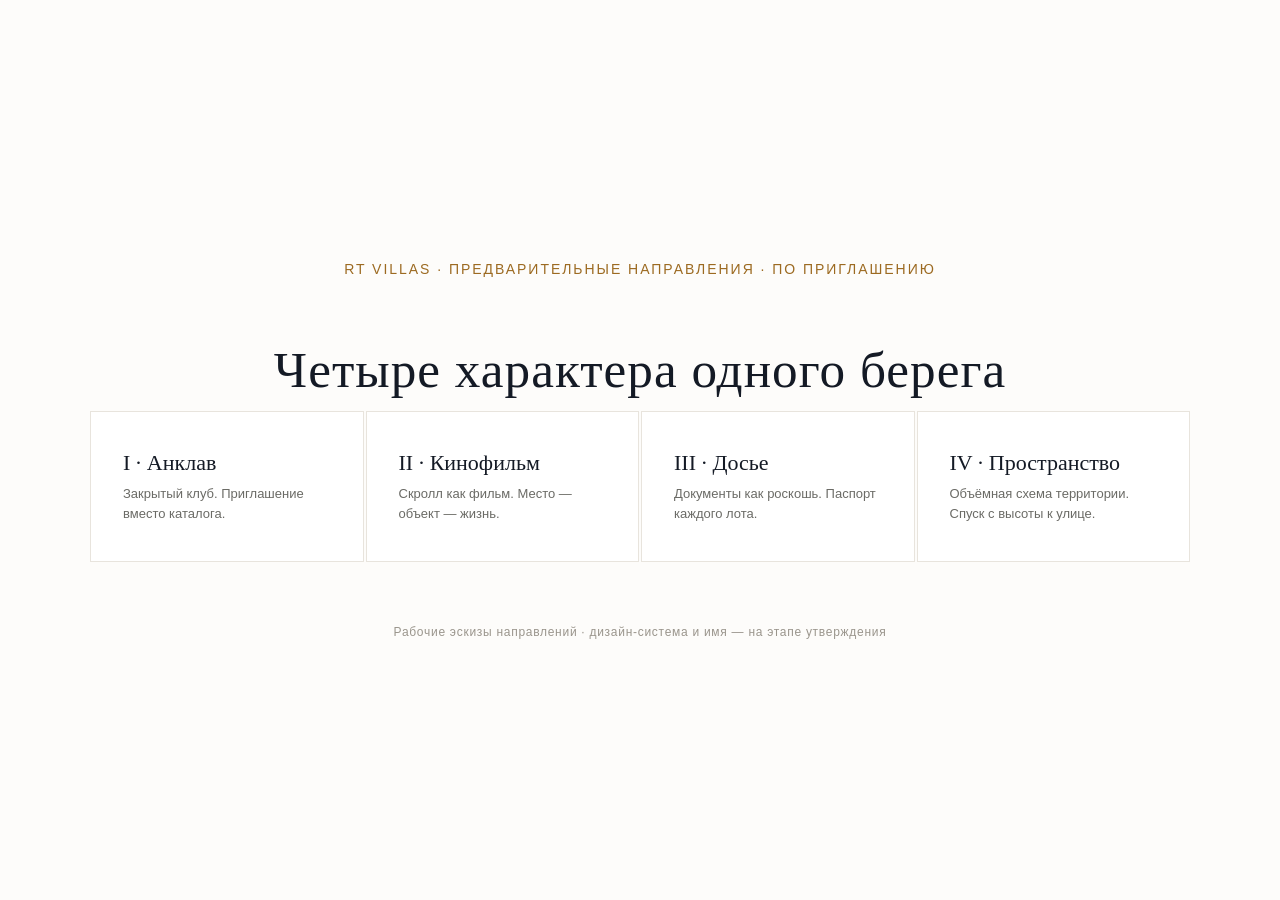
<file: index.html>
<!doctype html><html lang="ru"><head><meta charset="utf-8"><meta name="robots" content="noindex,nofollow"><meta name="viewport" content="width=device-width,initial-scale=1"><title>RT VILLAS — четыре направления</title>
<style>:root{--ink:#141a25;--bronze:#9c6a21;--paper:#fdfcfa}*{margin:0;padding:0;box-sizing:border-box}body{font-family:Georgia,'PT Serif',serif;background:var(--paper);color:var(--ink);min-height:100vh;display:flex;flex-direction:column;align-items:center;justify-content:center;padding:8vh 6vw}h1{font-size:clamp(28px,4vw,54px);font-weight:400;letter-spacing:.02em;margin-bottom:12px}p.sub{font-family:Inter,'Helvetica Neue',sans-serif;font-size:14px;letter-spacing:.14em;text-transform:uppercase;color:var(--bronze);margin-bottom:7vh}ul{list-style:none;display:grid;grid-template-columns:repeat(auto-fit,minmax(260px,1fr));gap:2px;width:100%;max-width:1100px}a{display:block;padding:38px 32px;background:#fff;border:1px solid #e8e4dd;text-decoration:none;color:var(--ink);transition:border-color .2s}a:hover{border-color:var(--bronze)}a b{display:block;font-size:22px;font-weight:400;margin-bottom:8px}a span{font-family:Inter,sans-serif;font-size:13px;color:#6b6b66;line-height:1.5}footer{margin-top:7vh;font-family:Inter,sans-serif;font-size:12px;color:#9a958c;letter-spacing:.06em}</style></head><body>
<p class="sub">RT Villas · предварительные направления · по приглашению</p>
<h1>Четыре характера одного берега</h1>
<ul>
<li><a href="a-enclave/"><b>I · Анклав</b><span>Закрытый клуб. Приглашение вместо каталога.</span></a></li>
<li><a href="b-cinema/"><b>II · Кинофильм</b><span>Скролл как фильм. Место — объект — жизнь.</span></a></li>
<li><a href="c-dossier/"><b>III · Досье</b><span>Документы как роскошь. Паспорт каждого лота.</span></a></li>
<li><a href="d-3d-world/"><b>IV · Пространство</b><span>Объёмная схема территории. Спуск с высоты к улице.</span></a></li>
</ul>
<footer>Рабочие эскизы направлений · дизайн-система и имя — на этапе утверждения</footer>
</body></html>
</file>
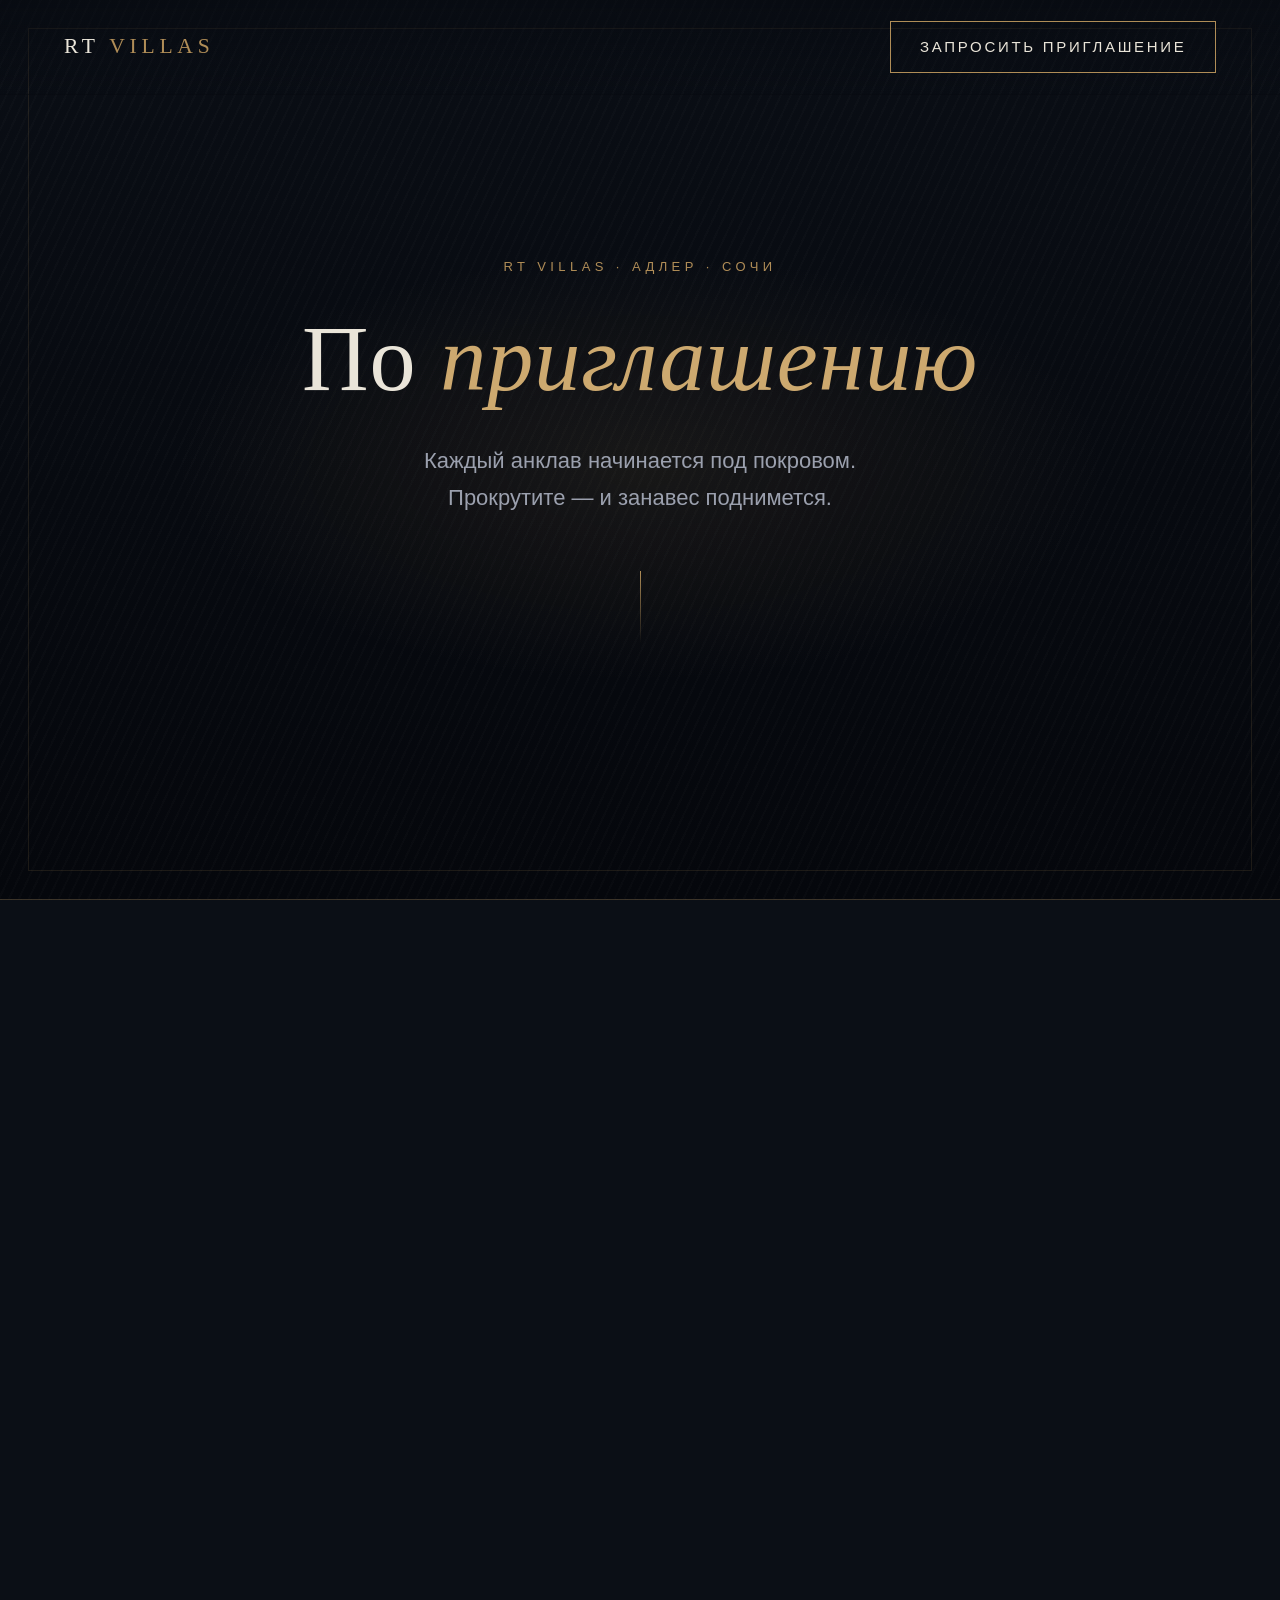
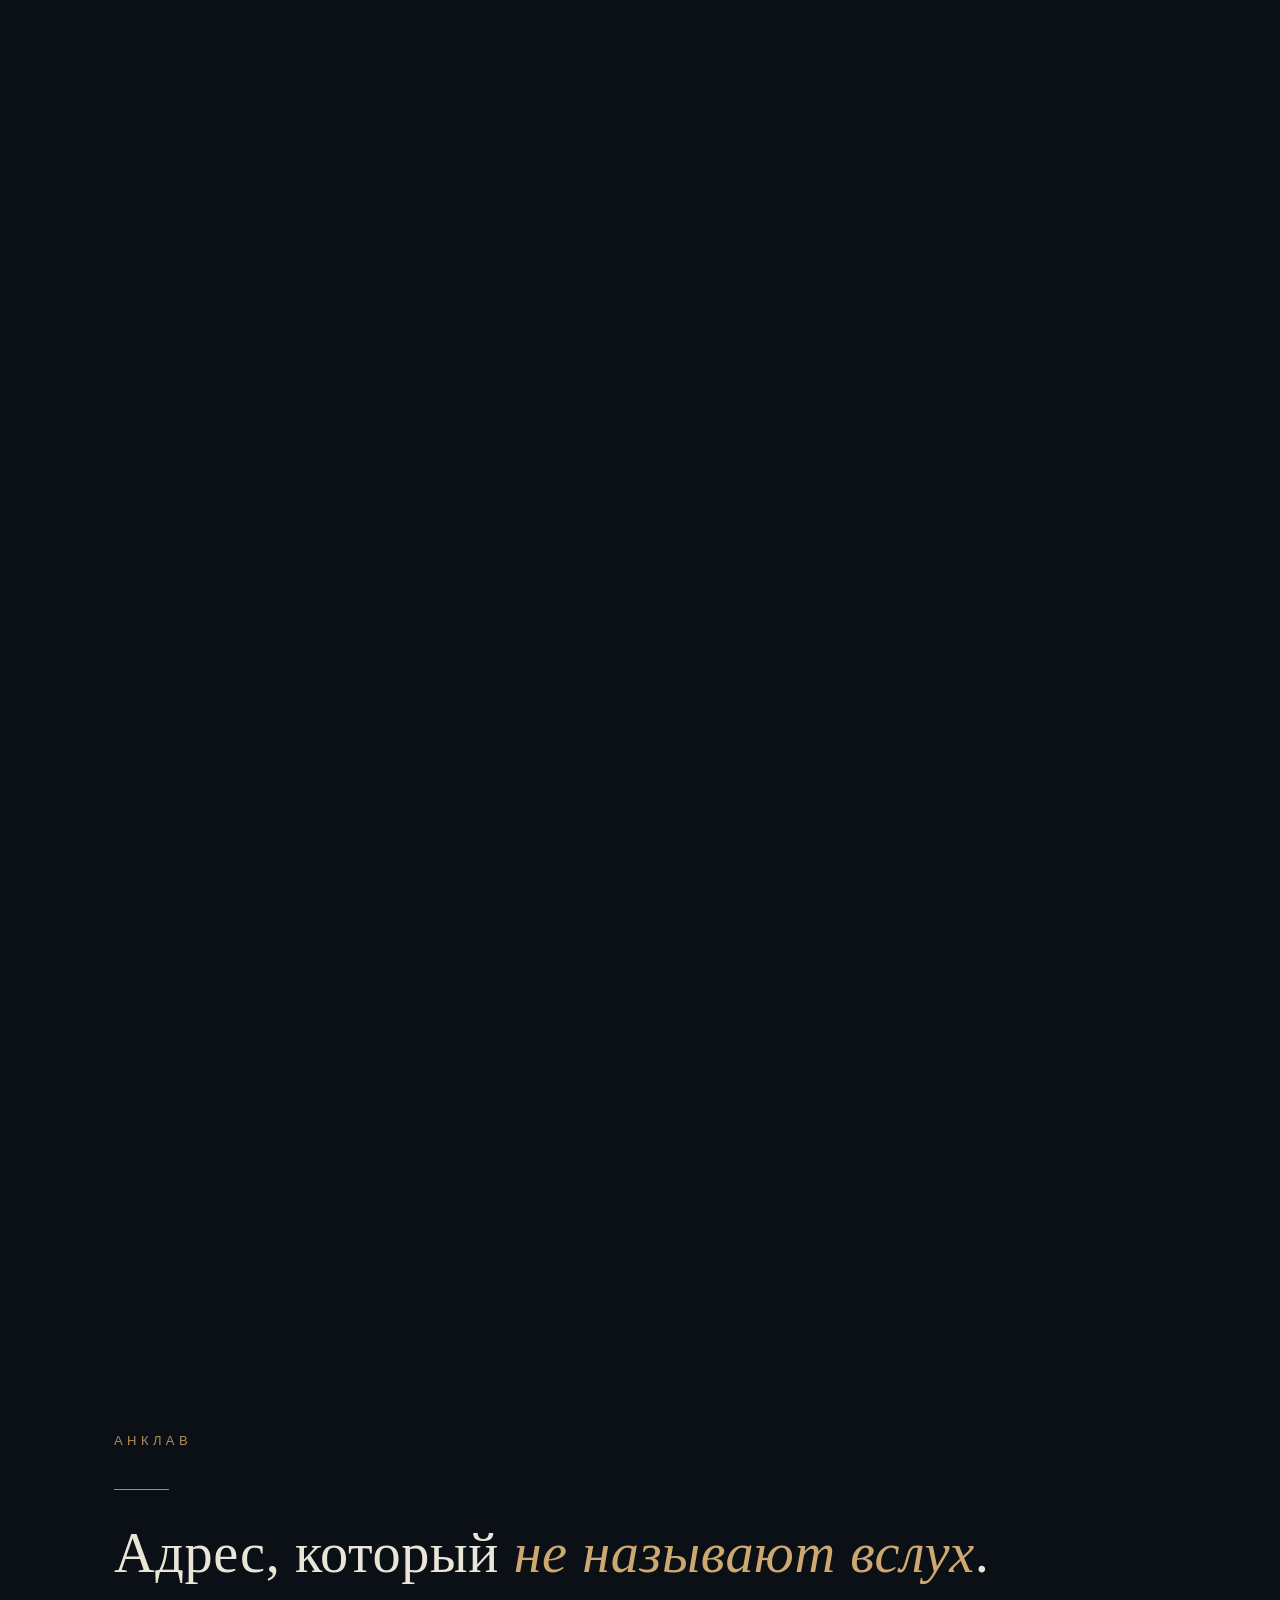
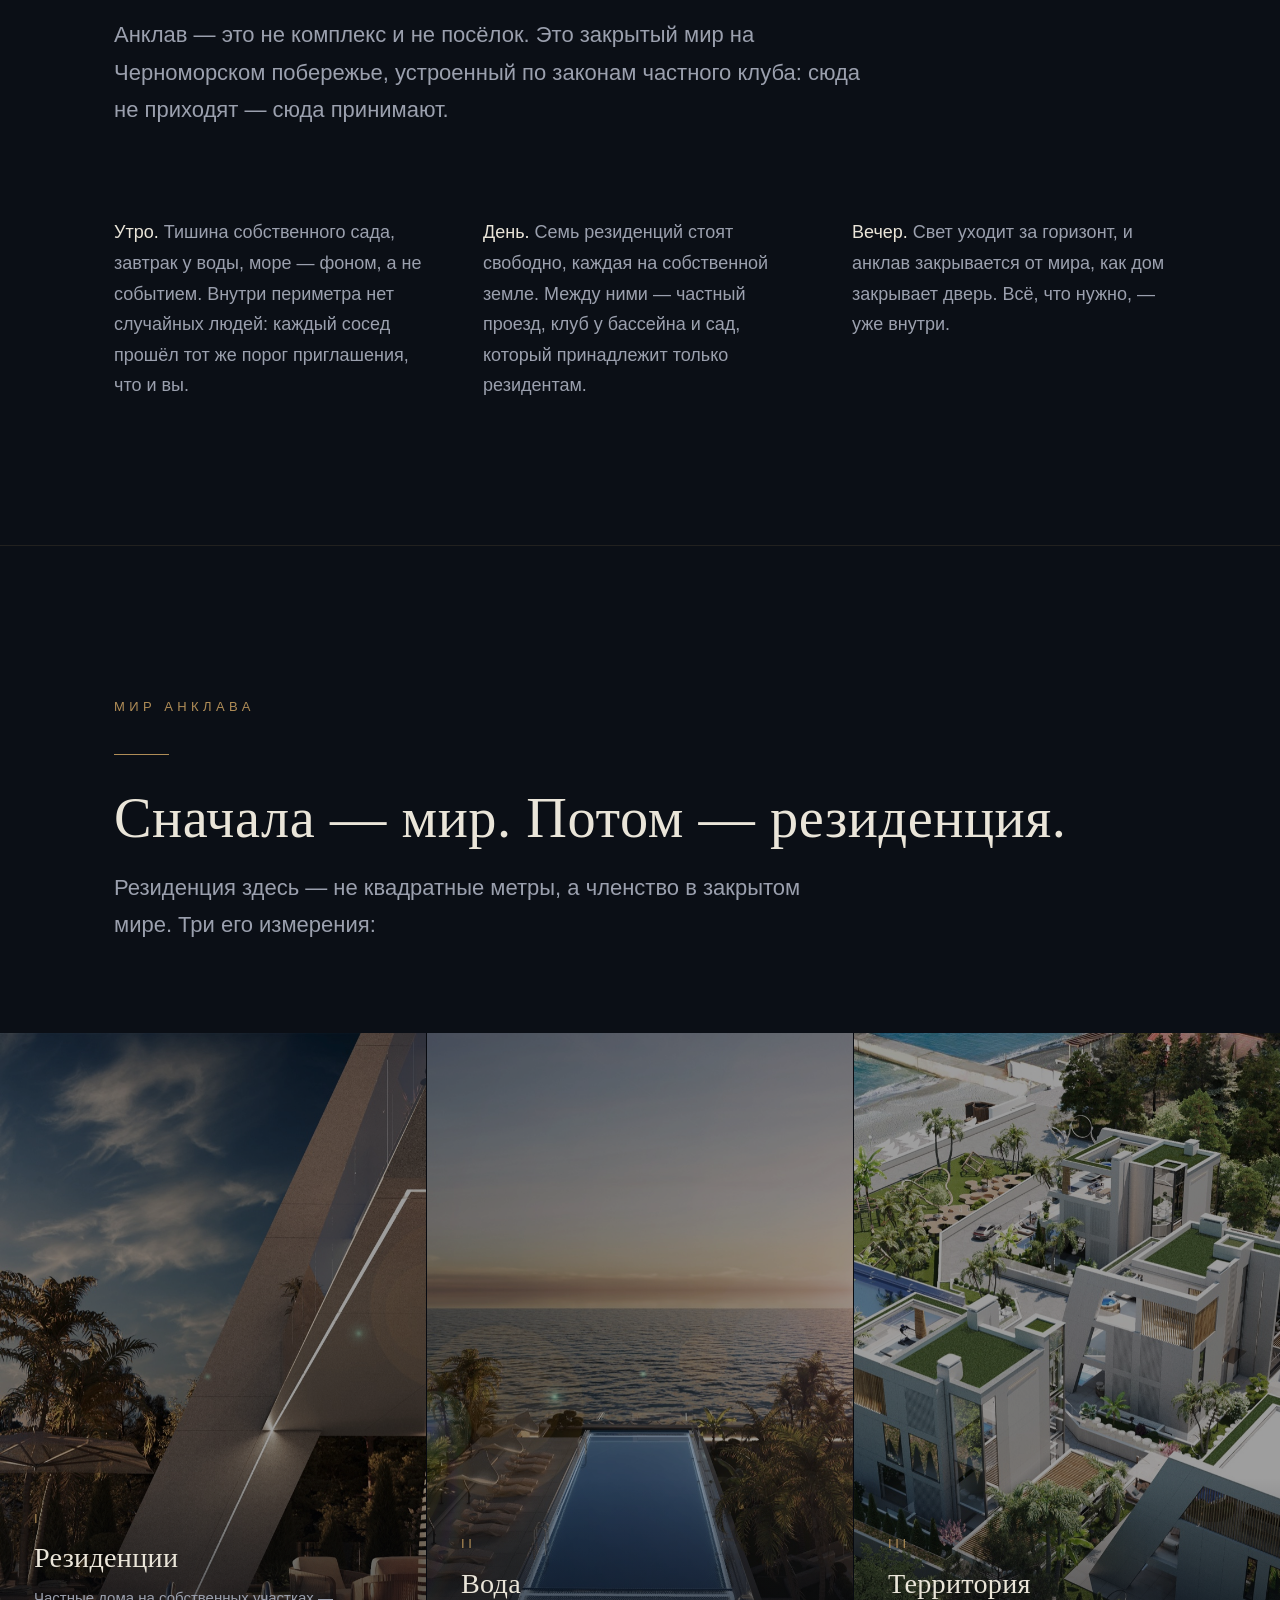
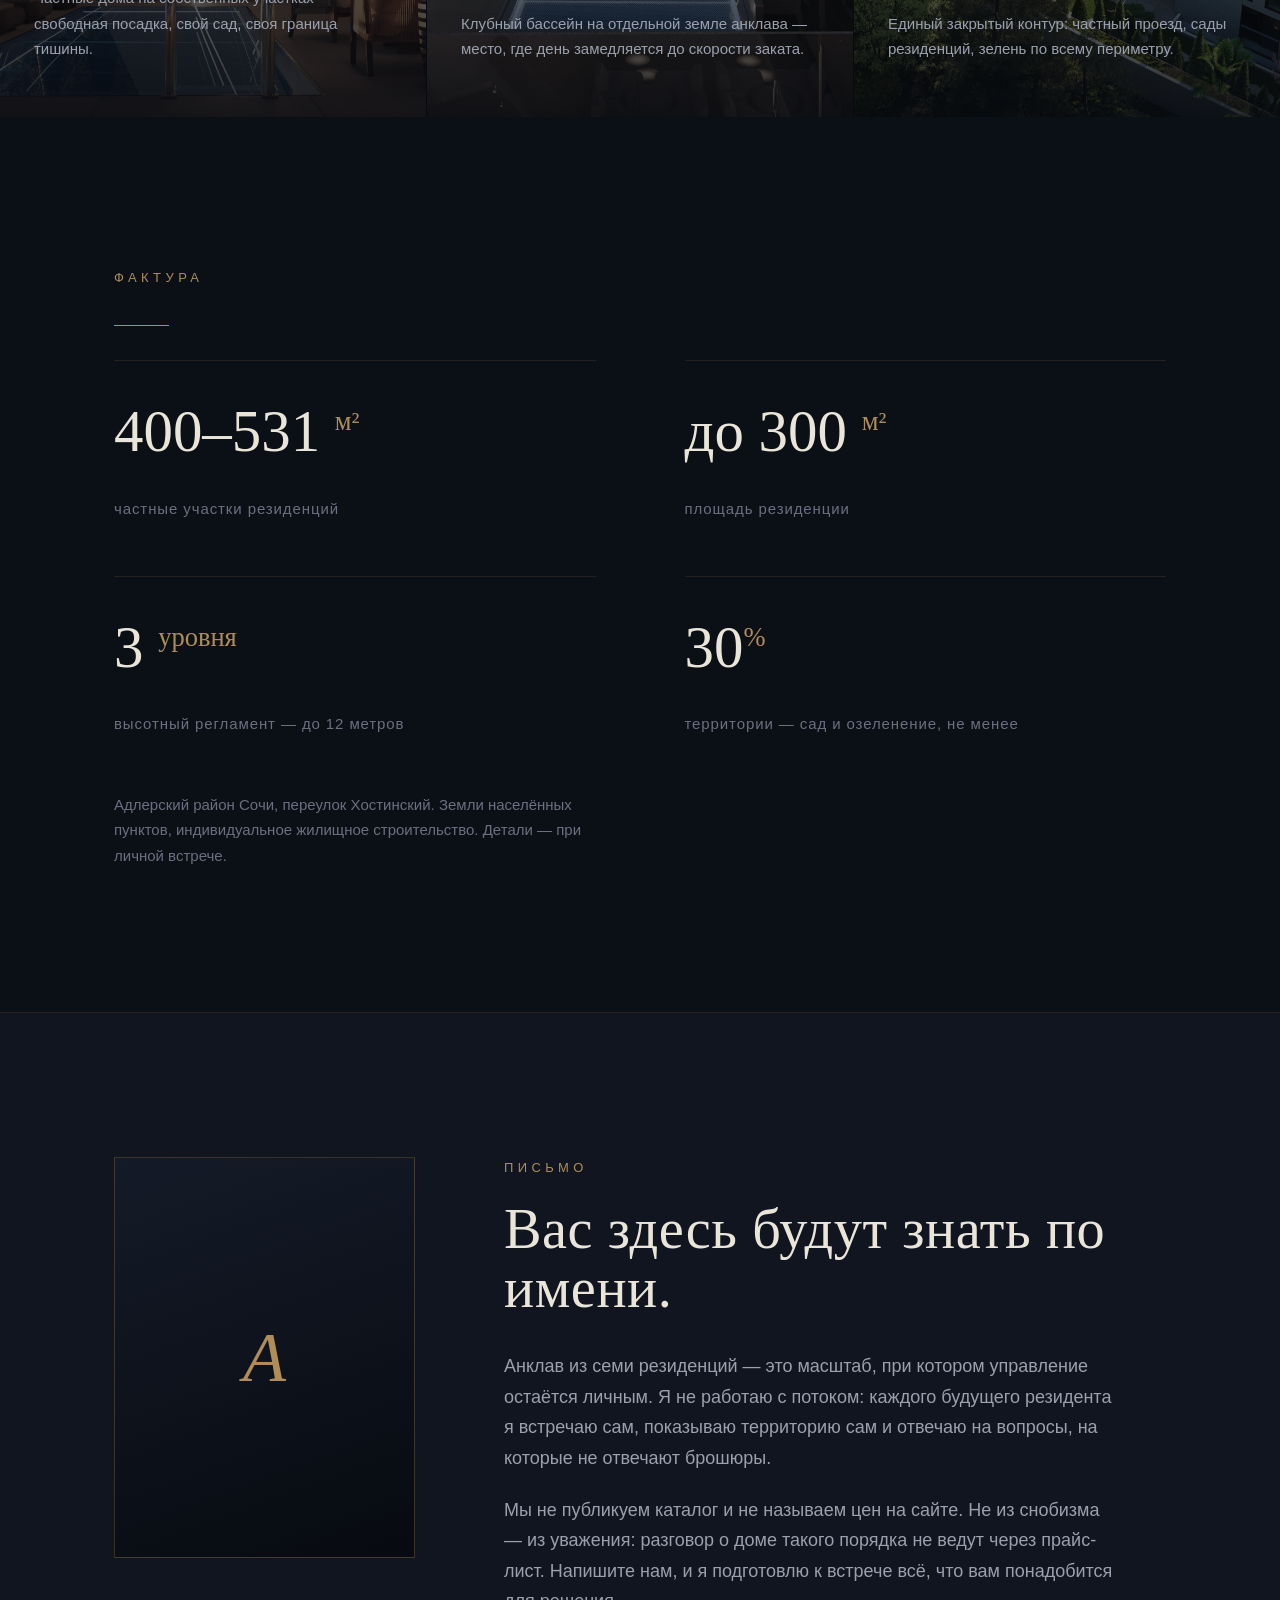
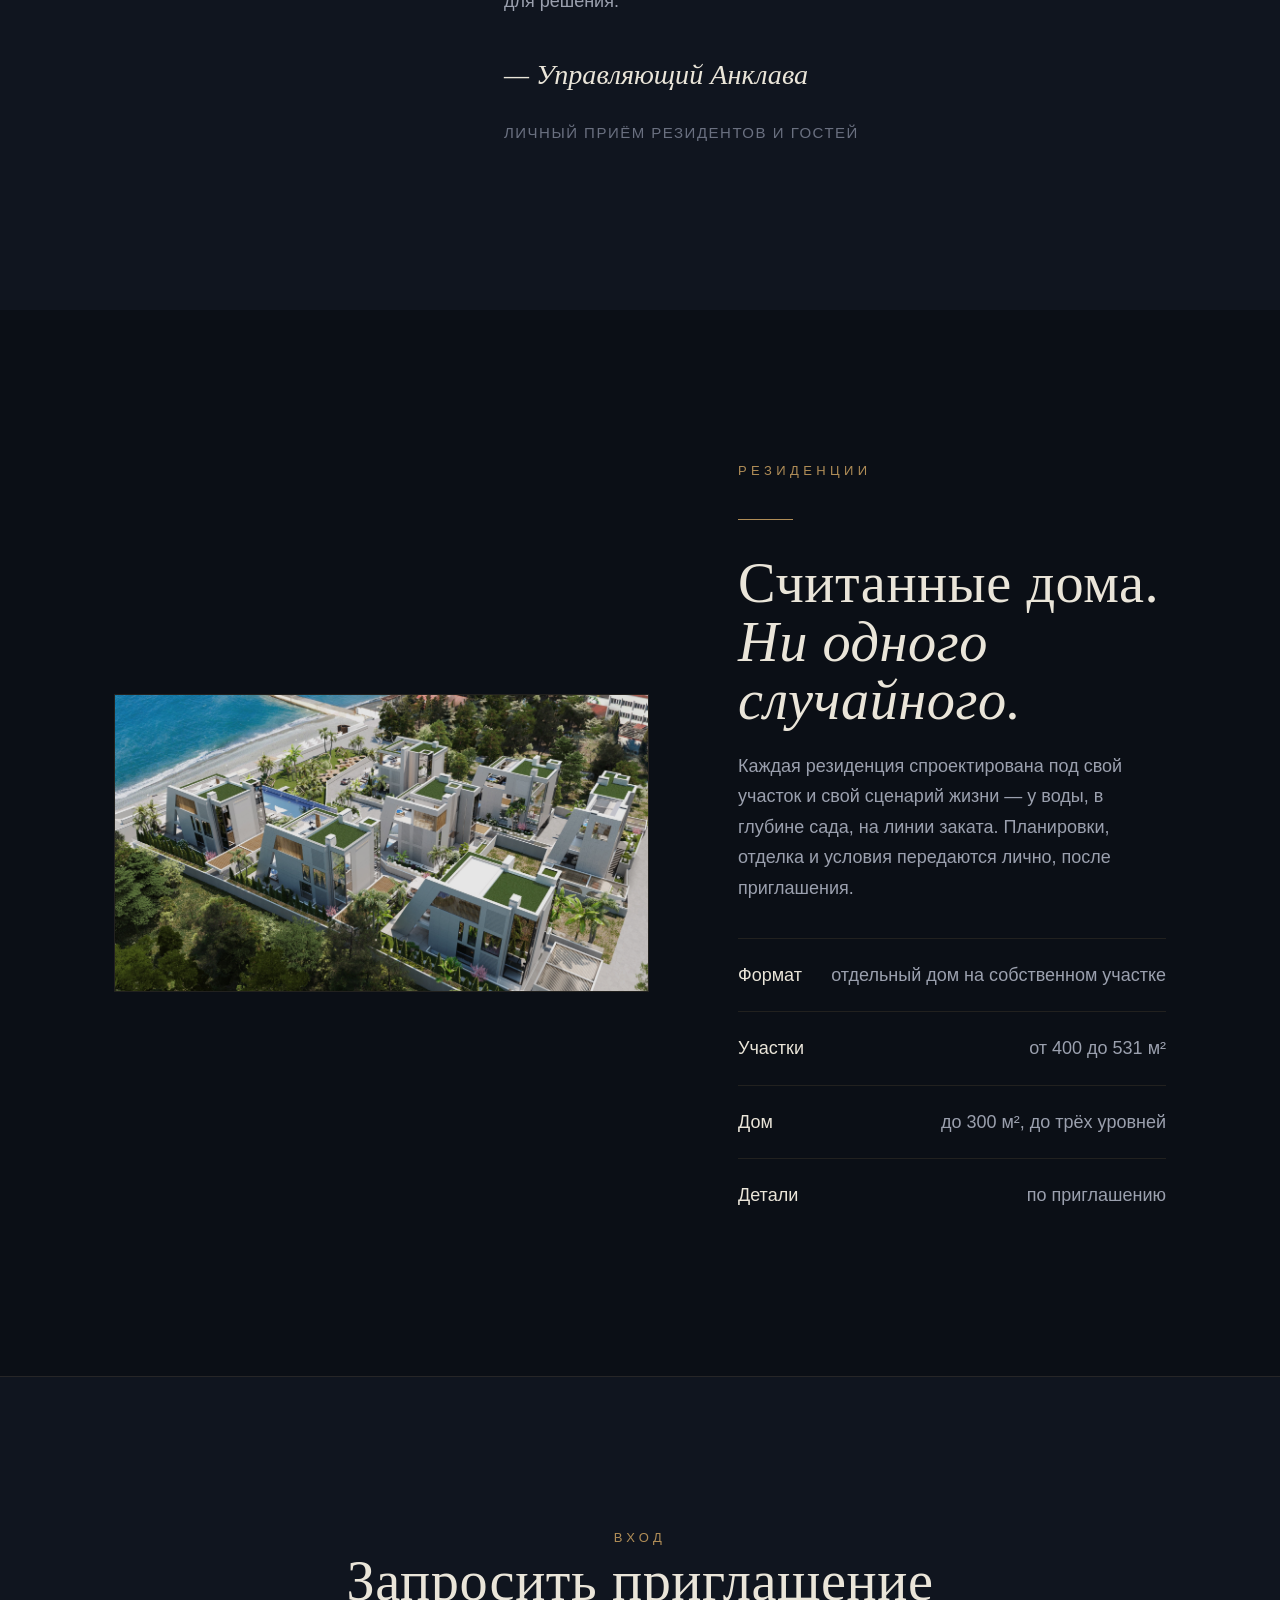
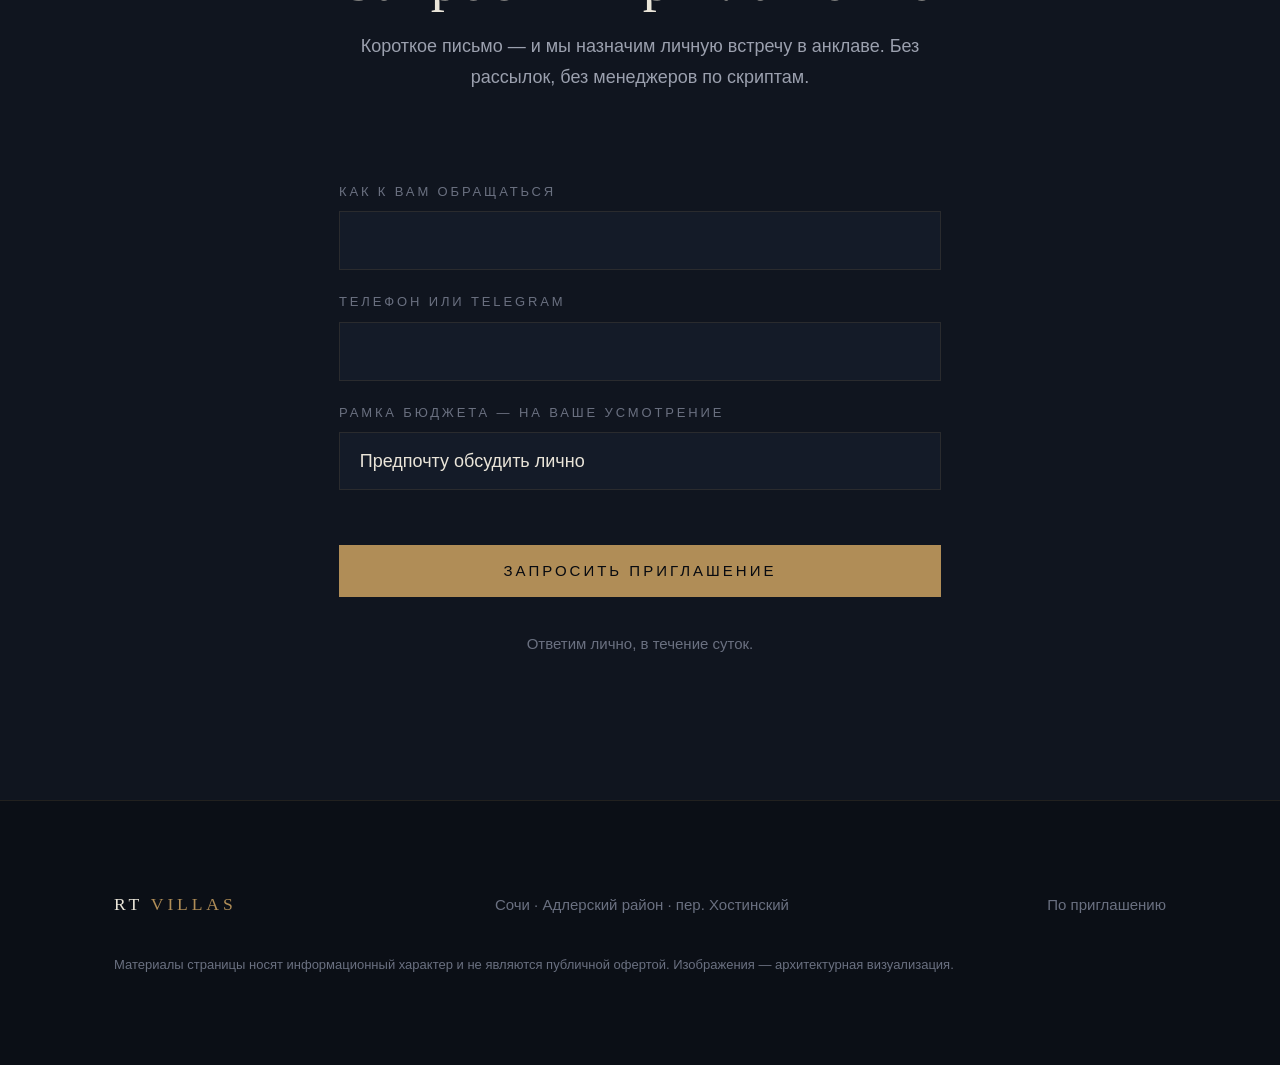
<file: a-enclave/index.html>
<!DOCTYPE html>
<html lang="ru">
<head>
<meta charset="utf-8">
<meta name="viewport" content="width=device-width, initial-scale=1">
<title>RT VILLAS — Анклав. По приглашению</title>
<meta name="description" content="Закрытый анклав частных резиденций на Черноморском побережье. Адлерский район, Сочи. Доступ — по приглашению.">
<link rel="stylesheet" href="tokens.css">
<style>
/* ============================================================
   Структурные стили. Палитра, типографика и отступы — в tokens.css.
   ============================================================ */
* { margin: 0; padding: 0; box-sizing: border-box; }

html { scroll-behavior: smooth; }

body {
  background: var(--c-canvas);
  color: var(--c-ink);
  font-family: var(--font-sans);
  font-size: var(--fs-body);
  font-weight: var(--fw-body);
  line-height: var(--lh-body);
  -webkit-font-smoothing: antialiased;
}

img { max-width: 100%; display: block; }

h1, h2, h3, .display {
  font-family: var(--font-display);
  font-weight: var(--fw-display);
  letter-spacing: var(--ls-display);
  line-height: var(--lh-display);
}

.eyebrow {
  font-family: var(--font-sans);
  font-size: var(--fs-eyebrow);
  letter-spacing: var(--ls-eyebrow);
  text-transform: uppercase;
  color: var(--c-accent);
}

.wrap { max-width: var(--content-max); margin: 0 auto; padding: 0 var(--pad-x); }
.narrow { max-width: var(--content-narrow); }

section { padding: var(--sp-7) 0; }

.rule { width: 55px; height: 1px; background: var(--c-accent); border: 0; margin: var(--sp-4) 0; }

/* ---------- плавные появления при прокрутке ---------- */
.reveal { opacity: 0; transform: translateY(22px); transition: opacity var(--dur-fade) var(--ease-quiet), transform var(--dur-fade) var(--ease-quiet); }
.reveal.is-in { opacity: 1; transform: none; }

/* ============================================================
   Шапка — прозрачная над обложкой, плотная после прокрутки.
   ============================================================ */
header {
  position: fixed; inset: 0 0 auto 0; z-index: 50;
  display: flex; align-items: center; justify-content: space-between;
  padding: var(--sp-3) var(--pad-x);
  background: linear-gradient(to bottom, rgba(7,10,16,.55), rgba(7,10,16,0));
  transition: background var(--dur-ui) var(--ease-quiet), border-color var(--dur-ui) var(--ease-quiet);
  border-bottom: 1px solid transparent;
}
header.is-solid {
  background: var(--c-header-solid);
  border-bottom: 1px solid var(--c-hairline-dim);
}
.wordmark {
  font-family: var(--font-display);
  font-size: 1.35rem; letter-spacing: 0.22em; color: var(--c-ink);
  text-decoration: none; white-space: nowrap;
}
.wordmark span { color: var(--c-accent); }
.cta {
  display: inline-block;
  font-family: var(--font-sans); font-size: var(--fs-small);
  letter-spacing: 0.18em; text-transform: uppercase;
  color: var(--c-ink); text-decoration: none;
  border: 1px solid var(--c-accent); border-radius: var(--radius);
  padding: 0.8em 1.9em;
  transition: background var(--dur-ui) var(--ease-quiet), color var(--dur-ui) var(--ease-quiet);
  white-space: nowrap;
}
.cta:hover { background: var(--c-accent); color: var(--c-veil); }

/* ============================================================
   Обложка — занавес поднимается при прокрутке.
   Текст поверх изображения всегда лежит на затемняющей подложке.
   ============================================================ */
.hero-track { height: var(--hero-track); position: relative; }
.hero-stage { position: sticky; top: 0; height: 100vh; overflow: hidden; }

.hero-img {
  position: absolute; inset: 0;
  background: var(--img-hero) center 38% / cover no-repeat;
  transform: scale(calc(1.07 - var(--unveil) * 0.07));
  filter: brightness(calc(0.72 + var(--unveil) * 0.28));
}
/* градиент у основания — текстовая зона остаётся читаемой */
.hero-img::after {
  content: ""; position: absolute; inset: 0;
  background: linear-gradient(to top, rgba(7,10,16,.82) 0%, rgba(7,10,16,.28) 34%, rgba(7,10,16,0) 60%);
}

.veil {
  position: absolute; inset: 0; z-index: 2;
  background:
    radial-gradient(ellipse 52% 34% at 50% 52%, rgba(176,141,87,0.10), transparent 70%),
    repeating-linear-gradient(115deg, rgba(234,229,217,0.017) 0 2px, transparent 2px 9px),
    linear-gradient(to bottom, #0A0E15, var(--c-veil) 55%, #05070C);
  transform: translateY(calc(var(--unveil) * -101%));
  border-bottom: 1px solid var(--c-hairline);
  display: flex; align-items: center; justify-content: center; text-align: center;
}
.veil::after {
  content: ""; position: absolute; inset: clamp(14px, 2.2vw, 30px);
  border: 1px solid var(--c-hairline-dim); pointer-events: none;
}
.veil-inner { padding: 0 var(--pad-x); max-width: 62rem; opacity: calc(1 - var(--unveil) * 1.6); }
.veil-inner .eyebrow { display: block; margin-bottom: var(--sp-4); }
.veil h1 { font-size: var(--fs-display); color: var(--c-ink); }
.veil h1 em { font-style: italic; color: var(--c-accent-bright); }
.veil p { margin-top: var(--sp-4); color: var(--c-ink-dim); font-size: var(--fs-lead); }
.scroll-cue {
  margin: var(--sp-5) auto 0; width: 1px; height: 72px;
  background: linear-gradient(to bottom, var(--c-accent), transparent);
}

/* подпись поверх открывшегося кадра — на затемняющей подложке */
.hero-chapter {
  position: absolute; z-index: 3; left: var(--pad-x); bottom: 9vh;
  max-width: 34rem;
  background: var(--c-scrim);
  -webkit-backdrop-filter: blur(6px); backdrop-filter: blur(6px);
  border-left: 1px solid var(--c-accent);
  padding: var(--sp-4) var(--sp-5) var(--sp-4) var(--sp-4);
  opacity: calc((var(--unveil) - 0.45) * 3);
  transform: translateY(calc((1 - var(--unveil)) * 30px));
}
.hero-chapter .eyebrow { display: block; margin-bottom: var(--sp-2); }
.hero-chapter p { font-family: var(--font-display); font-size: var(--fs-h3); line-height: 1.3; }

/* ============================================================
   Манифест — ключевой текст на первой плотной секции.
   ============================================================ */
.manifesto { text-align: left; border-bottom: 1px solid var(--c-hairline-dim); }
.manifesto h2 { font-size: var(--fs-h2); max-width: 18em; }
.manifesto h2 em { font-style: italic; color: var(--c-accent-bright); }
.manifesto .lead { font-size: var(--fs-lead); color: var(--c-ink-dim); max-width: var(--measure); margin-top: var(--sp-4); }
.manifesto .cols {
  display: grid; grid-template-columns: repeat(auto-fit, minmax(280px, 1fr));
  gap: var(--sp-5); margin-top: var(--sp-6);
}
.manifesto .cols p { color: var(--c-ink-dim); font-size: var(--fs-body); }
.manifesto .cols strong { color: var(--c-ink); font-weight: 500; }

/* ============================================================
   Мир — три вертикали образа жизни.
   ============================================================ */
.world { padding-bottom: 0; }
.world-head { margin-bottom: var(--sp-6); }
.world-head h2 { font-size: var(--fs-h2); }
.world-head p { color: var(--c-ink-dim); max-width: var(--measure); margin-top: var(--sp-3); font-size: var(--fs-lead); }
.verticals { display: flex; min-height: 76vh; }
.vertical {
  position: relative; flex: 1 1 0; overflow: hidden;
  border-right: 1px solid rgba(7,10,16,.9);
  transition: flex var(--dur-fade) var(--ease-quiet);
  display: flex; align-items: flex-end;
  min-height: 76vh;
}
.vertical:last-child { border-right: 0; }
.vertical:hover { flex: 2.6 1 0; }
.vertical .bg { position: absolute; inset: 0; background-size: cover; background-position: center; filter: brightness(.62) saturate(.92); transition: filter var(--dur-fade) var(--ease-quiet); }
.vertical:hover .bg { filter: brightness(.8) saturate(1); }
.v-res .bg   { background-image: var(--img-night); }
.v-water .bg { background-image: var(--img-hero); background-position: center 60%; }
.v-land .bg  { background-image: var(--img-aerial); }
.vertical .label {
  position: relative; z-index: 2; width: 100%;
  padding: var(--sp-5) var(--sp-4);
  background: linear-gradient(to top, var(--c-scrim-strong), transparent);
}
.vertical .label h3 { font-size: var(--fs-h3); }
.vertical .label p { color: var(--c-ink-dim); font-size: var(--fs-small); margin-top: var(--sp-2); max-width: 26em; }
.vertical .label .eyebrow { display: block; margin-bottom: var(--sp-2); letter-spacing: 0.28em; }

/* ============================================================
   Фактура — ключевые цифры.
   ============================================================ */
.facts { border-bottom: 1px solid var(--c-hairline-dim); }
.facts-grid { display: grid; grid-template-columns: repeat(auto-fit, minmax(min(100%, 430px), 1fr)); gap: var(--sp-5) var(--sp-6); }
.fact { border-top: 1px solid var(--c-hairline-dim); padding-top: var(--sp-3); }
.fact .num { font-family: var(--font-display); font-size: var(--fs-stat); color: var(--c-ink); white-space: nowrap; }
.fact .num sup { font-size: 45%; color: var(--c-accent); }
.fact .cap { color: var(--c-ink-faint); font-size: var(--fs-small); margin-top: var(--sp-2); letter-spacing: 0.06em; }
.facts .note { margin-top: var(--sp-5); color: var(--c-ink-faint); font-size: var(--fs-small); max-width: var(--measure); }

/* ============================================================
   Письмо управляющего.
   ============================================================ */
.host { background: var(--c-panel); }
.host-grid { display: grid; grid-template-columns: minmax(200px, 1fr) 2.2fr; gap: var(--sp-6); align-items: start; }
.medallion {
  aspect-ratio: 3 / 4; border: 1px solid var(--c-hairline);
  display: flex; align-items: center; justify-content: center;
  background: linear-gradient(160deg, var(--c-panel-2), var(--c-veil));
}
.medallion span { font-family: var(--font-display); font-size: 4.4rem; color: var(--c-accent); font-style: italic; }
.letter .eyebrow { display: block; margin-bottom: var(--sp-3); }
.letter h2 { font-size: var(--fs-h2); margin-bottom: var(--sp-4); }
.letter p { color: var(--c-ink-dim); max-width: var(--measure); margin-bottom: var(--sp-3); }
.letter .sig { margin-top: var(--sp-4); font-family: var(--font-display); font-style: italic; font-size: var(--fs-h3); color: var(--c-ink); }
.letter .sig-role { color: var(--c-ink-faint); font-size: var(--fs-small); margin-top: var(--sp-1); letter-spacing: 0.1em; text-transform: uppercase; }

/* ============================================================
   Резиденции — детали передаются лично.
   ============================================================ */
.residences .split { display: grid; grid-template-columns: 1.25fr 1fr; gap: var(--sp-6); align-items: center; }
.residences figure { border: 1px solid var(--c-hairline-dim); }
.residences figure img { filter: brightness(.9); }
.residences h2 { font-size: var(--fs-h2); }
.residences p { color: var(--c-ink-dim); margin-top: var(--sp-3); max-width: var(--measure); }
.residences .quiet-list { list-style: none; margin-top: var(--sp-4); }
.residences .quiet-list li {
  padding: var(--sp-3) 0; border-top: 1px solid var(--c-hairline-dim);
  color: var(--c-ink); display: flex; justify-content: space-between; gap: var(--sp-3);
  font-size: var(--fs-body);
}
.residences .quiet-list li span:last-child { color: var(--c-ink-dim); text-align: right; }

/* ============================================================
   Приглашение — единственная форма на странице.
   ============================================================ */
.invite { background: var(--c-panel); border-top: 1px solid var(--c-hairline-dim); }
.invite .narrow { text-align: center; margin: 0 auto; }
.invite h2 { font-size: var(--fs-h2); }
.invite .sub { color: var(--c-ink-dim); margin: var(--sp-3) auto var(--sp-6); max-width: var(--measure); }
.invite form { display: grid; gap: var(--sp-3); text-align: left; }
.invite label { font-size: var(--fs-eyebrow); letter-spacing: 0.22em; text-transform: uppercase; color: var(--c-ink-faint); }
.invite input, .invite select {
  width: 100%; background: var(--c-panel-2); color: var(--c-ink);
  border: 1px solid var(--c-hairline-dim); border-radius: var(--radius);
  padding: 1em 1.1em; font-family: var(--font-sans); font-size: var(--fs-body);
  appearance: none; -webkit-appearance: none;
}
.invite input:focus, .invite select:focus { outline: none; border-color: var(--c-accent); }
.invite .field { display: grid; gap: var(--sp-1); }
.invite button {
  margin-top: var(--sp-4); cursor: pointer;
  background: var(--c-accent); color: var(--c-veil);
  border: 1px solid var(--c-accent); border-radius: var(--radius);
  padding: 1.1em 2em; font-size: var(--fs-small);
  letter-spacing: 0.2em; text-transform: uppercase; font-family: var(--font-sans);
  transition: background var(--dur-ui) var(--ease-quiet);
}
.invite button:hover { background: var(--c-accent-bright); }
.invite .promise { margin-top: var(--sp-4); color: var(--c-ink-faint); font-size: var(--fs-small); text-align: center; }

/* ============================================================
   Подвал
   ============================================================ */
footer { padding: var(--sp-6) 0; border-top: 1px solid var(--c-hairline-dim); }
.foot-row { display: flex; flex-wrap: wrap; gap: var(--sp-4); justify-content: space-between; align-items: baseline; }
footer .wordmark { font-size: 1.1rem; }
footer p { color: var(--c-ink-faint); font-size: var(--fs-small); }
footer .legal { margin-top: var(--sp-4); color: var(--c-ink-faint); font-size: 0.8125rem; }

/* ---------- адаптив ---------- */
@media (max-width: 900px) {
  .verticals { flex-direction: column; min-height: 0; }
  .vertical, .vertical:hover { flex: 1 1 auto; min-height: 46vh; }
  .vertical { border-right: 0; border-bottom: 1px solid rgba(7,10,16,.9); }
  .host-grid, .residences .split { grid-template-columns: 1fr; }
  .medallion { max-width: 260px; }
  .hero-chapter { right: var(--pad-x); }
}

/* без JS занавес остаётся полупрозрачным, страница читается целиком */
</style>
<noscript><style>.veil { opacity: 0.9; } .hero-track { height: 100vh; }</style></noscript>
</head>
<body>

<header id="top">
  <a class="wordmark" href="#top">RT&nbsp;<span>VILLAS</span></a>
  <a class="cta" href="#invite">Запросить приглашение</a>
</header>

<!-- ==================== Обложка ==================== -->
<div class="hero-track" id="hero">
  <div class="hero-stage">
    <div class="hero-img" role="img" aria-label="Резиденция анклава на закате, вид на море"></div>

    <div class="hero-chapter">
      <span class="eyebrow">Занавес поднимается</span>
      <p>То, что скрывали от посторонних глаз, открывается&nbsp;— тем, кого здесь ждут.</p>
    </div>

    <div class="veil">
      <div class="veil-inner">
        <span class="eyebrow">RT Villas · Адлер · Сочи</span>
        <h1>По&nbsp;<em>приглашению</em></h1>
        <p>Каждый анклав начинается под покровом.<br>Прокрутите — и занавес поднимется.</p>
        <div class="scroll-cue" aria-hidden="true"></div>
      </div>
    </div>
  </div>
</div>

<!-- ==================== Манифест ==================== -->
<section class="manifesto">
  <div class="wrap">
    <span class="eyebrow reveal">Анклав</span>
    <hr class="rule reveal">
    <h2 class="reveal">Адрес, который <em>не называют вслух</em>.</h2>
    <p class="lead reveal">Анклав — это не комплекс и не посёлок. Это закрытый мир на Черноморском побережье, устроенный по законам частного клуба: сюда не приходят — сюда принимают.</p>
    <div class="cols">
      <p class="reveal"><strong>Утро.</strong> Тишина собственного сада, завтрак у воды, море — фоном, а не событием. Внутри периметра нет случайных людей: каждый сосед прошёл тот же порог приглашения, что и вы.</p>
      <p class="reveal"><strong>День.</strong> Семь резиденций стоят свободно, каждая на собственной земле. Между ними — частный проезд, клуб у бассейна и сад, который принадлежит только резидентам.</p>
      <p class="reveal"><strong>Вечер.</strong> Свет уходит за горизонт, и анклав закрывается от мира, как дом закрывает дверь. Всё, что нужно, — уже внутри.</p>
    </div>
  </div>
</section>

<!-- ==================== Мир анклава ==================== -->
<section class="world">
  <div class="wrap world-head">
    <span class="eyebrow reveal">Мир анклава</span>
    <hr class="rule reveal">
    <h2 class="reveal">Сначала — мир. Потом — резиденция.</h2>
    <p class="reveal">Резиденция здесь — не квадратные метры, а членство в закрытом мире. Три его измерения:</p>
  </div>
  <div class="verticals">
    <div class="vertical v-res reveal">
      <div class="bg"></div>
      <div class="label">
        <span class="eyebrow">I</span>
        <h3>Резиденции</h3>
        <p>Частные дома на собственных участках — свободная посадка, свой сад, своя граница тишины.</p>
      </div>
    </div>
    <div class="vertical v-water reveal">
      <div class="bg"></div>
      <div class="label">
        <span class="eyebrow">II</span>
        <h3>Вода</h3>
        <p>Клубный бассейн на отдельной земле анклава — место, где день замедляется до скорости заката.</p>
      </div>
    </div>
    <div class="vertical v-land reveal">
      <div class="bg"></div>
      <div class="label">
        <span class="eyebrow">III</span>
        <h3>Территория</h3>
        <p>Единый закрытый контур: частный проезд, сады резиденций, зелень по всему периметру.</p>
      </div>
    </div>
  </div>
</section>

<!-- ==================== Фактура ==================== -->
<section class="facts">
  <div class="wrap">
    <span class="eyebrow reveal">Фактура</span>
    <hr class="rule reveal">
    <div class="facts-grid">
      <div class="fact reveal">
        <div class="num">400–531 <sup>м²</sup></div>
        <div class="cap">частные участки резиденций</div>
      </div>
      <div class="fact reveal">
        <div class="num">до 300 <sup>м²</sup></div>
        <div class="cap">площадь резиденции</div>
      </div>
      <div class="fact reveal">
        <div class="num">3 <sup>уровня</sup></div>
        <div class="cap">высотный регламент — до 12 метров</div>
      </div>
      <div class="fact reveal">
        <div class="num">30<sup>%</sup></div>
        <div class="cap">территории — сад и озеленение, не менее</div>
      </div>
    </div>
    <p class="note reveal">Адлерский район Сочи, переулок Хостинский. Земли населённых пунктов, индивидуальное жилищное строительство. Детали — при личной встрече.</p>
  </div>
</section>

<!-- ==================== Письмо ==================== -->
<section class="host">
  <div class="wrap host-grid">
    <div class="medallion reveal" aria-label="Управляющий анклава"><span>А</span></div>
    <div class="letter">
      <span class="eyebrow reveal">Письмо</span>
      <h2 class="reveal">Вас здесь будут знать по имени.</h2>
      <p class="reveal">Анклав из семи резиденций — это масштаб, при котором управление остаётся личным. Я не работаю с потоком: каждого будущего резидента я встречаю сам, показываю территорию сам и отвечаю на вопросы, на которые не отвечают брошюры.</p>
      <p class="reveal">Мы не публикуем каталог и не называем цен на сайте. Не из снобизма — из уважения: разговор о доме такого порядка не ведут через прайс-лист. Напишите нам, и я подготовлю к встрече всё, что вам понадобится для решения.</p>
      <p class="sig reveal">— Управляющий Анклава</p>
      <p class="sig-role reveal">Личный приём резидентов и гостей</p>
    </div>
  </div>
</section>

<!-- ==================== Резиденции ==================== -->
<section class="residences">
  <div class="wrap split">
    <figure class="reveal">
      <img src="assets/aerial-seafront.jpg" alt="Анклав с высоты: резиденции у побережья" loading="lazy">
    </figure>
    <div>
      <span class="eyebrow reveal">Резиденции</span>
      <hr class="rule reveal">
      <h2 class="reveal">Считанные дома. <em>Ни одного случайного.</em></h2>
      <p class="reveal">Каждая резиденция спроектирована под свой участок и свой сценарий жизни — у воды, в глубине сада, на линии заката. Планировки, отделка и условия передаются лично, после приглашения.</p>
      <ul class="quiet-list reveal">
        <li><span>Формат</span><span>отдельный дом на собственном участке</span></li>
        <li><span>Участки</span><span>от 400 до 531 м²</span></li>
        <li><span>Дом</span><span>до 300 м², до трёх уровней</span></li>
        <li><span>Детали</span><span>по приглашению</span></li>
      </ul>
    </div>
  </div>
</section>

<!-- ==================== Приглашение ==================== -->
<section class="invite" id="invite">
  <div class="wrap narrow">
    <span class="eyebrow reveal">Вход</span>
    <h2 class="reveal">Запросить приглашение</h2>
    <p class="sub reveal">Короткое письмо — и мы назначим личную встречу в анклаве. Без рассылок, без менеджеров по скриптам.</p>
    <form onsubmit="return false" class="reveal">
      <div class="field">
        <label for="f-name">Как к вам обращаться</label>
        <input id="f-name" name="name" type="text" autocomplete="name">
      </div>
      <div class="field">
        <label for="f-contact">Телефон или Telegram</label>
        <input id="f-contact" name="contact" type="text" autocomplete="tel">
      </div>
      <div class="field">
        <label for="f-budget">Рамка бюджета — на ваше усмотрение</label>
        <select id="f-budget" name="budget">
          <option value="">Предпочту обсудить лично</option>
          <option>До 300 млн ₽</option>
          <option>300–700 млн ₽</option>
          <option>Свыше 700 млн ₽</option>
        </select>
      </div>
      <button type="submit">Запросить приглашение</button>
    </form>
    <p class="promise reveal">Ответим лично, в течение суток.</p>
  </div>
</section>

<footer>
  <div class="wrap">
    <div class="foot-row">
      <a class="wordmark" href="#top">RT&nbsp;<span>VILLAS</span></a>
      <p>Сочи · Адлерский район · пер. Хостинский</p>
      <p>По приглашению</p>
    </div>
    <p class="legal">Материалы страницы носят информационный характер и не являются публичной офертой. Изображения — архитектурная визуализация.</p>
  </div>
</footer>

<script>
(function () {
  var root = document.documentElement;
  var hero = document.getElementById('hero');
  var header = document.querySelector('header');

  /* прокрутка обложки: переменная --unveil идёт от 0 к 1 */
  var ticking = false;
  function onScroll() {
    if (ticking) return;
    ticking = true;
    requestAnimationFrame(function () {
      var rect = hero.getBoundingClientRect();
      var track = rect.height - window.innerHeight;
      var p = track > 0 ? Math.min(1, Math.max(0, -rect.top / track)) : 1;
      root.style.setProperty('--unveil', p.toFixed(4));
      /* шапка становится плотной после обложки */
      header.classList.toggle('is-solid', rect.bottom <= window.innerHeight * 1.02);
      ticking = false;
    });
  }
  window.addEventListener('scroll', onScroll, { passive: true });
  onScroll();

  /* плавные появления секций */
  var io = new IntersectionObserver(function (entries) {
    entries.forEach(function (e) {
      if (e.isIntersecting) { e.target.classList.add('is-in'); io.unobserve(e.target); }
    });
  }, { threshold: 0.12 });
  document.querySelectorAll('.reveal').forEach(function (el) { io.observe(el); });
})();
</script>
</body>
</html>
</file>
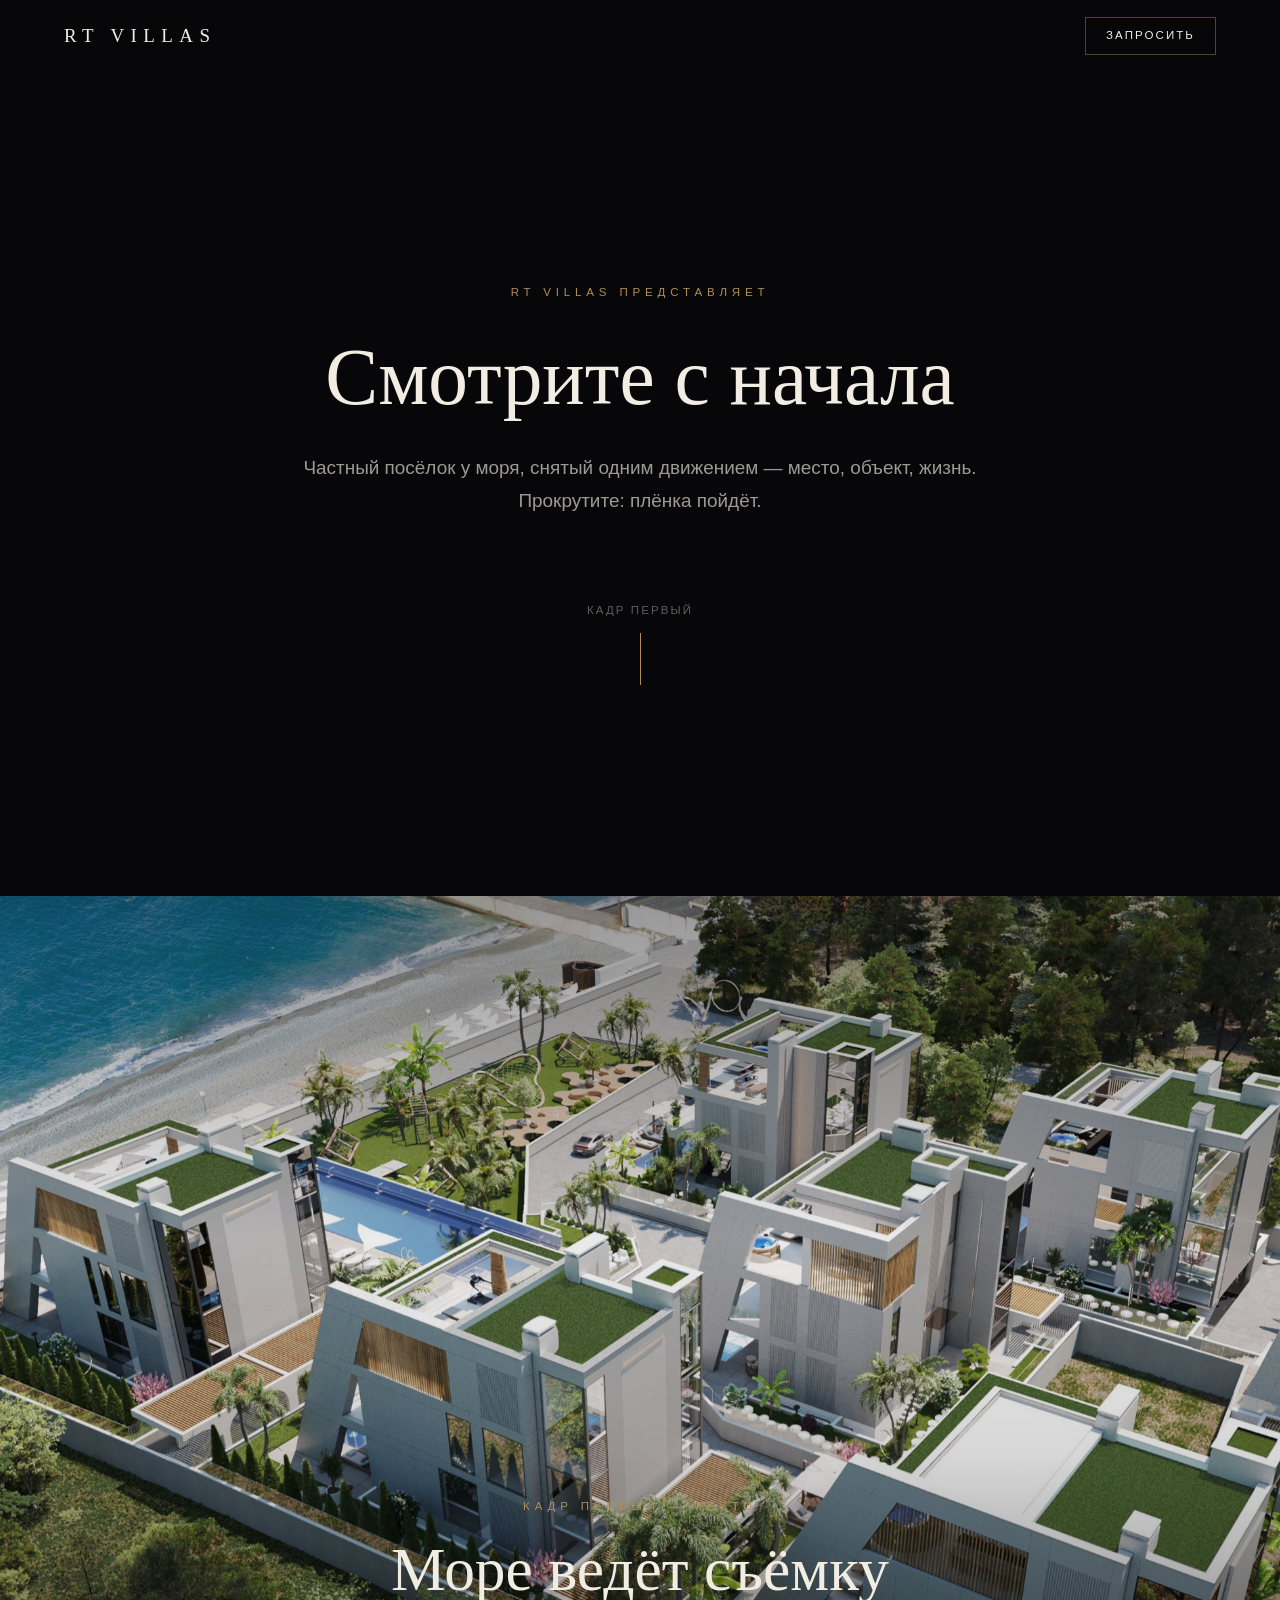
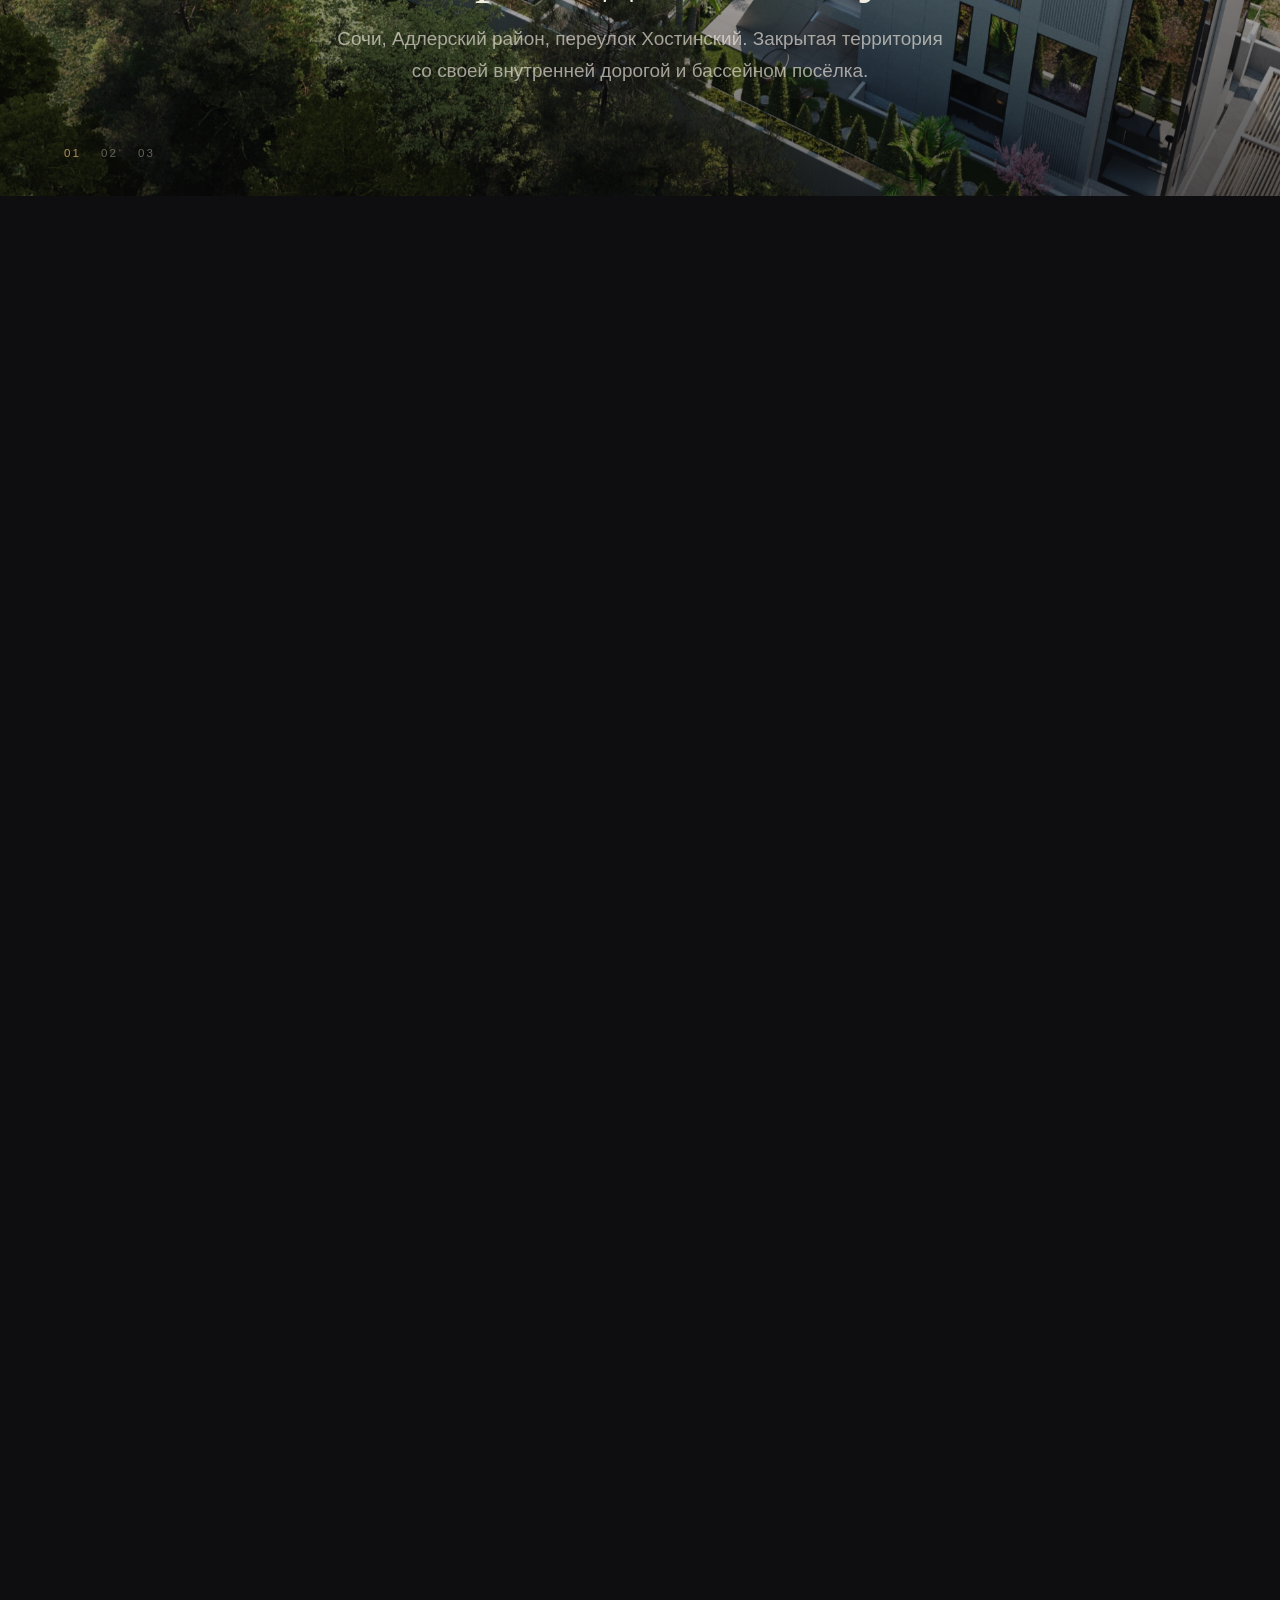
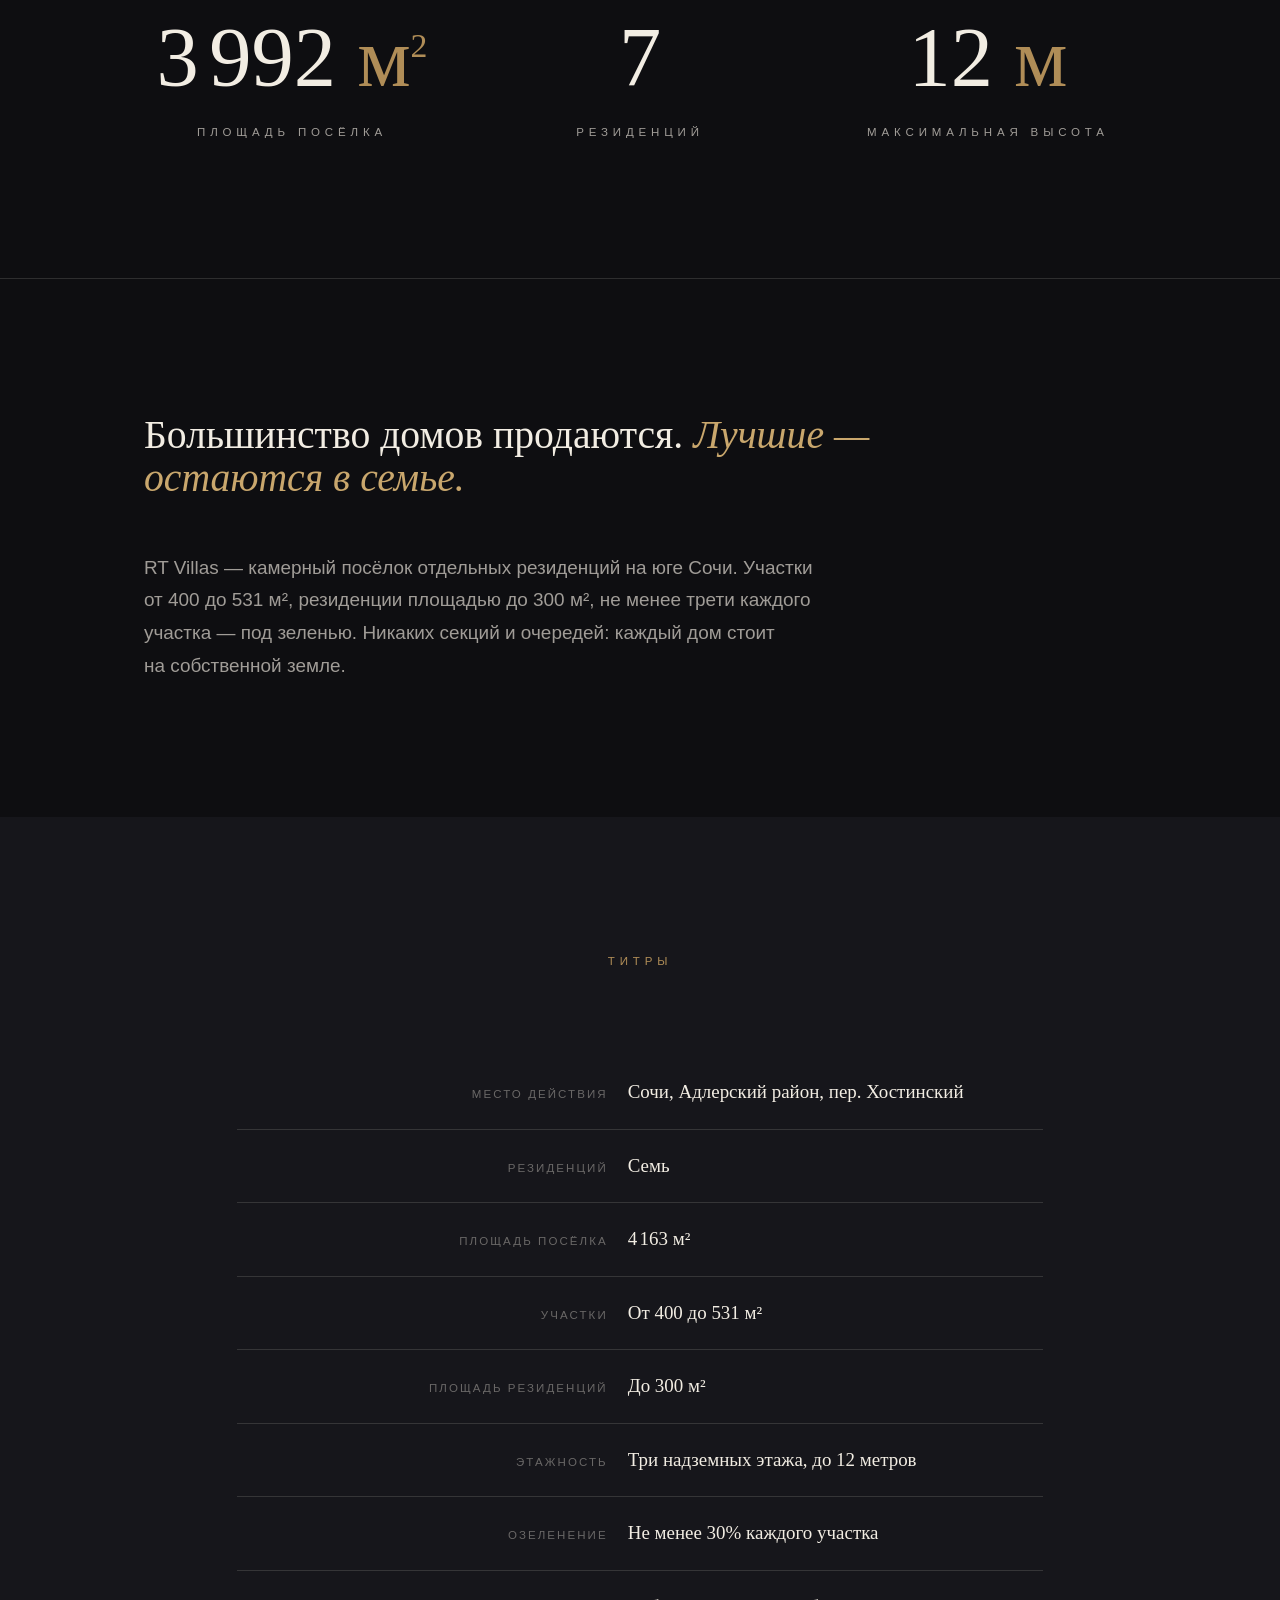
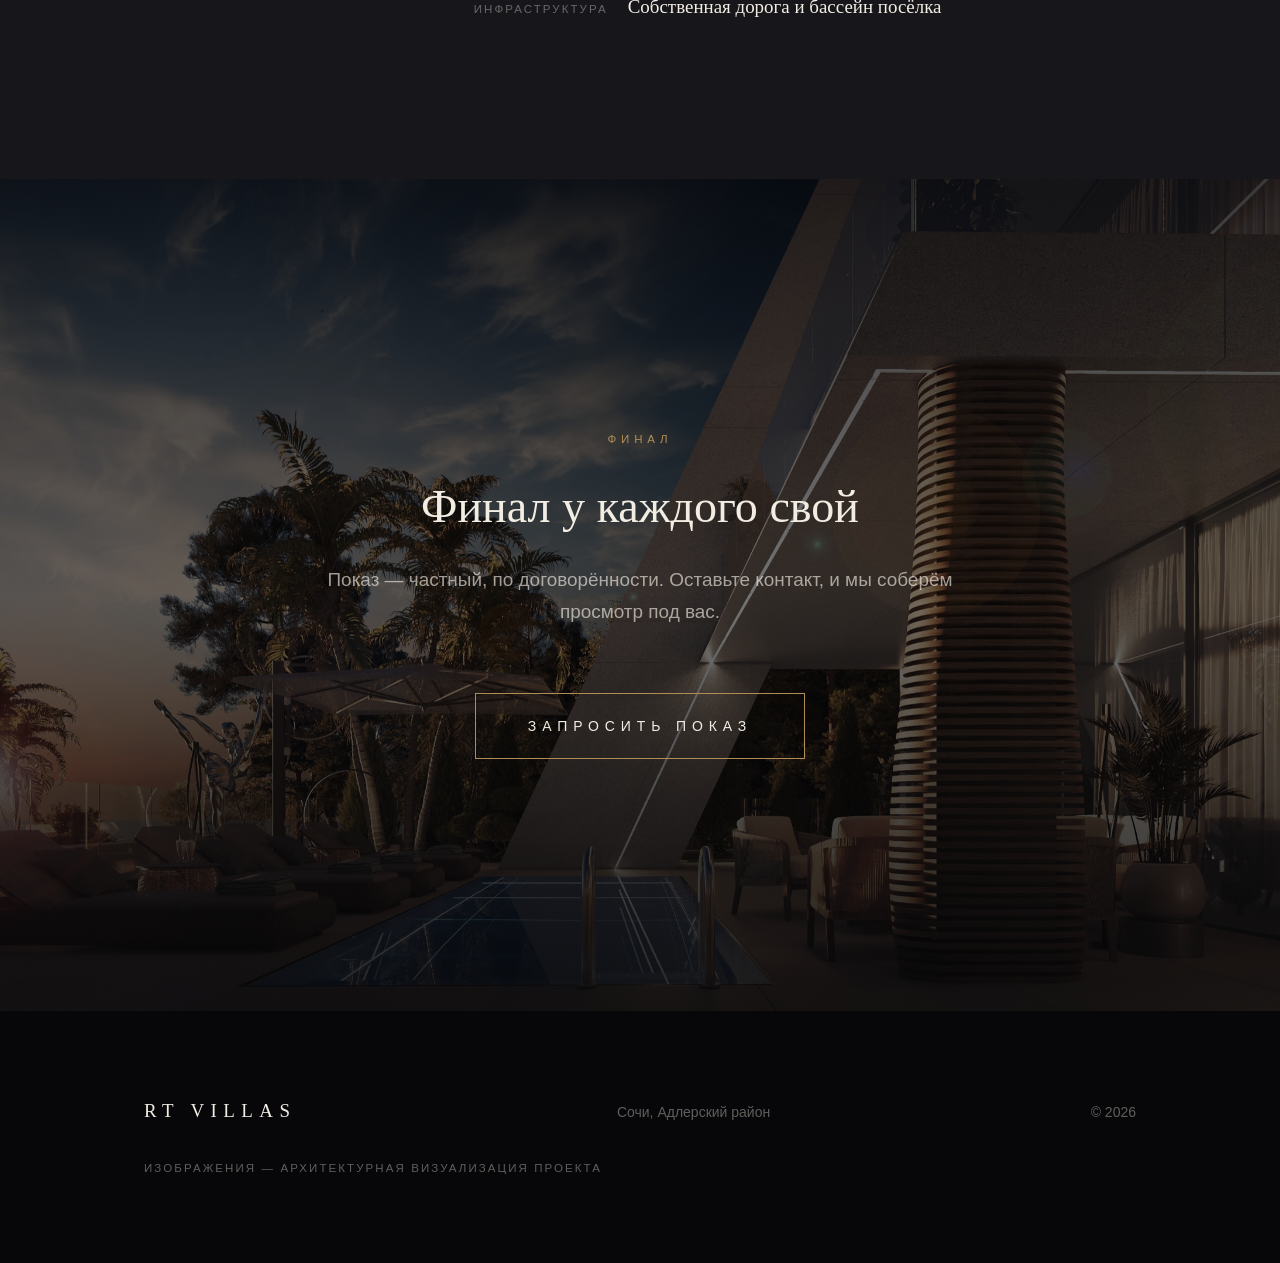
<file: b-cinema/index.html>
<!DOCTYPE html>
<html lang="ru">
<head>
<meta charset="utf-8">
<meta name="viewport" content="width=device-width, initial-scale=1">
<title>RT VILLAS — Смотрите с начала</title>
<link rel="stylesheet" href="tokens.css">
<style>
/* ============================================================
   Концепт «Кинофильм» — структурные стили.
   Палитра, шрифты, размеры и отступы — в tokens.css.
   ============================================================ */
* { margin: 0; padding: 0; box-sizing: border-box; }

html { scroll-behavior: smooth; }

body {
  background: var(--c-canvas);
  color: var(--c-ink);
  font-family: var(--font-sans);
  font-weight: var(--fw-sans);
  font-size: var(--fs-body);
  line-height: var(--lh-body);
  -webkit-font-smoothing: antialiased;
}

img { display: block; max-width: 100%; }

/* ---------- общие элементы ---------- */
.kicker {
  font-family: var(--font-sans);
  font-size: var(--fs-kicker);
  font-weight: var(--fw-sans-md);
  letter-spacing: var(--ls-kicker);
  text-transform: uppercase;
  color: var(--c-accent);
}

.display {
  font-family: var(--font-display);
  font-weight: var(--fw-display);
  line-height: var(--lh-display);
}

.wrap {
  max-width: var(--content-max);
  margin: 0 auto;
  padding-left: var(--pad-x);
  padding-right: var(--pad-x);
}

/* ---------- шапка ---------- */
header {
  position: fixed;
  inset: 0 0 auto 0;
  z-index: 40;
  height: var(--header-h);
  display: flex;
  align-items: center;
  justify-content: space-between;
  padding: 0 var(--pad-x);
  background: var(--scrim-header);
}

.wordmark {
  font-family: var(--font-display);
  font-size: var(--fs-body);
  letter-spacing: var(--ls-wordmark);
  text-transform: uppercase;
  color: var(--c-ink);
  text-decoration: none;
}

.header-cta {
  font-size: var(--fs-kicker);
  font-weight: var(--fw-sans-md);
  letter-spacing: var(--ls-credit);
  text-transform: uppercase;
  color: var(--c-ink);
  text-decoration: none;
  border: var(--hairline) solid var(--c-accent-dim);
  border-radius: var(--radius);
  padding: var(--sp-2xs) var(--sp-s);
  transition: border-color var(--dur-fade) var(--ease-out), color var(--dur-fade) var(--ease-out);
}
.header-cta:hover { border-color: var(--c-accent); color: var(--c-accent-bright); }

/* ---------- сцена 0: титульный кадр ---------- */
.pretitle {
  min-height: min(100vh, 56rem);
  display: flex;
  flex-direction: column;
  align-items: center;
  justify-content: center;
  text-align: center;
  gap: var(--sp-m);
  background: var(--c-canvas-deep);
  padding: calc(var(--header-h) + var(--sp-xl)) var(--pad-x) var(--sp-xl);
}

.pretitle h1 {
  font-size: var(--fs-hero);
  max-width: 14em;
}

.pretitle .lede {
  color: var(--c-ink-dim);
  max-width: var(--measure);
}

.scroll-hint {
  margin-top: var(--sp-l);
  display: flex;
  flex-direction: column;
  align-items: center;
  gap: var(--sp-xs);
  color: var(--c-ink-faint);
  font-size: var(--fs-kicker);
  letter-spacing: var(--ls-credit);
  text-transform: uppercase;
}
.scroll-hint::after {
  content: "";
  width: var(--hairline);
  height: var(--sp-l);
  background: var(--c-accent);
}

/* ---------- кинолента: три кадра, один жест прокрутки ---------- */
.scrub { height: var(--scrub-height); position: relative; }

.scrub-frame {
  position: sticky;
  top: 0;
  height: 100vh;
  overflow: hidden;
}

.stage {
  position: absolute;
  inset: 0;
  opacity: 0;
  will-change: opacity;
}
.stage:first-child { opacity: 1; }

.stage img {
  width: 100%;
  height: 100%;
  object-fit: cover;
  will-change: transform;
}
.stage:nth-child(1) img { object-position: var(--img-pos-frame1); }
.stage:nth-child(2) img { object-position: var(--img-pos-frame2); }
.stage:nth-child(3) img { object-position: var(--img-pos-frame3); }

.stage::after {
  content: "";
  position: absolute;
  inset: 0;
  background: var(--scrim-frame);
}

.stage-caption {
  position: absolute;
  z-index: 2;
  left: 0; right: 0;
  bottom: clamp(3rem, 12vh, 7rem);
  text-align: center;
  padding: 0 var(--pad-x);
}
.stage-caption .kicker { display: block; margin-bottom: var(--sp-s); }
.stage-caption .title { font-size: var(--fs-title); }
.stage-caption .line {
  margin-top: var(--sp-s);
  color: var(--c-ink-dim);
  max-width: var(--measure);
  margin-left: auto;
  margin-right: auto;
}

/* счётчик кадров: 01 02 03 */
.ticks {
  position: absolute;
  z-index: 3;
  left: var(--pad-x);
  bottom: var(--sp-m);
  display: flex;
  gap: var(--sp-s);
  font-size: var(--fs-kicker);
  letter-spacing: var(--ls-credit);
  color: var(--c-ink-faint);
}
.ticks span { transition: color var(--dur-fade) var(--ease-out); }
.ticks span.on { color: var(--c-accent); }

/* ---------- цифры как титры ---------- */
.numbers {
  background: var(--c-canvas);
  padding: var(--pad-section) 0;
  border-top: var(--hairline) solid var(--c-line);
}

.numbers .grid {
  display: grid;
  grid-template-columns: repeat(3, 1fr);
  gap: var(--sp-xl) var(--sp-l);
  text-align: center;
}

.num .value {
  font-family: var(--font-display);
  font-size: var(--fs-counter);
  line-height: var(--lh-display);
  color: var(--c-ink);
}
.num .value sup {
  font-size: 40%;
  vertical-align: super;
}
.num .unit { color: var(--c-accent); }
.num .label {
  margin-top: var(--sp-s);
  font-size: var(--fs-kicker);
  font-weight: var(--fw-sans-md);
  letter-spacing: var(--ls-kicker);
  text-transform: uppercase;
  color: var(--c-ink-dim);
}

/* ---------- серифная пауза ---------- */
.editorial {
  background: var(--c-canvas);
  padding: var(--pad-section) 0;
  border-top: var(--hairline) solid var(--c-line);
}
.editorial .quote {
  font-size: var(--fs-edit);
  max-width: 22em;
}
.editorial .quote em { font-style: italic; color: var(--c-accent-bright); }
.editorial .body {
  margin-top: var(--sp-l);
  color: var(--c-ink-dim);
  max-width: var(--measure);
}

/* ---------- факты, набранные как титры ---------- */
.credits {
  background: var(--c-canvas-lift);
  padding: var(--pad-section) 0;
}
.credits .kicker { display: block; text-align: center; margin-bottom: var(--sp-xl); }

.credit-list {
  max-width: calc(var(--content-max) * 0.72);
  margin: 0 auto;
}
.credit {
  display: flex;
  align-items: baseline;
  gap: var(--sp-s);
  padding: var(--sp-s) 0;
}
.credit + .credit { border-top: var(--hairline) solid var(--c-line); }
.credit .role {
  flex: 0 0 46%;
  font-size: var(--fs-kicker);
  font-weight: var(--fw-sans-md);
  letter-spacing: var(--ls-credit);
  text-transform: uppercase;
  color: var(--c-ink-faint);
  text-align: right;
}
.credit .name {
  flex: 1;
  font-family: var(--font-display);
  font-size: var(--fs-body);
  color: var(--c-ink);
}

/* ---------- финал ---------- */
.finale {
  position: relative;
  min-height: min(100vh, 52rem);
  display: flex;
  align-items: center;
  justify-content: center;
  text-align: center;
  overflow: hidden;
}
.finale img {
  position: absolute;
  inset: 0;
  width: 100%;
  height: 100%;
  object-fit: cover;
}
.finale::before {
  content: "";
  position: absolute;
  inset: 0;
  background: var(--scrim-finale);
  z-index: 1;
}
.finale .inner {
  position: relative;
  z-index: 2;
  padding: var(--pad-section) var(--pad-x);
  display: flex;
  flex-direction: column;
  align-items: center;
  gap: var(--sp-m);
}
.finale h2 { font-size: var(--fs-h2); }
.finale .line { color: var(--c-ink-dim); max-width: var(--measure); }

.cta {
  margin-top: var(--sp-m);
  display: inline-block;
  font-size: var(--fs-small);
  font-weight: var(--fw-sans-md);
  letter-spacing: var(--ls-kicker);
  text-transform: uppercase;
  color: var(--c-ink);
  text-decoration: none;
  border: var(--hairline) solid var(--c-accent);
  border-radius: var(--radius);
  padding: var(--sp-s) var(--sp-l);
  transition: background var(--dur-fade) var(--ease-out), color var(--dur-fade) var(--ease-out);
}
.cta:hover { background: var(--c-accent); color: var(--c-canvas-deep); }

/* ---------- подвал ---------- */
footer {
  background: var(--c-canvas-deep);
  padding: var(--sp-xl) 0;
}
footer .row {
  display: flex;
  flex-wrap: wrap;
  align-items: baseline;
  justify-content: space-between;
  gap: var(--sp-s);
  color: var(--c-ink-faint);
  font-size: var(--fs-small);
}
footer .note {
  margin-top: var(--sp-m);
  color: var(--c-ink-faint);
  font-size: var(--fs-kicker);
  letter-spacing: var(--ls-credit);
  text-transform: uppercase;
}

/* ---------- адаптив ---------- */
@media (max-width: 860px) {
  .numbers .grid { grid-template-columns: 1fr; gap: var(--sp-xl); }
  .credit { flex-direction: column; gap: var(--sp-2xs); }
  .credit .role { flex-basis: auto; text-align: left; }
}

/* ---------- при отключённой анимации — покадровый показ ---------- */
@media (prefers-reduced-motion: reduce) {
  html { scroll-behavior: auto; }
  .scrub { height: auto; }
  .scrub-frame { position: static; height: auto; overflow: visible; }
  .stage { position: relative; opacity: 1 !important; height: 72vh; }
  .ticks { display: none; }
}
</style>
</head>
<body>

<header>
  <a class="wordmark" href="#">RT&nbsp;Villas</a>
  <a class="header-cta" href="#finale">Запросить</a>
</header>

<!-- Сцена 0 — титульный кадр -->
<section class="pretitle">
  <span class="kicker">RT Villas представляет</span>
  <h1 class="display">Смотрите с&nbsp;начала</h1>
  <p class="lede">Частный посёлок у&nbsp;моря, снятый одним движением&nbsp;— место, объект, жизнь. Прокрутите: плёнка пойдёт.</p>
  <div class="scroll-hint">Кадр первый</div>
</section>

<!-- Скраб: три кадра, один жест -->
<div class="scrub" id="scrub">
  <div class="scrub-frame">

    <div class="stage" data-in="0" data-out="0.36">
      <img src="assets/33r-aerial.jpg" alt="Аэровид посёлка на побережье" loading="eager">
      <div class="stage-caption">
        <span class="kicker">Кадр первый — место</span>
        <div class="title display">Море ведёт съёмку</div>
        <p class="line">Сочи, Адлерский район, переулок Хостинский. Закрытая территория со&nbsp;своей внутренней дорогой и&nbsp;бассейном посёлка.</p>
      </div>
    </div>

    <div class="stage" data-in="0.30" data-out="0.70">
      <img src="assets/08r-day.jpg" alt="Терраса резиденции днём" loading="lazy">
      <div class="stage-caption">
        <span class="kicker">Кадр второй — объект</span>
        <div class="title display">Архитектура держит паузу</div>
        <p class="line">Камень, стекло, дерево. Три надземных этажа&nbsp;— не&nbsp;выше двенадцати метров: масштаб, который не&nbsp;спорит с&nbsp;берегом.</p>
      </div>
    </div>

    <div class="stage" data-in="0.64" data-out="1">
      <img src="assets/08rn-night.jpg" alt="Та же терраса вечером, свет и закат" loading="lazy">
      <div class="stage-caption">
        <span class="kicker">Кадр третий — жизнь</span>
        <div class="title display">Вечер. Свет. Дом.</div>
        <p class="line">Тот&nbsp;же кадр после заката: терраса, вода, тишина. Дальше&nbsp;— без монтажа.</p>
      </div>
    </div>

    <div class="ticks" aria-hidden="true">
      <span class="on">01</span><span>02</span><span>03</span>
    </div>

  </div>
</div>

<!-- Цифры как титры -->
<section class="numbers" id="numbers">
  <div class="wrap grid">
    <div class="num">
      <div class="value"><span class="count" data-count="4163">4&#8239;163</span>&nbsp;<span class="unit">м<sup>2</sup></span></div>
      <div class="label">Площадь посёлка</div>
    </div>
    <div class="num">
      <div class="value"><span class="count" data-count="7">7</span></div>
      <div class="label">Резиденций</div>
    </div>
    <div class="num">
      <div class="value"><span class="count" data-count="12">12</span>&nbsp;<span class="unit">м</span></div>
      <div class="label">Максимальная высота</div>
    </div>
  </div>
</section>

<!-- Серифная пауза -->
<section class="editorial">
  <div class="wrap">
    <p class="quote display">Большинство домов продаются. <em>Лучшие&nbsp;— остаются в&nbsp;семье.</em></p>
    <p class="body">RT&nbsp;Villas&nbsp;— камерный посёлок отдельных резиденций на&nbsp;юге Сочи. Участки от&nbsp;400 до&nbsp;531&nbsp;м², резиденции площадью до&nbsp;300&nbsp;м², не&nbsp;менее трети каждого участка&nbsp;— под зеленью. Никаких секций и&nbsp;очередей: каждый дом стоит на&nbsp;собственной земле.</p>
  </div>
</section>

<!-- Титры-факты -->
<section class="credits">
  <div class="wrap">
    <span class="kicker">Титры</span>
    <div class="credit-list">
      <div class="credit"><div class="role">Место действия</div><div class="name">Сочи, Адлерский район, пер.&nbsp;Хостинский</div></div>
      <div class="credit"><div class="role">Резиденций</div><div class="name">Семь</div></div>
      <div class="credit"><div class="role">Площадь посёлка</div><div class="name">4&#8239;163&nbsp;м²</div></div>
      <div class="credit"><div class="role">Участки</div><div class="name">От&nbsp;400 до&nbsp;531&nbsp;м²</div></div>
      <div class="credit"><div class="role">Площадь резиденций</div><div class="name">До&nbsp;300&nbsp;м²</div></div>
      <div class="credit"><div class="role">Этажность</div><div class="name">Три надземных этажа, до&nbsp;12&nbsp;метров</div></div>
      <div class="credit"><div class="role">Озеленение</div><div class="name">Не&nbsp;менее 30% каждого участка</div></div>
      <div class="credit"><div class="role">Инфраструктура</div><div class="name">Собственная дорога и&nbsp;бассейн посёлка</div></div>
    </div>
  </div>
</section>

<!-- Финал -->
<section class="finale" id="finale">
  <img src="assets/08rn-night.jpg" alt="" loading="lazy" aria-hidden="true">
  <div class="inner">
    <span class="kicker">Финал</span>
    <h2 class="display">Финал у&nbsp;каждого свой</h2>
    <p class="line">Показ&nbsp;— частный, по&nbsp;договорённости. Оставьте контакт, и&nbsp;мы соберём просмотр под вас.</p>
    <a class="cta" href="#">Запросить показ</a>
  </div>
</section>

<footer>
  <div class="wrap">
    <div class="row">
      <span class="wordmark">RT&nbsp;Villas</span>
      <span>Сочи, Адлерский район</span>
      <span>&copy; 2026</span>
    </div>
    <p class="note">Изображения&nbsp;— архитектурная визуализация проекта</p>
  </div>
</footer>

<script>
(function () {
  "use strict";
  var reduced = window.matchMedia("(prefers-reduced-motion: reduce)").matches;

  /* ---------- кинолента: три кадра, плавное перекрытие и медленный наезд ---------- */
  var scrub = document.getElementById("scrub");
  var stages = scrub ? Array.prototype.slice.call(scrub.querySelectorAll(".stage")) : [];
  var ticks = scrub ? Array.prototype.slice.call(scrub.querySelectorAll(".ticks span")) : [];
  var FADE = 0.06; /* ширина зоны перекрытия на границах кадров */

  function clamp(v, a, b) { return Math.max(a, Math.min(b, v)); }

  function applyScrub() {
    var rect = scrub.getBoundingClientRect();
    var runway = scrub.offsetHeight - window.innerHeight;
    if (runway <= 0) return;
    var p = clamp(-rect.top / runway, 0, 1);
    var active = 0;

    stages.forEach(function (st, i) {
      var tIn = parseFloat(st.dataset.in);
      var tOut = parseFloat(st.dataset.out);
      var o;
      if (p < tIn) o = 0;
      else if (p < tIn + FADE && tIn > 0) o = (p - tIn) / FADE;
      else if (p > tOut) o = 0;
      else if (p > tOut - FADE && tOut < 1) o = (tOut - p) / FADE;
      else o = 1;
      o = clamp(o, 0, 1);
      st.style.opacity = o;
      st.style.zIndex = o > 0 ? 2 : 1;
      if (o > 0.5) active = i;

      /* медленный наезд камеры внутри окна кадра */
      var span = tOut - tIn;
      var local = clamp((p - tIn) / span, 0, 1);
      var img = st.querySelector("img");
      if (img) img.style.transform = "scale(" + (1.07 - 0.07 * local) + ")";
    });

    ticks.forEach(function (t, i) { t.classList.toggle("on", i === active); });
  }

  if (scrub && !reduced) {
    var raf = null;
    window.addEventListener("scroll", function () {
      if (raf) return;
      raf = requestAnimationFrame(function () { raf = null; applyScrub(); });
    }, { passive: true });
    window.addEventListener("resize", applyScrub);
    applyScrub();
  }

  /* ---------- счётчики: итоговые значения записаны в разметке, анимация — при прокрутке ---------- */
  var hasScrolled = false;
  window.addEventListener("scroll", function once() {
    hasScrolled = true;
    window.removeEventListener("scroll", once);
  }, { passive: true });

  function fmt(n) {
    var s = String(Math.round(n));
    return s.length > 3 ? s.slice(0, -3) + " " + s.slice(-3) : s;
  }

  function runCounter(el) {
    var target = parseFloat(el.dataset.count);
    var t0 = null;
    var durMs = 1400;
    function step(ts) {
      if (!t0) t0 = ts;
      var k = clamp((ts - t0) / durMs, 0, 1);
      var eased = 1 - Math.pow(1 - k, 3);
      el.textContent = fmt(target * eased);
      if (k < 1) requestAnimationFrame(step);
    }
    requestAnimationFrame(step);
  }

  if ("IntersectionObserver" in window && !reduced) {
    var seen = new WeakSet();
    var io = new IntersectionObserver(function (entries) {
      entries.forEach(function (e) {
        if (e.isIntersecting && hasScrolled && !seen.has(e.target)) {
          seen.add(e.target);
          runCounter(e.target);
          io.unobserve(e.target);
        }
      });
    }, { threshold: 0.6 });
    document.querySelectorAll(".count").forEach(function (el) { io.observe(el); });
  }
})();
</script>

</body>
</html>
</file>
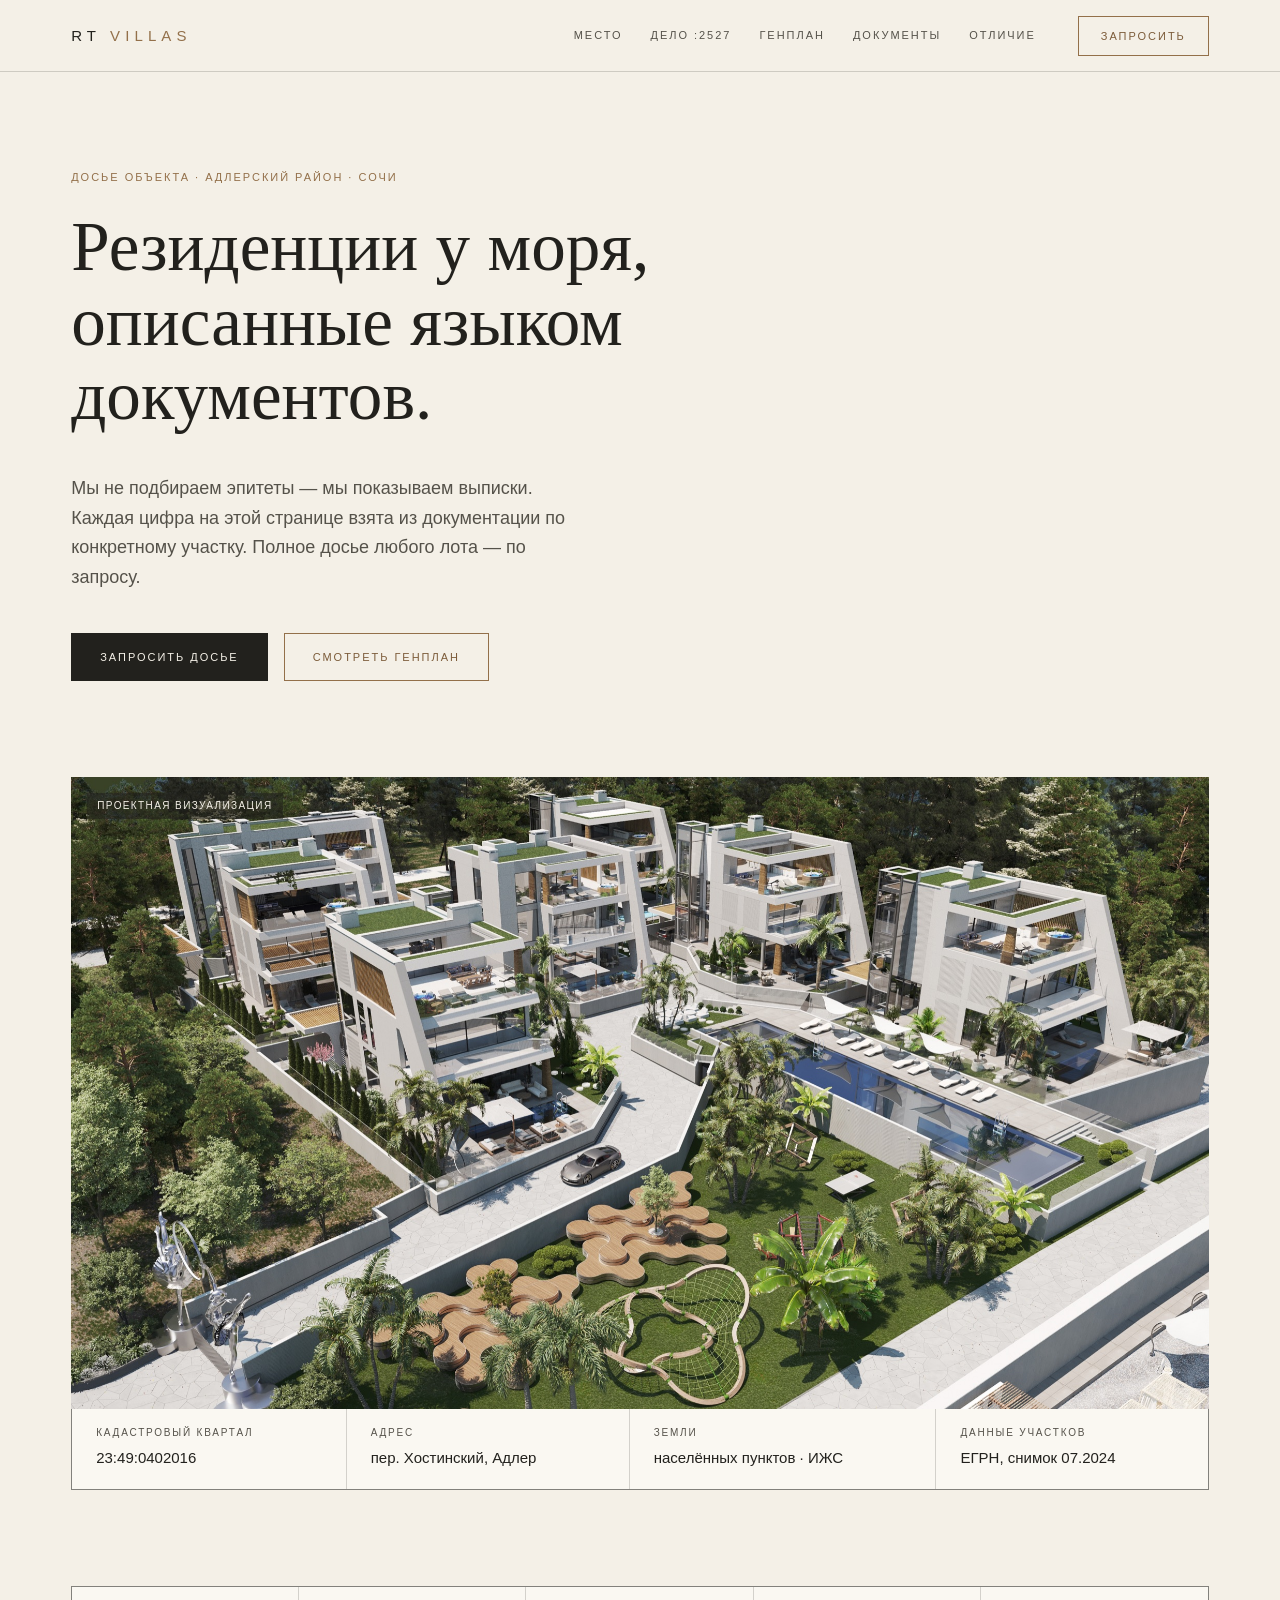
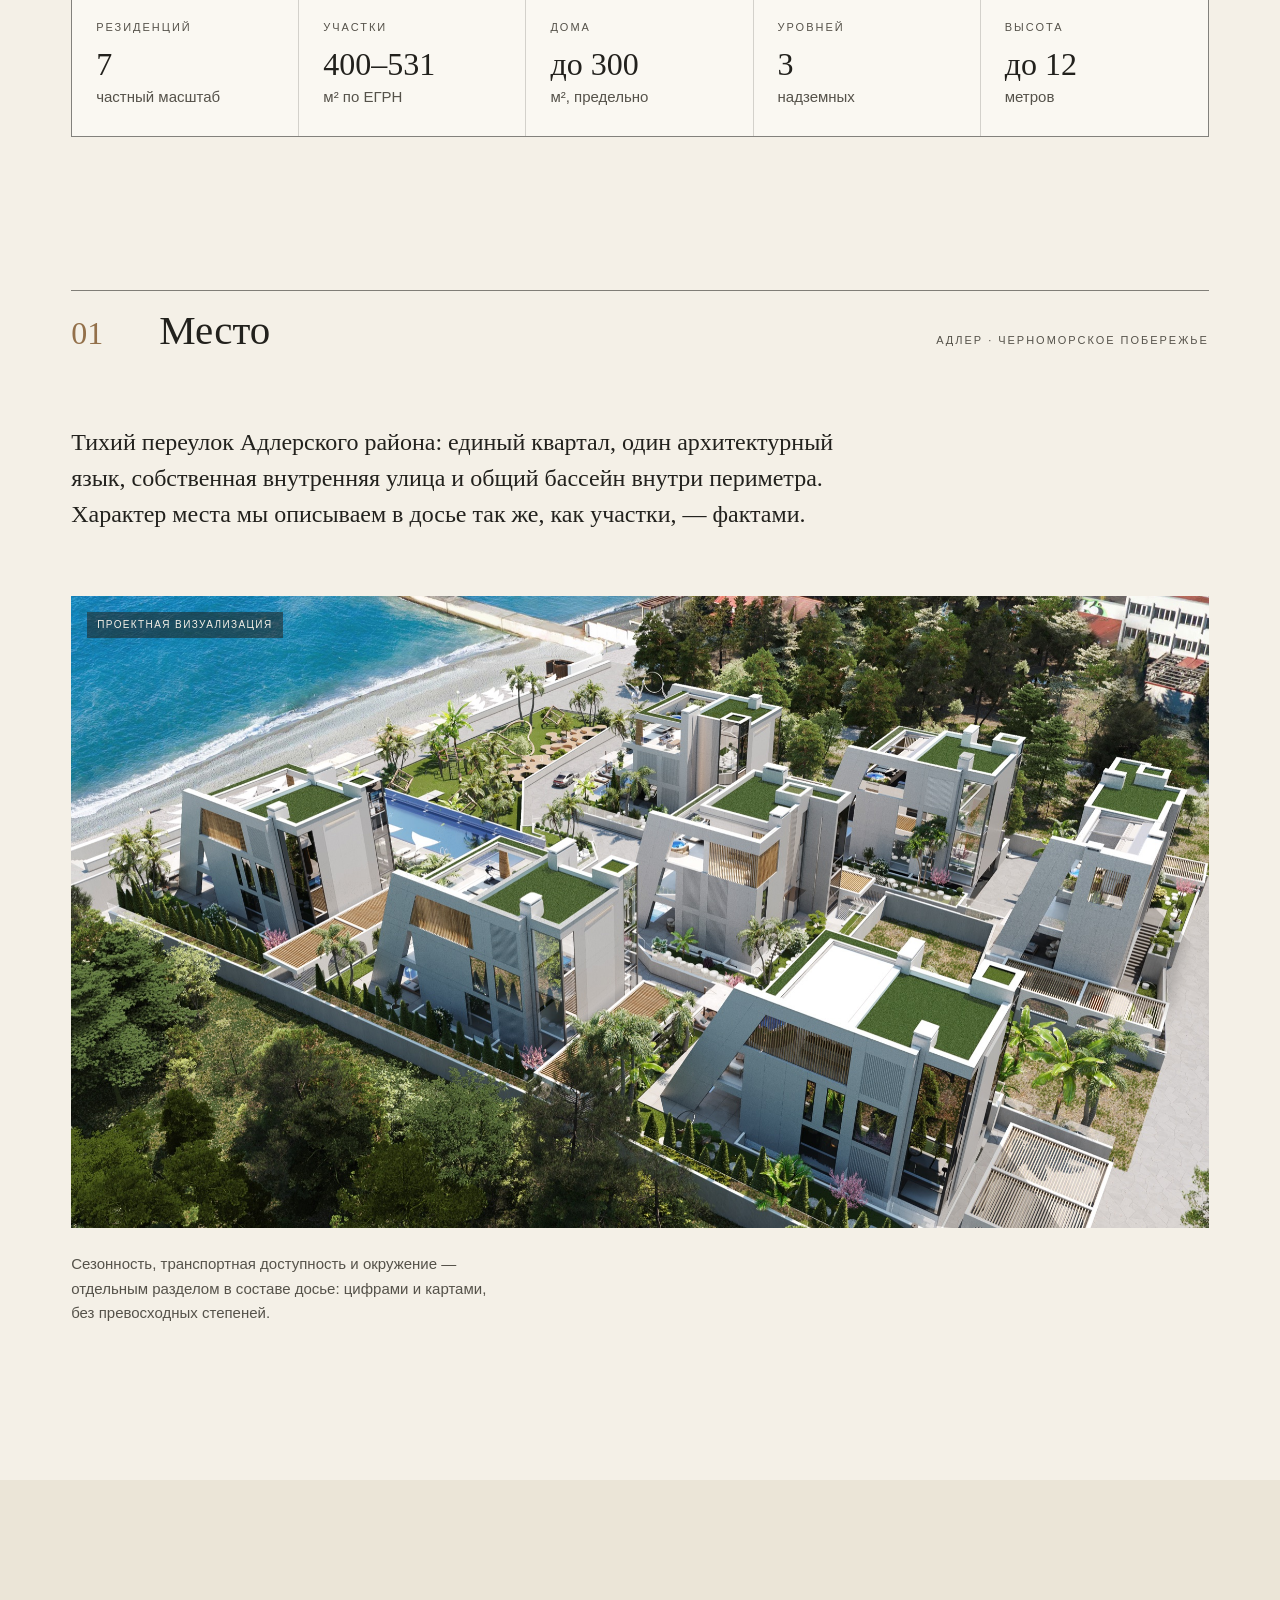
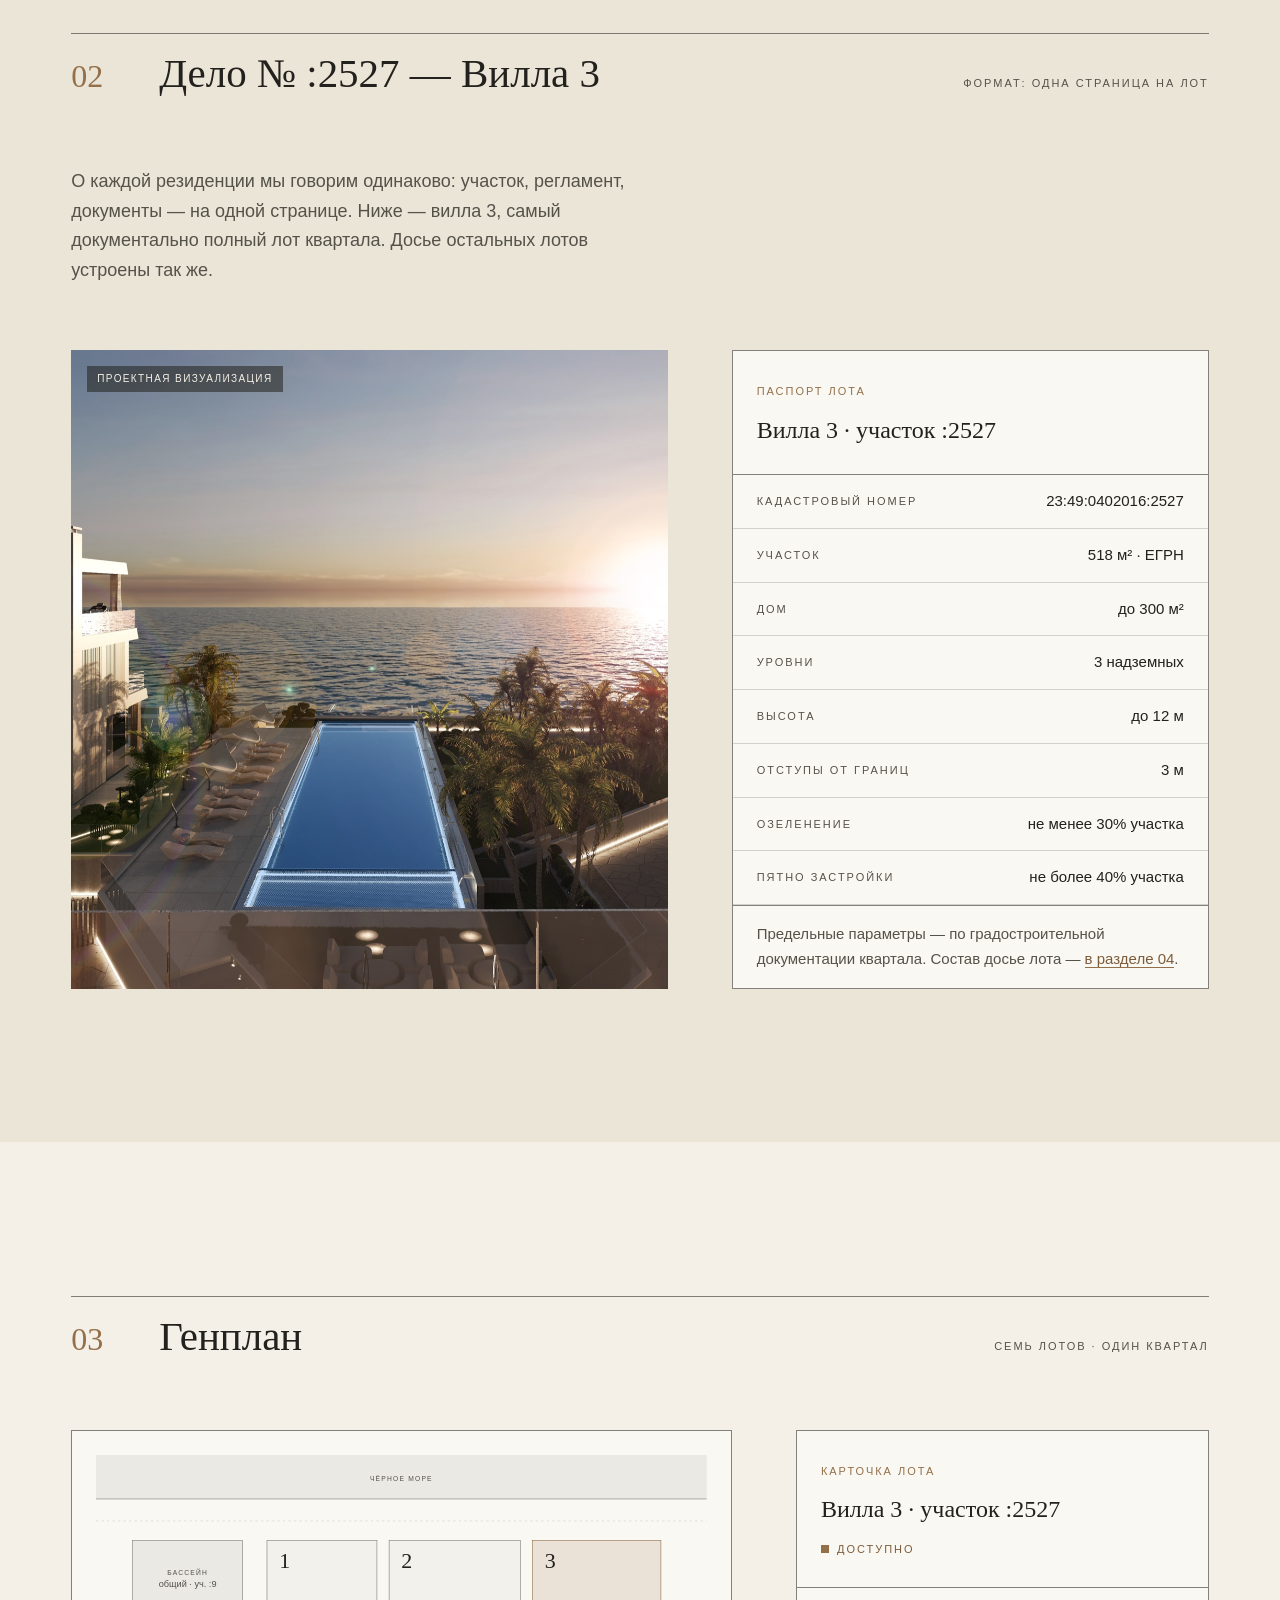
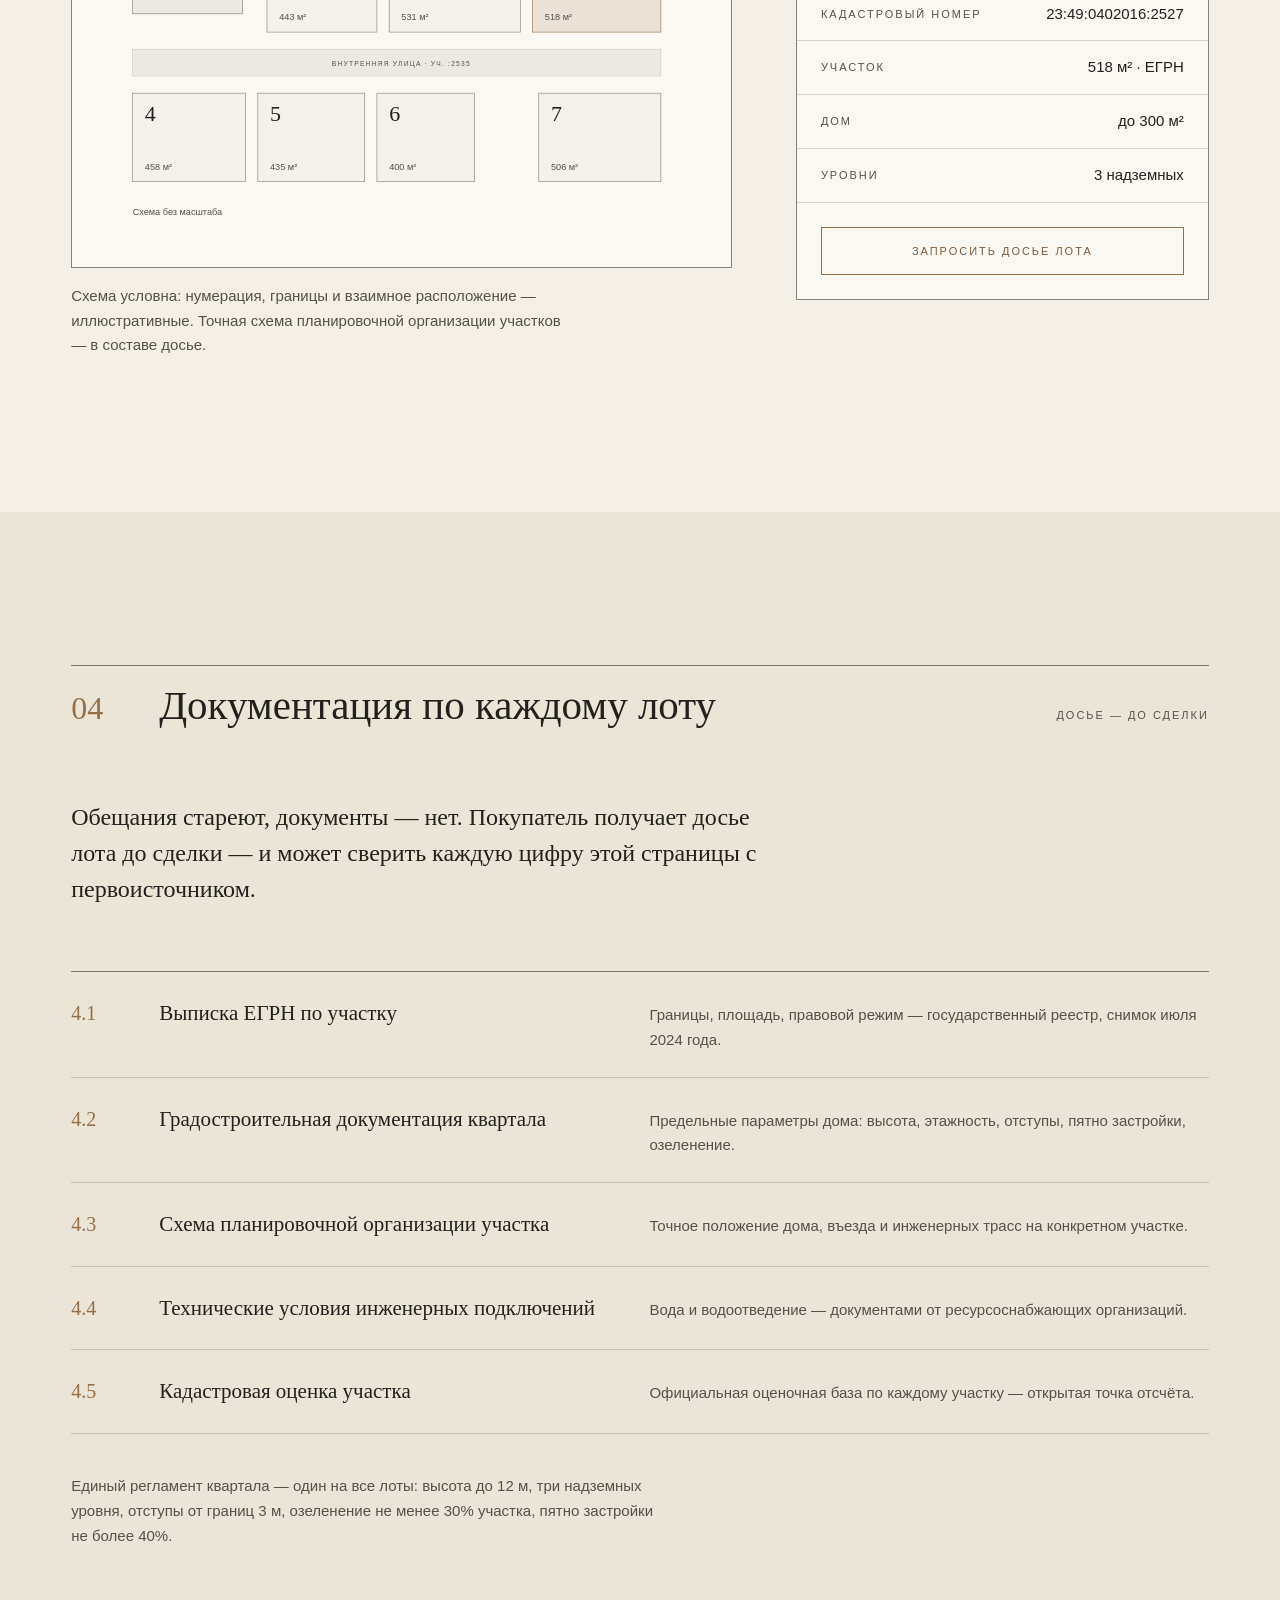
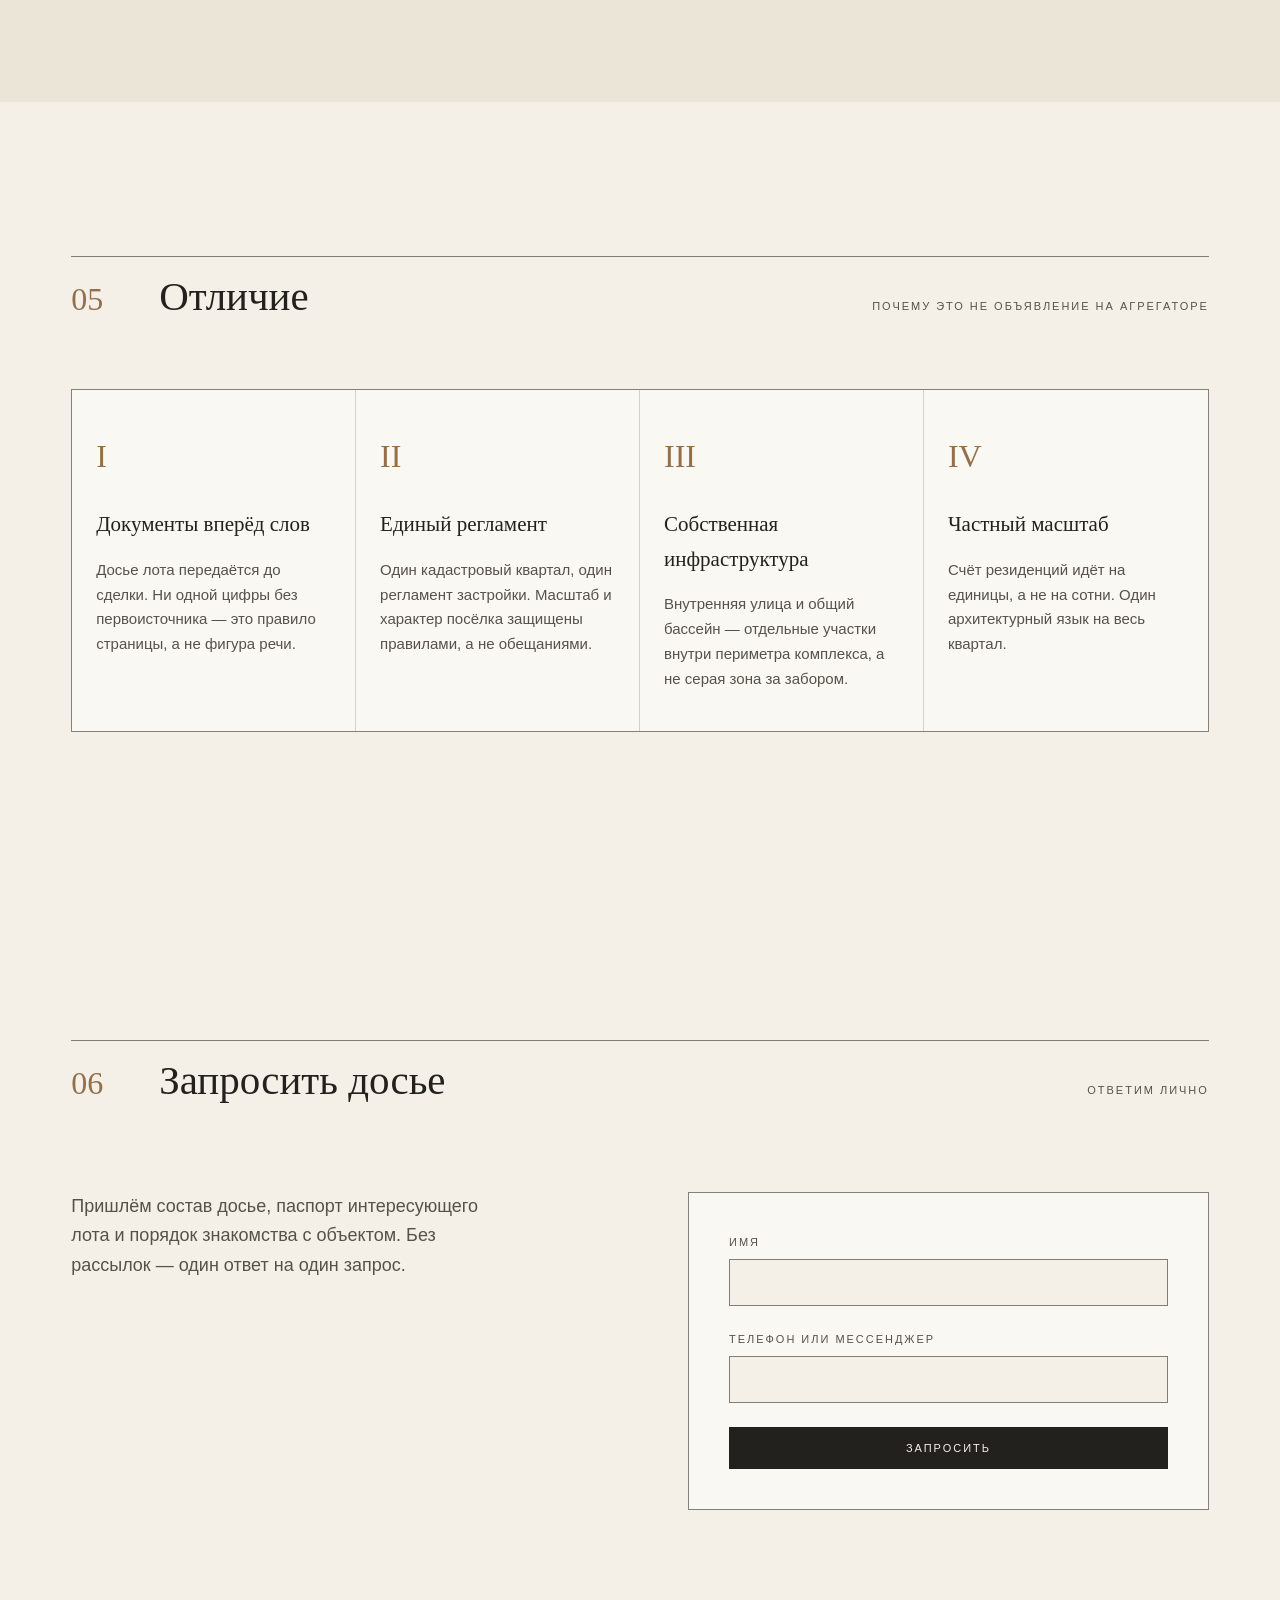
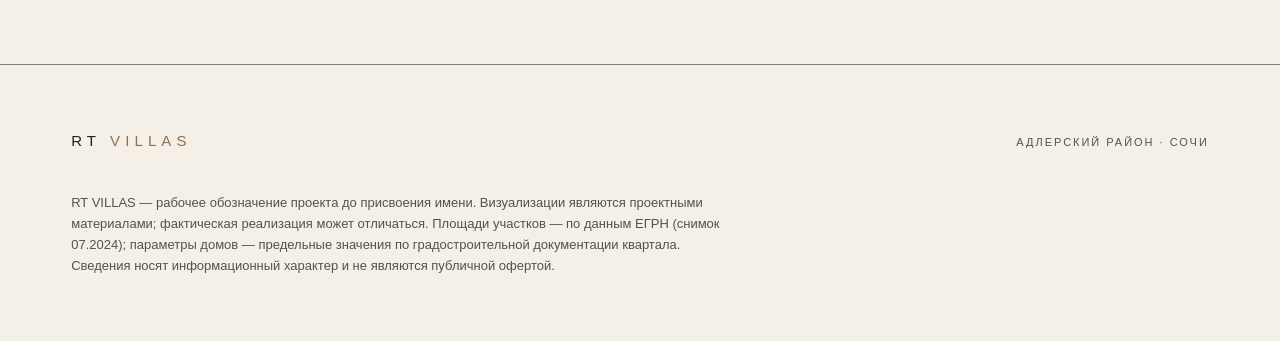
<file: c-dossier/index.html>
<!DOCTYPE html>
<html lang="ru">
<head>
<meta charset="UTF-8">
<meta name="viewport" content="width=device-width, initial-scale=1.0">
<title>RT VILLAS — Досье объекта. Адлер, Сочи</title>
<meta name="description" content="Резиденции у моря в Адлерском районе Сочи. Каждая цифра — из документа. Досье по каждому лоту — по запросу.">
<link rel="stylesheet" href="tokens.css">
<style>
/* ============ база ============ */
*, *::before, *::after { box-sizing: border-box; margin: 0; padding: 0; }
html { scroll-behavior: smooth; }
body {
  font-family: var(--font-sans);
  font-size: var(--fs-body);
  line-height: var(--lh-body);
  color: var(--c-ink);
  background: var(--c-canvas);
  -webkit-font-smoothing: antialiased;
}
img { max-width: 100%; display: block; }
a { color: inherit; text-decoration: none; }
.wrap { max-width: var(--page-max); margin: 0 auto; padding: 0 var(--page-pad); }

h1, h2, h3, .display { font-family: var(--font-display); font-weight: 400; }

.label {
  font-family: var(--font-sans);
  font-size: var(--fs-label);
  letter-spacing: var(--ls-label);
  text-transform: uppercase;
  color: var(--c-ink-soft);
}
.label--accent { color: var(--c-accent); }

section { padding: var(--sp-section) 0; }
.section-head {
  display: flex; align-items: baseline; gap: var(--sp-3);
  border-top: var(--rule-strong);
  padding-top: var(--sp-2);
  margin-bottom: var(--sp-5);
}
.section-head .idx { font-family: var(--font-display); font-size: var(--fs-data-big); color: var(--c-accent); min-width: 64px; }
.section-head h2 { font-size: var(--fs-h2); line-height: 1.15; }
.section-head .label { margin-left: auto; text-align: right; }

/* ============ шапка ============ */
header {
  position: sticky; top: 0; z-index: 50;
  background: var(--c-canvas);
  border-bottom: var(--rule);
  height: var(--header-h);
}
.header-inner {
  max-width: var(--page-max); margin: 0 auto; padding: 0 var(--page-pad);
  height: var(--header-h);
  display: flex; align-items: center; gap: var(--sp-4);
}
.wordmark {
  font-family: var(--font-sans);
  font-size: 15px; letter-spacing: var(--ls-wordmark);
  text-transform: uppercase; font-weight: 500; white-space: nowrap;
}
.wordmark span { color: var(--c-accent); }
nav.main-nav { display: flex; gap: var(--sp-3); margin-left: auto; }
nav.main-nav a {
  font-size: var(--fs-label); letter-spacing: var(--ls-label); text-transform: uppercase;
  color: var(--c-ink-soft); padding: 6px 2px; border-bottom: 1px solid transparent;
  transition: color var(--t-quiet), border-color var(--t-quiet);
}
nav.main-nav a:hover { color: var(--c-ink); border-bottom-color: var(--c-accent); }
.btn {
  display: inline-block;
  font-family: var(--font-sans);
  font-size: var(--fs-label); letter-spacing: var(--ls-label); text-transform: uppercase;
  padding: 14px 28px;
  border: var(--border-accent);
  border-radius: var(--radius);
  color: var(--c-accent-ink);
  background: transparent;
  cursor: pointer;
  transition: background var(--t-quiet), color var(--t-quiet);
  white-space: nowrap;
}
.btn:hover { background: var(--c-accent); color: var(--c-inverse-text); }
.btn--solid { background: var(--c-ink); border-color: var(--c-ink); color: var(--c-canvas); }
.btn--solid:hover { background: var(--c-accent); border-color: var(--c-accent); color: var(--c-inverse-text); }
header .btn { padding: 10px 22px; }

/* ============ первый экран ============ */
.hero { padding: var(--sp-6) 0 0; }
.hero-grid { display: grid; grid-template-columns: 1fr; gap: var(--sp-5); }
.hero h1 {
  font-size: var(--fs-hero); line-height: var(--lh-hero);
  max-width: 22ch; margin: var(--sp-3) 0 var(--sp-4);
}
.hero .lede { max-width: 52ch; color: var(--c-ink-soft); margin-bottom: var(--sp-4); }
.hero-ctas { display: flex; gap: var(--sp-2); flex-wrap: wrap; margin-bottom: var(--sp-6); }
.figure { position: relative; }
.figure img { width: 100%; height: auto; }
.fig-tag {
  position: absolute; top: var(--sp-2); left: var(--sp-2);
  font-size: 10px; letter-spacing: 0.14em; text-transform: uppercase;
  color: var(--c-inverse-text);
  background: rgba(34,33,29,0.55);
  padding: 5px 10px;
}
.hud {
  display: flex; flex-wrap: wrap;
  border: var(--rule-strong); border-top: none;
  background: var(--c-paper);
}
.hud div {
  flex: 1 1 auto;
  padding: var(--sp-2) var(--sp-3);
  border-right: var(--rule);
  min-width: 160px;
}
.hud div:last-child { border-right: none; }
.hud .k { display: block; font-size: 10px; letter-spacing: var(--ls-label); text-transform: uppercase; color: var(--c-ink-soft); margin-bottom: 2px; }
.hud .v { font-size: var(--fs-data); font-variant-numeric: tabular-nums; }

/* лента параметров */
.datastrip {
  display: grid; grid-template-columns: repeat(5, 1fr);
  border: var(--rule-strong);
  margin-top: var(--sp-6);
  background: var(--c-paper);
}
.datastrip div { padding: var(--sp-3); border-right: var(--rule); }
.datastrip div:last-child { border-right: none; }
.datastrip .num { font-family: var(--font-display); font-size: var(--fs-data-big); line-height: 1.1; display: block; margin-top: 6px; font-variant-numeric: tabular-nums; }
.datastrip .unit { font-size: var(--fs-small); color: var(--c-ink-soft); }

/* ============ место ============ */
.place p.editorial {
  font-family: var(--font-display);
  font-size: var(--fs-h3); line-height: 1.5;
  max-width: 34em; margin-bottom: var(--sp-5);
}
.place .note { max-width: 52ch; color: var(--c-ink-soft); font-size: var(--fs-small); margin-top: var(--sp-3); }

/* ============ досье виллы ============ */
.dossier { background: var(--c-canvas-deep); }
.dossier-intro { max-width: 58ch; color: var(--c-ink-soft); margin-bottom: var(--sp-5); }
.dossier-grid { display: grid; grid-template-columns: 1.25fr 1fr; gap: var(--sp-5); align-items: stretch; }
.dossier-grid .figure { height: 100%; }
.dossier-grid .figure img { height: 100%; object-fit: cover; }
.spec-sheet { background: var(--c-paper); border: var(--rule-strong); }
.spec-sheet .sheet-head { padding: var(--sp-3); border-bottom: var(--rule-strong); }
.spec-sheet .sheet-head .display { font-size: var(--fs-h3); margin-top: 6px; }
.spec-row {
  display: flex; justify-content: space-between; gap: var(--sp-2);
  padding: 14px var(--sp-3);
  border-bottom: var(--rule);
  font-size: var(--fs-data);
}
.spec-row:last-of-type { border-bottom: none; }
.spec-row .k { color: var(--c-ink-soft); font-size: var(--fs-label); letter-spacing: var(--ls-label); text-transform: uppercase; padding-top: 3px; }
.spec-row .v { text-align: right; font-variant-numeric: tabular-nums; }
.sheet-foot { padding: var(--sp-2) var(--sp-3); border-top: var(--rule-strong); font-size: var(--fs-small); color: var(--c-ink-soft); }
.sheet-foot a { color: var(--c-accent-ink); border-bottom: 1px solid var(--c-accent); }

/* ============ генплан ============ */
.plan-grid { display: grid; grid-template-columns: 1.6fr 1fr; gap: var(--sp-5); align-items: start; }
.plan-svg-box { border: var(--rule-strong); background: var(--c-paper); padding: var(--sp-3); }
.plan-caption { font-size: var(--fs-small); color: var(--c-ink-soft); margin-top: var(--sp-2); max-width: 60ch; }
svg .plot { cursor: pointer; }
svg .plot rect { fill: var(--plot-fill); stroke: var(--c-line-strong); stroke-width: 1; transition: fill var(--t-quiet); }
svg .plot:hover rect, svg .plot:focus rect, svg .plot.active rect { fill: var(--plot-fill-hover); stroke: var(--c-accent); }
svg .plot { outline: none; }
svg text { font-family: var(--font-sans); fill: var(--c-ink); }
svg .plot-num { font-family: var(--font-display); font-size: 36px; }
svg .plot-area { font-size: 15px; fill: var(--c-ink-soft); }
svg .zone-label { font-size: 11px; letter-spacing: 0.18em; fill: var(--c-ink-soft); text-transform: uppercase; }
.villa-card { background: var(--c-paper); border: var(--rule-strong); position: sticky; top: calc(var(--header-h) + 16px); }
.villa-card .vc-head { padding: var(--sp-3); border-bottom: var(--rule-strong); }
.villa-card .vc-head .display { font-size: var(--fs-h3); margin-top: 6px; }
.villa-card .vc-status {
  display: inline-flex; align-items: center; gap: 8px;
  font-size: var(--fs-label); letter-spacing: var(--ls-label); text-transform: uppercase;
  color: var(--c-accent-ink); margin-top: 10px;
}
.villa-card .vc-status::before { content: ""; width: 8px; height: 8px; background: var(--c-accent); display: inline-block; }
.villa-card .vc-cta { padding: var(--sp-3); }
.villa-card .vc-cta .btn { width: 100%; text-align: center; }

/* ============ документы ============ */
.docs { background: var(--c-canvas-deep); }
.docs-lede { font-family: var(--font-display); font-size: var(--fs-h3); line-height: 1.5; max-width: 30em; margin-bottom: var(--sp-5); }
.doc-list { border-top: var(--rule-strong); }
.doc-item {
  display: grid; grid-template-columns: 64px 1fr 1.2fr; gap: var(--sp-3);
  padding: var(--sp-3) 0; border-bottom: var(--rule); align-items: baseline;
}
.doc-item .doc-idx { font-family: var(--font-display); color: var(--c-accent); font-size: 20px; }
.doc-item h3 { font-size: 21px; }
.doc-item p { color: var(--c-ink-soft); font-size: var(--fs-small); }
.docs .regime-line { margin-top: var(--sp-4); font-size: var(--fs-small); color: var(--c-ink-soft); max-width: 70ch; }

/* ============ отличие ============ */
.pillars { display: grid; grid-template-columns: repeat(4, 1fr); border: var(--rule-strong); background: var(--c-paper); }
.pillar { padding: var(--sp-4) var(--sp-3); border-right: var(--rule); }
.pillar:last-child { border-right: none; }
.pillar .p-idx { font-family: var(--font-display); font-size: var(--fs-data-big); color: var(--c-accent); display: block; margin-bottom: var(--sp-3); }
.pillar h3 { font-size: 21px; margin-bottom: var(--sp-2); }
.pillar p { font-size: var(--fs-small); color: var(--c-ink-soft); }

/* ============ запрос ============ */
.request .req-grid { display: grid; grid-template-columns: 1fr 1fr; gap: var(--sp-6); align-items: start; }
.request h2 { font-size: var(--fs-h2); margin-bottom: var(--sp-3); }
.request p { color: var(--c-ink-soft); max-width: 44ch; }
.req-form { display: grid; gap: var(--sp-3); background: var(--c-paper); border: var(--rule-strong); padding: var(--sp-4); }
.req-form label { display: block; }
.req-form .k { display: block; font-size: var(--fs-label); letter-spacing: var(--ls-label); text-transform: uppercase; color: var(--c-ink-soft); margin-bottom: 8px; }
.req-form input {
  width: 100%; padding: 14px 16px;
  font-family: var(--font-sans); font-size: var(--fs-data);
  border: var(--rule-strong); border-radius: var(--radius);
  background: var(--c-canvas); color: var(--c-ink);
}
.req-form input:focus { outline: none; border-color: var(--c-accent); }

/* ============ подвал ============ */
footer { border-top: var(--rule-strong); padding: var(--sp-5) 0; }
.foot-grid { display: flex; gap: var(--sp-4); align-items: baseline; flex-wrap: wrap; }
.foot-grid .label { margin-left: auto; }
.fineprint { margin-top: var(--sp-4); font-size: 13px; color: var(--c-ink-soft); max-width: 90ch; line-height: 1.6; }

/* ============ адаптив ============ */
@media (max-width: 960px) {
  .dossier-grid, .plan-grid, .req-grid { grid-template-columns: 1fr; }
  .pillars { grid-template-columns: 1fr 1fr; }
  .pillar { border-bottom: var(--rule); }
  .datastrip { grid-template-columns: 1fr 1fr; }
  .datastrip div { border-bottom: var(--rule); }
  nav.main-nav { display: none; }
}
@media (max-width: 560px) {
  .pillars, .datastrip { grid-template-columns: 1fr; }
}
</style>
</head>
<body>

<!-- ================= шапка ================= -->
<header>
  <div class="header-inner">
    <a class="wordmark" href="#top">RT&nbsp;<span>VILLAS</span></a>
    <nav class="main-nav" aria-label="Разделы досье">
      <a href="#place">Место</a>
      <a href="#villa3">Дело :2527</a>
      <a href="#plan">Генплан</a>
      <a href="#docs">Документы</a>
      <a href="#difference">Отличие</a>
    </nav>
    <a class="btn" href="#request">Запросить</a>
  </div>
</header>

<!-- ================= 01 · первый экран ================= -->
<section class="hero" id="top">
  <div class="wrap">
    <p class="label label--accent">Досье объекта · Адлерский район · Сочи</p>
    <h1>Резиденции у&nbsp;моря,<br>описанные языком документов.</h1>
    <p class="lede">Мы не подбираем эпитеты — мы показываем выписки. Каждая цифра на этой странице взята из документации по конкретному участку. Полное досье любого лота — по запросу.</p>
    <div class="hero-ctas">
      <a class="btn btn--solid" href="#request">Запросить досье</a>
      <a class="btn" href="#plan">Смотреть генплан</a>
    </div>

    <figure class="figure">
      <span class="fig-tag">Проектная визуализация</span>
      <img src="assets/20r-enclave-aerial.jpg" alt="Проектная визуализация комплекса резиденций: частная внутренняя улица, бассейн и сады" width="2200" height="1222">
    </figure>
    <div class="hud" aria-label="Паспорт объекта">
      <div><span class="k">Кадастровый квартал</span><span class="v">23:49:0402016</span></div>
      <div><span class="k">Адрес</span><span class="v">пер. Хостинский, Адлер</span></div>
      <div><span class="k">Земли</span><span class="v">населённых пунктов · ИЖС</span></div>
      <div><span class="k">Данные участков</span><span class="v">ЕГРН, снимок 07.2024</span></div>
    </div>

    <div class="datastrip" aria-label="Ключевые параметры">
      <div><span class="label">Резиденций</span><span class="num">7</span><span class="unit">частный масштаб</span></div>
      <div><span class="label">Участки</span><span class="num">400–531</span><span class="unit">м² по ЕГРН</span></div>
      <div><span class="label">Дома</span><span class="num">до 300</span><span class="unit">м², предельно</span></div>
      <div><span class="label">Уровней</span><span class="num">3</span><span class="unit">надземных</span></div>
      <div><span class="label">Высота</span><span class="num">до 12</span><span class="unit">метров</span></div>
    </div>
  </div>
</section>

<!-- ================= 02 · место ================= -->
<section class="place" id="place">
  <div class="wrap">
    <div class="section-head">
      <span class="idx">01</span>
      <h2>Место</h2>
      <span class="label">Адлер · Черноморское побережье</span>
    </div>
    <p class="editorial">Тихий переулок Адлерского района: единый квартал, один архитектурный язык, собственная внутренняя улица и общий бассейн внутри периметра. Характер места мы описываем в досье так же, как участки, — фактами.</p>
    <figure class="figure">
      <span class="fig-tag">Проектная визуализация</span>
      <img src="assets/33r-seafront-aerial.jpg" alt="Проектная визуализация квартала резиденций на побережье" width="2200" height="1222">
    </figure>
    <p class="note">Сезонность, транспортная доступность и окружение — отдельным разделом в составе досье: цифрами и картами, без превосходных степеней.</p>
  </div>
</section>

<!-- ================= 03 · досье виллы 3 ================= -->
<section class="dossier" id="villa3">
  <div class="wrap">
    <div class="section-head">
      <span class="idx">02</span>
      <h2>Дело № :2527 — Вилла 3</h2>
      <span class="label">Формат: одна страница на лот</span>
    </div>
    <p class="dossier-intro">О каждой резиденции мы говорим одинаково: участок, регламент, документы — на одной странице. Ниже — вилла 3, самый документально полный лот квартала. Досье остальных лотов устроены так же.</p>

    <div class="dossier-grid">
      <figure class="figure">
        <span class="fig-tag">Проектная визуализация</span>
        <img src="assets/19rn-golden-hour-pool.jpg" alt="Проектная визуализация: терраса с бассейном и вид в сторону моря на закате" width="2200" height="1222">
      </figure>

      <aside class="spec-sheet" aria-label="Паспорт виллы 3">
        <div class="sheet-head">
          <span class="label label--accent">Паспорт лота</span>
          <p class="display">Вилла 3 · участок :2527</p>
        </div>
        <div class="spec-row"><span class="k">Кадастровый номер</span><span class="v">23:49:0402016:2527</span></div>
        <div class="spec-row"><span class="k">Участок</span><span class="v">518 м² · ЕГРН</span></div>
        <div class="spec-row"><span class="k">Дом</span><span class="v">до 300 м²</span></div>
        <div class="spec-row"><span class="k">Уровни</span><span class="v">3 надземных</span></div>
        <div class="spec-row"><span class="k">Высота</span><span class="v">до 12 м</span></div>
        <div class="spec-row"><span class="k">Отступы от границ</span><span class="v">3 м</span></div>
        <div class="spec-row"><span class="k">Озеленение</span><span class="v">не менее 30% участка</span></div>
        <div class="spec-row"><span class="k">Пятно застройки</span><span class="v">не более 40% участка</span></div>
        <div class="sheet-foot">Предельные параметры — по градостроительной документации квартала. Состав досье лота — <a href="#docs">в разделе 04</a>.</div>
      </aside>
    </div>
  </div>
</section>

<!-- ================= 04 · генплан ================= -->
<section class="plan" id="plan">
  <div class="wrap">
    <div class="section-head">
      <span class="idx">03</span>
      <h2>Генплан</h2>
      <span class="label">Семь лотов · один квартал</span>
    </div>

    <div class="plan-grid">
      <div>
        <div class="plan-svg-box">
          <svg viewBox="0 0 1000 620" role="group" aria-label="Условная схема расположения семи резиденций" id="plansvg">
            <!-- полоса моря -->
            <rect x="0" y="0" width="1000" height="72" fill="var(--sea-fill)"/>
            <text class="zone-label" x="500" y="42" text-anchor="middle">Чёрное море</text>
            <line x1="0" y1="72" x2="1000" y2="72" stroke="var(--c-line-strong)" stroke-width="1"/>
            <line x1="0" y1="108" x2="1000" y2="108" stroke="var(--c-line)" stroke-width="1" stroke-dasharray="4 5"/>

            <!-- участок общего бассейна -->
            <g>
              <rect x="60" y="140" width="180" height="120" fill="var(--sea-fill)" stroke="var(--c-line-strong)"/>
              <text class="zone-label" x="150" y="196" text-anchor="middle">Бассейн</text>
              <text class="plot-area" x="150" y="216" text-anchor="middle">общий · уч. :9</text>
            </g>

            <!-- ряд А: виллы 1-3 -->
            <g class="plot" tabindex="0" data-villa="1"><rect x="280" y="140" width="180" height="150"/><text class="plot-num" x="300" y="185">1</text><text class="plot-area" x="300" y="270">443 м²</text></g>
            <g class="plot" tabindex="0" data-villa="2"><rect x="480" y="140" width="215" height="150"/><text class="plot-num" x="500" y="185">2</text><text class="plot-area" x="500" y="270">531 м²</text></g>
            <g class="plot" tabindex="0" data-villa="3"><rect x="715" y="140" width="210" height="150"/><text class="plot-num" x="735" y="185">3</text><text class="plot-area" x="735" y="270">518 м²</text></g>

            <!-- внутренняя улица -->
            <rect x="60" y="318" width="865" height="44" fill="var(--sea-fill)" stroke="var(--c-line)"/>
            <text class="zone-label" x="500" y="345" text-anchor="middle">Внутренняя улица · уч. :2535</text>

            <!-- ряд Б: виллы 4-7 -->
            <g class="plot" tabindex="0" data-villa="4"><rect x="60" y="390" width="185" height="145"/><text class="plot-num" x="80" y="435">4</text><text class="plot-area" x="80" y="515">458 м²</text></g>
            <g class="plot" tabindex="0" data-villa="5"><rect x="265" y="390" width="175" height="145"/><text class="plot-num" x="285" y="435">5</text><text class="plot-area" x="285" y="515">435 м²</text></g>
            <g class="plot" tabindex="0" data-villa="6"><rect x="460" y="390" width="160" height="145"/><text class="plot-num" x="480" y="435">6</text><text class="plot-area" x="480" y="515">400 м²</text></g>
            <g class="plot" tabindex="0" data-villa="7"><rect x="725" y="390" width="200" height="145"/><text class="plot-num" x="745" y="435">7</text><text class="plot-area" x="745" y="515">506 м²</text></g>

            <text class="plot-area" x="60" y="590">Схема без масштаба</text>
          </svg>
        </div>
        <p class="plan-caption">Схема условна: нумерация, границы и взаимное расположение — иллюстративные. Точная схема планировочной организации участков — в составе досье.</p>
      </div>

      <aside class="villa-card" aria-live="polite" id="villacard">
        <div class="vc-head">
          <span class="label label--accent">Карточка лота</span>
          <p class="display" id="vc-title">Вилла 3 · участок :2527</p>
          <span class="vc-status">Доступно</span>
        </div>
        <div class="spec-row"><span class="k">Кадастровый номер</span><span class="v" id="vc-parcel">23:49:0402016:2527</span></div>
        <div class="spec-row"><span class="k">Участок</span><span class="v" id="vc-area">518 м² · ЕГРН</span></div>
        <div class="spec-row"><span class="k">Дом</span><span class="v" id="vc-house">до 300 м²</span></div>
        <div class="spec-row"><span class="k">Уровни</span><span class="v">3 надземных</span></div>
        <div class="vc-cta"><a class="btn" href="#request">Запросить досье лота</a></div>
      </aside>
    </div>
  </div>
</section>

<!-- ================= 05 · документы ================= -->
<section class="docs" id="docs">
  <div class="wrap">
    <div class="section-head">
      <span class="idx">04</span>
      <h2>Документация по каждому лоту</h2>
      <span class="label">Досье — до сделки</span>
    </div>
    <p class="docs-lede">Обещания стареют, документы — нет. Покупатель получает досье лота до сделки — и может сверить каждую цифру этой страницы с первоисточником.</p>

    <div class="doc-list">
      <div class="doc-item">
        <span class="doc-idx">4.1</span>
        <h3>Выписка ЕГРН по участку</h3>
        <p>Границы, площадь, правовой режим — государственный реестр, снимок июля 2024 года.</p>
      </div>
      <div class="doc-item">
        <span class="doc-idx">4.2</span>
        <h3>Градостроительная документация квартала</h3>
        <p>Предельные параметры дома: высота, этажность, отступы, пятно застройки, озеленение.</p>
      </div>
      <div class="doc-item">
        <span class="doc-idx">4.3</span>
        <h3>Схема планировочной организации участка</h3>
        <p>Точное положение дома, въезда и инженерных трасс на конкретном участке.</p>
      </div>
      <div class="doc-item">
        <span class="doc-idx">4.4</span>
        <h3>Технические условия инженерных подключений</h3>
        <p>Вода и водоотведение — документами от ресурсоснабжающих организаций.</p>
      </div>
      <div class="doc-item">
        <span class="doc-idx">4.5</span>
        <h3>Кадастровая оценка участка</h3>
        <p>Официальная оценочная база по каждому участку — открытая точка отсчёта.</p>
      </div>
    </div>

    <p class="regime-line">Единый регламент квартала — один на все лоты: высота до 12 м, три надземных уровня, отступы от границ 3 м, озеленение не менее 30% участка, пятно застройки не более 40%.</p>
  </div>
</section>

<!-- ================= 06 · отличие ================= -->
<section class="difference" id="difference">
  <div class="wrap">
    <div class="section-head">
      <span class="idx">05</span>
      <h2>Отличие</h2>
      <span class="label">Почему это не объявление на агрегаторе</span>
    </div>
    <div class="pillars">
      <div class="pillar">
        <span class="p-idx">I</span>
        <h3>Документы вперёд слов</h3>
        <p>Досье лота передаётся до сделки. Ни одной цифры без первоисточника — это правило страницы, а не фигура речи.</p>
      </div>
      <div class="pillar">
        <span class="p-idx">II</span>
        <h3>Единый регламент</h3>
        <p>Один кадастровый квартал, один регламент застройки. Масштаб и характер посёлка защищены правилами, а не обещаниями.</p>
      </div>
      <div class="pillar">
        <span class="p-idx">III</span>
        <h3>Собственная инфраструктура</h3>
        <p>Внутренняя улица и общий бассейн — отдельные участки внутри периметра комплекса, а не серая зона за забором.</p>
      </div>
      <div class="pillar">
        <span class="p-idx">IV</span>
        <h3>Частный масштаб</h3>
        <p>Счёт резиденций идёт на единицы, а не на сотни. Один архитектурный язык на весь квартал.</p>
      </div>
    </div>
  </div>
</section>

<!-- ================= 07 · запрос ================= -->
<section class="request" id="request">
  <div class="wrap">
    <div class="section-head">
      <span class="idx">06</span>
      <h2>Запросить досье</h2>
      <span class="label">Ответим лично</span>
    </div>
    <div class="req-grid">
      <div>
        <p>Пришлём состав досье, паспорт интересующего лота и порядок знакомства с объектом. Без рассылок — один ответ на один запрос.</p>
      </div>
      <form class="req-form" action="#" method="get" onsubmit="return false">
        <label><span class="k">Имя</span><input type="text" name="name" autocomplete="name"></label>
        <label><span class="k">Телефон или мессенджер</span><input type="text" name="contact" autocomplete="tel"></label>
        <button class="btn btn--solid" type="submit">Запросить</button>
      </form>
    </div>
  </div>
</section>

<!-- ================= подвал ================= -->
<footer>
  <div class="wrap">
    <div class="foot-grid">
      <span class="wordmark">RT&nbsp;<span>VILLAS</span></span>
      <span class="label">Адлерский район · Сочи</span>
    </div>
    <p class="fineprint">RT VILLAS — рабочее обозначение проекта до присвоения имени. Визуализации являются проектными материалами; фактическая реализация может отличаться. Площади участков — по данным ЕГРН (снимок 07.2024); параметры домов — предельные значения по градостроительной документации квартала. Сведения носят информационный характер и не являются публичной офертой.</p>
  </div>
</footer>

<script>
// выбор виллы: наведение или фокус на участке обновляет карточку лота
(function () {
  var VILLAS = {
    1: { parcel: "23:49:0402016:2525", area: "443 м² · ЕГРН", house: "до 265,8 м²" },
    2: { parcel: "23:49:0402016:2526", area: "531 м² · ЕГРН", house: "до 300 м²" },
    3: { parcel: "23:49:0402016:2527", area: "518 м² · ЕГРН", house: "до 300 м²" },
    4: { parcel: "23:49:0402016:2521", area: "458 м² · ЕГРН", house: "до 274,8 м²" },
    5: { parcel: "23:49:0402016:2522", area: "435 м² · ЕГРН", house: "до 261 м²" },
    6: { parcel: "23:49:0402016:2523", area: "400 м² · ЕГРН", house: "до 240 м²" },
    7: { parcel: "23:49:0402016:2536", area: "506 м² · ЕГРН", house: "до 300 м²" }
  };
  var title = document.getElementById("vc-title");
  var parcel = document.getElementById("vc-parcel");
  var area = document.getElementById("vc-area");
  var house = document.getElementById("vc-house");
  var plots = document.querySelectorAll("#plansvg .plot");
  function show(n) {
    var v = VILLAS[n];
    if (!v) return;
    title.textContent = "Вилла " + n + " · участок :" + v.parcel.split(":").pop();
    parcel.textContent = v.parcel;
    area.textContent = v.area;
    house.textContent = v.house;
    plots.forEach(function (p) { p.classList.toggle("active", p.dataset.villa === String(n)); });
  }
  plots.forEach(function (p) {
    p.addEventListener("mouseenter", function () { show(p.dataset.villa); });
    p.addEventListener("focus", function () { show(p.dataset.villa); });
    p.addEventListener("click", function () { show(p.dataset.villa); });
  });
  show(3); // по умолчанию — лот с самым полным досье
})();
</script>
</body>
</html>
</file>
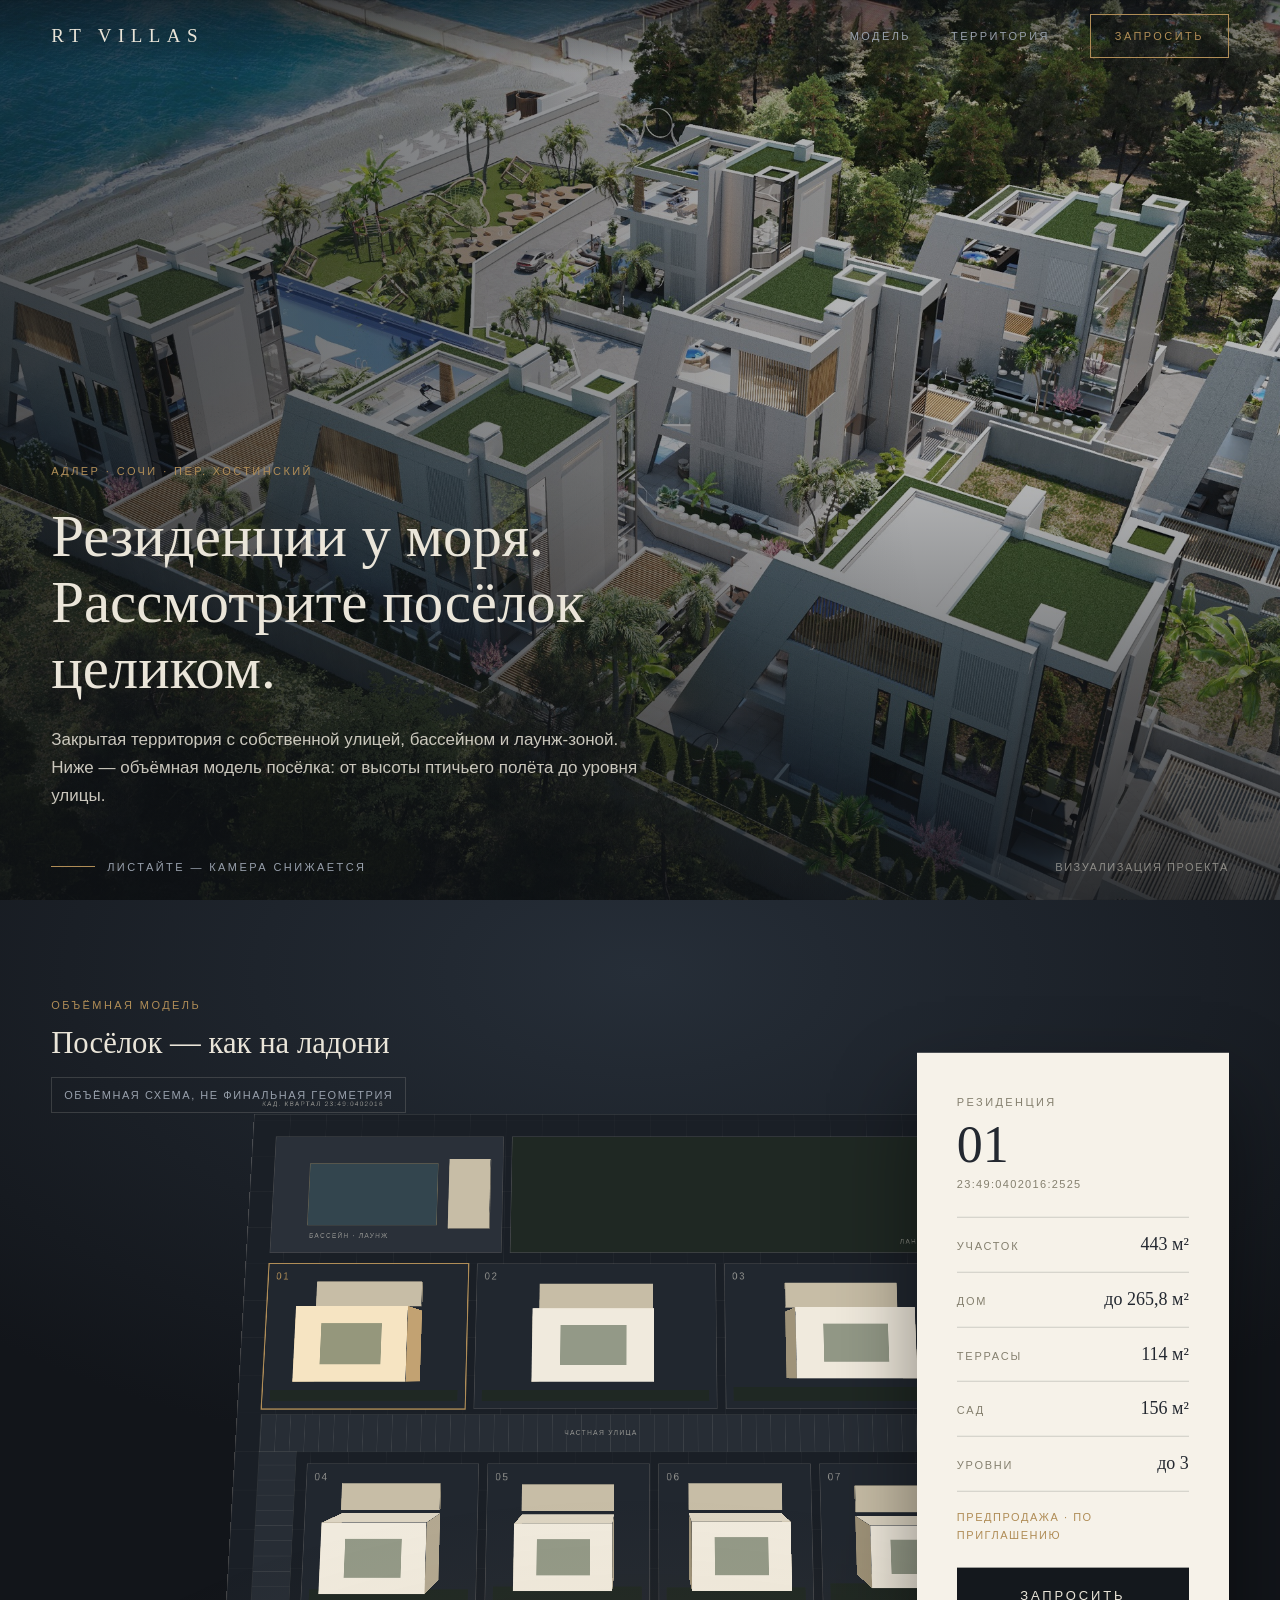
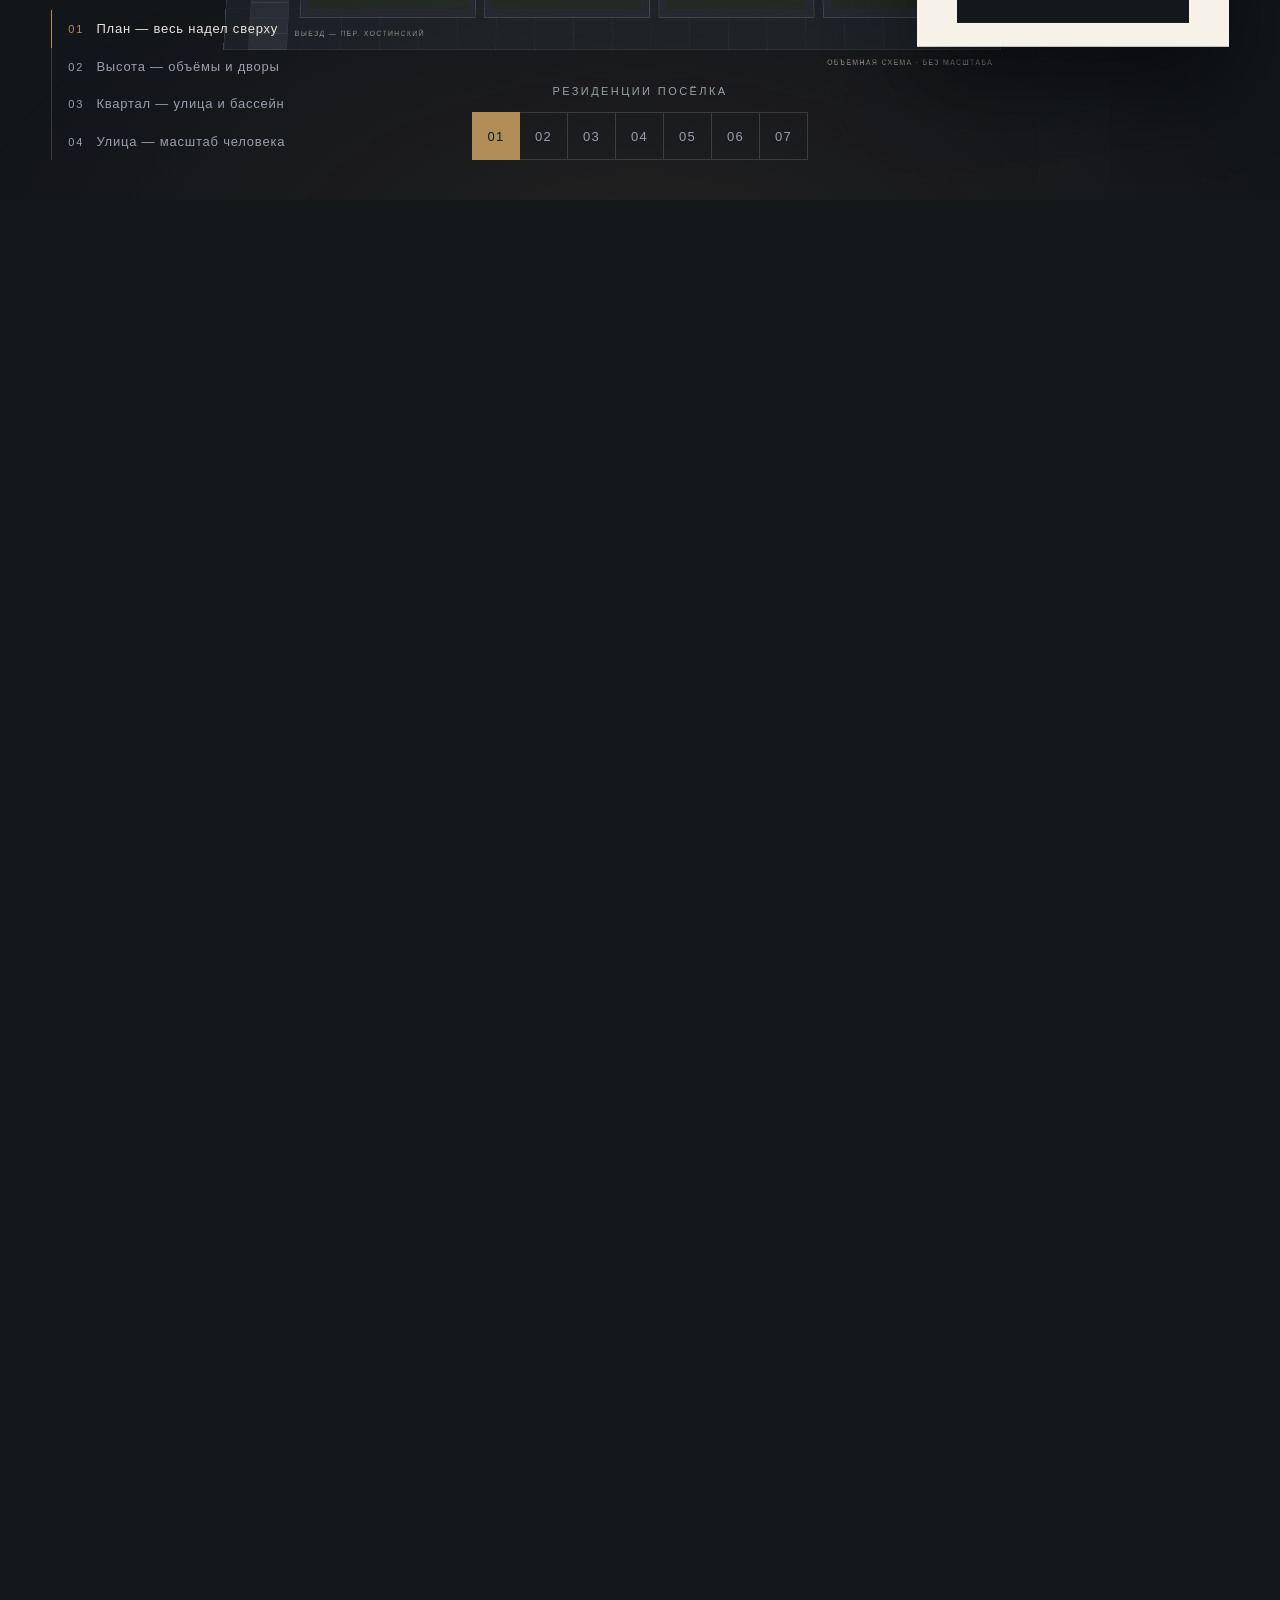
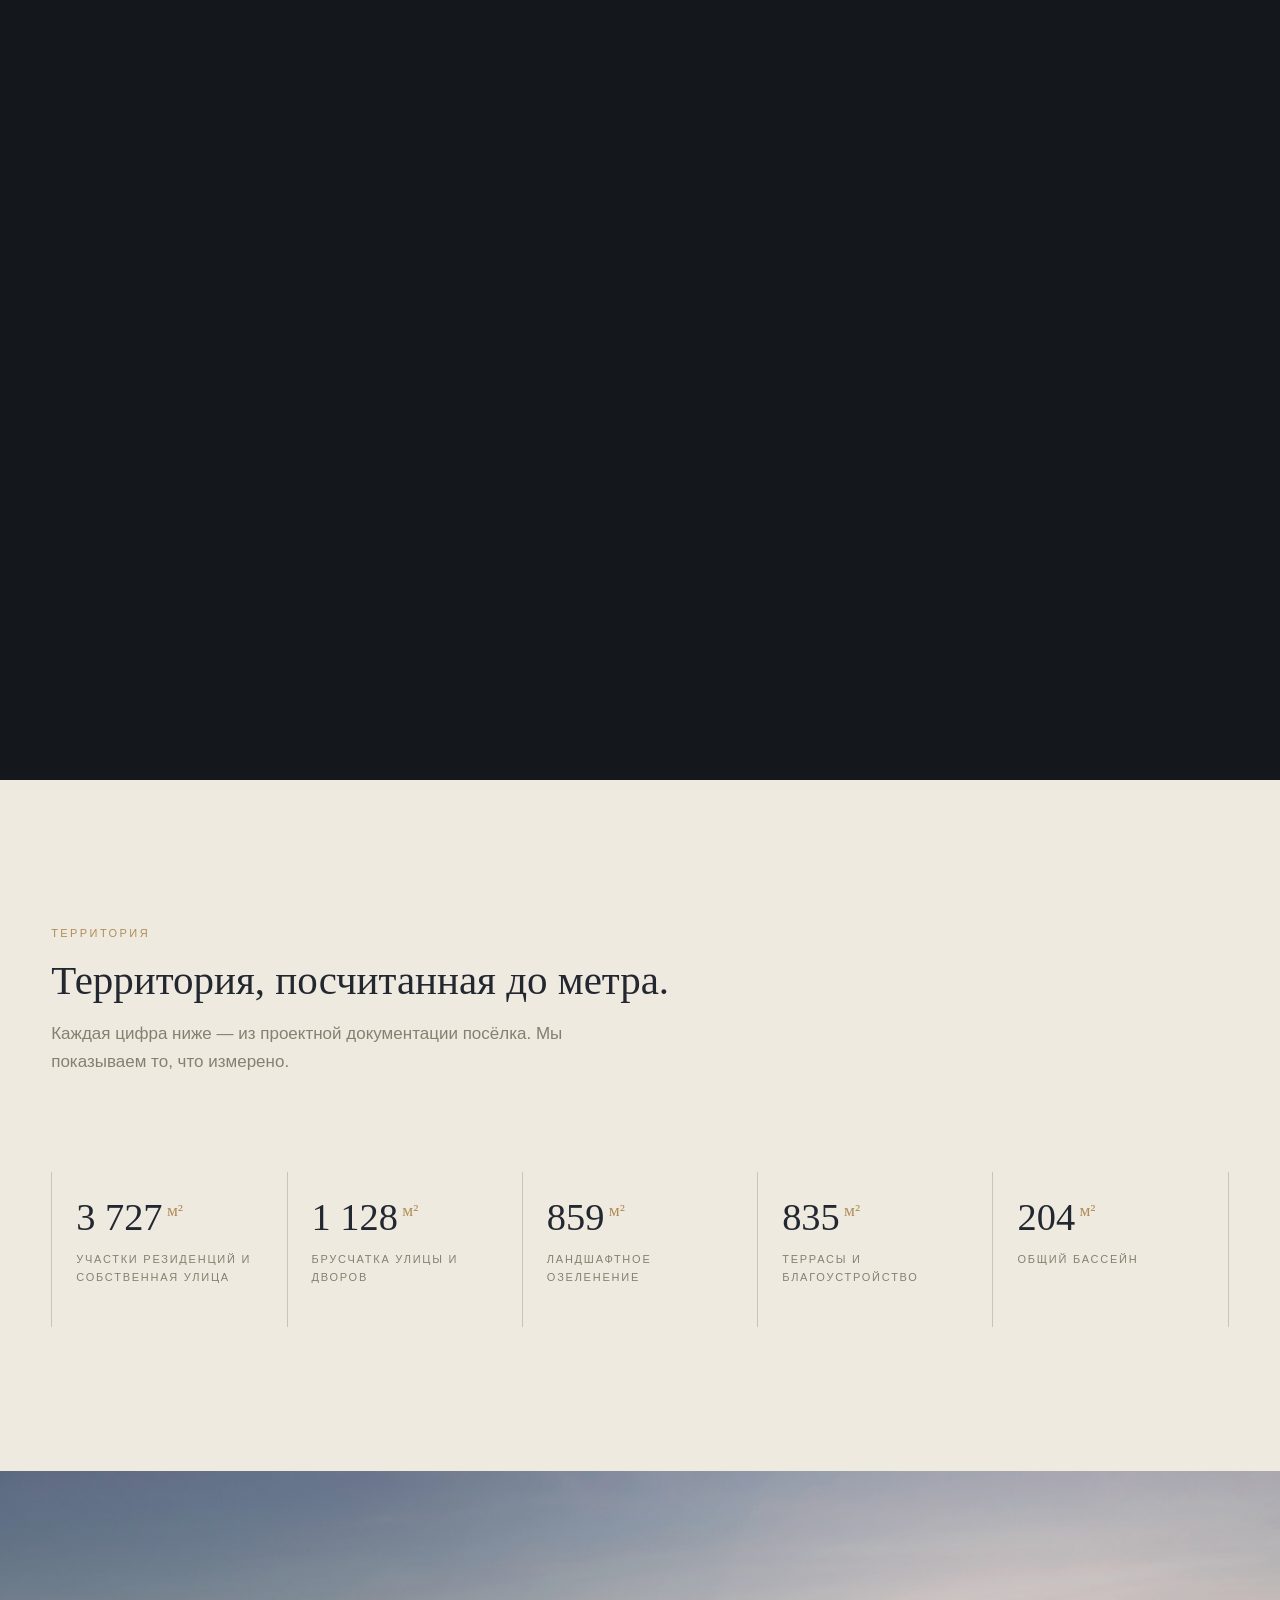
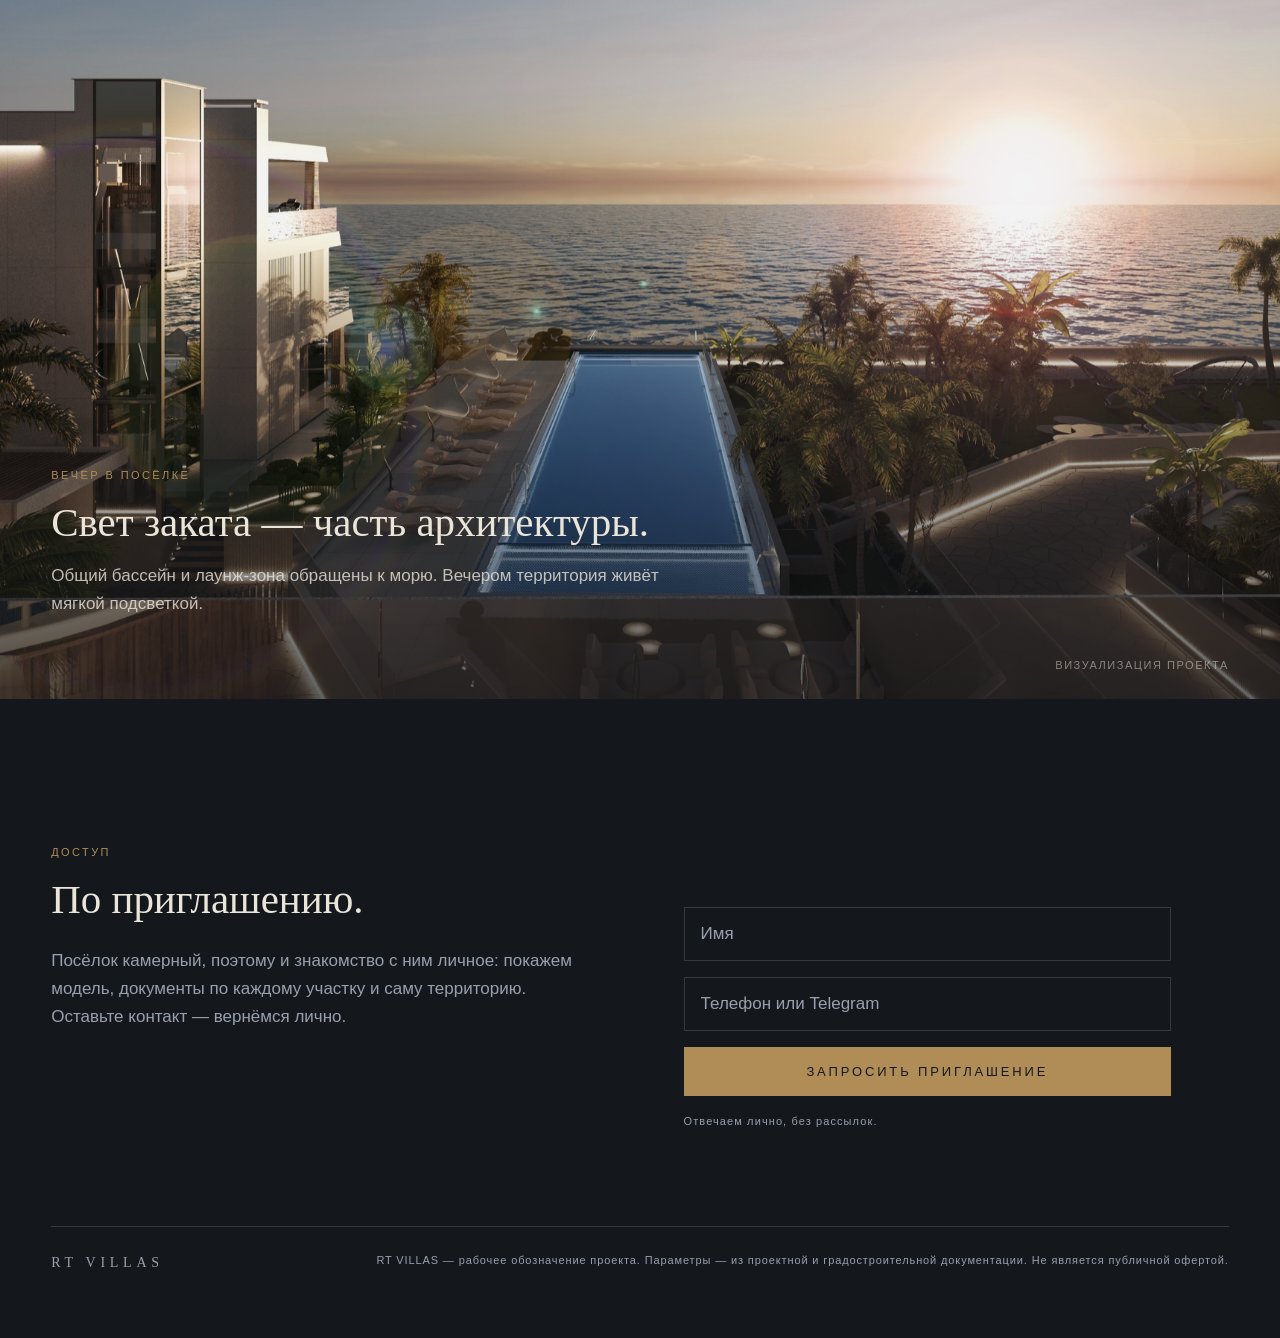
<file: d-3d-world/index.html>
<!DOCTYPE html>
<html lang="ru" class="no-js">
<head>
<meta charset="utf-8">
<meta name="viewport" content="width=device-width, initial-scale=1">
<title>RT VILLAS — объёмная модель посёлка · Адлер, Сочи</title>
<meta name="description" content="Частные резиденции у моря в Адлере. Объёмная модель посёлка: от плана до уровня улицы. Доступ — по приглашению.">
<link rel="stylesheet" href="tokens.css">
<style>
/* ================= база ================= */
*,*::before,*::after{box-sizing:border-box;margin:0;padding:0;border-radius:var(--radius)}
html{scroll-behavior:smooth}
body{background:var(--c-ink);color:var(--c-text);font-family:var(--font-sans);font-size:var(--fs-body);line-height:var(--lh-body);-webkit-font-smoothing:antialiased}
img{display:block;max-width:100%}
a{color:inherit;text-decoration:none}
.kicker{font-family:var(--font-sans);font-size:var(--fs-micro);letter-spacing:var(--ls-caps);text-transform:uppercase;color:var(--c-accent)}
.h-display{font-family:var(--font-display);font-weight:var(--fw-display);line-height:1.12}
.micro{font-size:var(--fs-micro);letter-spacing:0.14em;text-transform:uppercase}
.rv{opacity:1;transform:none}
html.js .rv{opacity:0;transform:translateY(1.5rem);transition:opacity .9s ease,transform .9s ease}
html.js .rv.on{opacity:1;transform:none}
@media (prefers-reduced-motion: reduce){html.js .rv{opacity:1;transform:none;transition:none}}

/* ================= шапка ================= */
.hdr{position:fixed;inset:0 0 auto 0;z-index:50;height:var(--header-h);display:flex;align-items:center;justify-content:space-between;padding:0 var(--gutter);color:var(--c-text-inv);transition:background .4s ease, box-shadow .4s ease}
.hdr::before{content:"";position:absolute;inset:0;background:linear-gradient(to bottom, rgba(14,17,21,.55), rgba(14,17,21,0));pointer-events:none;transition:opacity .4s ease}
.hdr.solid{background:var(--c-ink)}
.hdr.solid::before{opacity:0}
.wordmark{position:relative;font-family:var(--font-wordmark);font-size:1.1875rem;letter-spacing:var(--ls-wordmark);text-transform:uppercase;color:var(--c-text-inv)}
.hdr-nav{position:relative;display:flex;align-items:center;gap:var(--s-6)}
.hdr-nav a{font-size:var(--fs-micro);letter-spacing:var(--ls-caps);text-transform:uppercase;color:var(--c-muted-inv)}
.hdr-nav a:hover{color:var(--c-text-inv)}
.hdr-cta{display:inline-block;border:var(--hairline) solid var(--c-accent);color:var(--c-accent) !important;padding:var(--s-3) var(--s-5)}
.hdr-cta:hover{background:var(--c-accent);color:var(--c-ink) !important}

/* ================= первый экран ================= */
.hero{position:relative;height:100vh;max-height:75rem;min-height:36rem;overflow:hidden;color:var(--c-text-inv)}
.hero img{position:absolute;inset:0;width:100%;height:100%;object-fit:cover}
.hero::after{content:"";position:absolute;inset:0;background:linear-gradient(80deg, rgba(14,17,21,.62) 0%, rgba(14,17,21,.28) 42%, transparent 68%),linear-gradient(to top, rgba(14,17,21,.82) 0%, rgba(14,17,21,.30) 48%, rgba(14,17,21,.30) 100%)}
.hero-copy{position:absolute;z-index:2;left:var(--gutter);right:var(--gutter);bottom:clamp(4rem,10vh,7rem);max-width:46rem}
.hero-copy .kicker{margin-bottom:var(--s-5)}
.hero h1{font-size:var(--fs-hero);margin-bottom:var(--s-5)}
.hero p{max-width:var(--measure);color:rgba(234,229,217,.85)}
.hero-cue{position:absolute;z-index:2;left:var(--gutter);bottom:var(--s-5);display:flex;align-items:center;gap:var(--s-3);font-size:var(--fs-micro);letter-spacing:var(--ls-caps);text-transform:uppercase;color:var(--c-muted-inv)}
.hero-cue::before{content:"";display:block;width:2.75rem;height:var(--hairline);background:var(--c-accent)}
.plate-note{position:absolute;z-index:2;right:var(--gutter);bottom:var(--s-5);font-size:var(--fs-micro);letter-spacing:0.14em;text-transform:uppercase;color:rgba(234,229,217,.5)}

/* ================= объёмная сцена ================= */
.scene-track{position:relative;height:var(--track-len);background:var(--c-ink)}
.stage{position:sticky;top:0;height:100vh;max-height:var(--stage-max);overflow:hidden;background:
 radial-gradient(120% 90% at 50% 8%, var(--sc-bg-hi) 0%, var(--sc-bg-lo) 62%)}
.stage::after{content:"";position:absolute;inset:0;pointer-events:none;background:
 radial-gradient(90% 70% at 50% 108%, rgba(176,141,87,.10), transparent 60%)}
.viewport{position:absolute;inset:0;perspective:var(--persp);perspective-origin:50% 38%}
.world{position:absolute;inset:0;transform-style:preserve-3d;will-change:transform}
.ground{position:absolute;left:46.5%;top:54%;width:77.5rem;height:55rem;margin-left:-38.75rem;margin-top:-27.5rem;background:var(--sc-ground);outline:var(--hairline) solid var(--sc-plot-line);transform-style:preserve-3d;
 background-image:repeating-linear-gradient(0deg,var(--sc-grid) 0 1px,transparent 1px 3.875rem),repeating-linear-gradient(90deg,var(--sc-grid) 0 1px,transparent 1px 3.875rem)}
.gtag{position:absolute;font-size:var(--fs-micro);letter-spacing:0.2em;text-transform:uppercase;color:var(--sc-num);white-space:nowrap}
.plot{position:absolute;background:var(--sc-plot);outline:var(--hairline) solid var(--sc-plot-line);transform-style:preserve-3d;cursor:pointer;transition:outline-color .35s ease}
.plot .pnum{position:absolute;left:.75rem;top:.5rem;font-size:1rem;letter-spacing:0.18em;color:var(--sc-num);transition:color .35s ease}
.plot.sel{outline:2px solid var(--c-accent)}
.plot.sel .pnum{color:var(--c-accent)}
.zone{position:absolute;transform-style:preserve-3d}
.garden{position:absolute;background:var(--sc-green)}
.road{position:absolute;background:var(--sc-road);outline:var(--hairline) solid var(--sc-road-line);
 background-image:repeating-linear-gradient(90deg,var(--sc-road-line) 0 1px,transparent 1px 1.5rem)}
.road.v{background-image:repeating-linear-gradient(0deg,var(--sc-road-line) 0 1px,transparent 1px 1.5rem)}
.deck{position:absolute;background:var(--sc-deck);outline:var(--hairline) solid var(--sc-plot-line);transform-style:preserve-3d}
.water{position:absolute;background:var(--sc-water);box-shadow:inset 0 0 0 1px var(--c-accent-dim)}
.house{position:absolute;transform-style:preserve-3d;pointer-events:none}
.face{position:absolute;left:0;top:0;transition:background .35s ease}
.f-top{background:var(--sc-face-top)}
.f-top.rg::after{content:"";position:absolute;inset:23%;background:var(--sc-roofgarden);opacity:.6}
.f-n{background:var(--sc-face-n);transform-origin:0 0}
.f-s{background:var(--sc-face-s);transform-origin:0 0}
.f-e{background:var(--sc-face-e);transform-origin:0 0}
.f-w{background:var(--sc-face-w);transform-origin:0 0}
.slab .f-top{background:var(--sc-terr-top)}
.slab .f-n,.slab .f-s,.slab .f-e,.slab .f-w{background:var(--sc-terr-side)}
.plot.sel .house:not(.slab) .f-top{background:var(--sc-sel-top)}
.plot.sel .house:not(.slab) .f-n{background:var(--sc-sel-n)}
.plot.sel .house:not(.slab) .f-s{background:var(--sc-sel-s)}
.plot.sel .house:not(.slab) .f-e{background:var(--sc-sel-e)}
.plot.sel .house:not(.slab) .f-w{background:var(--sc-sel-w)}

/* --- накладки поверх сцены --- */
.scene-head{position:absolute;z-index:5;left:var(--gutter);top:calc(var(--header-h) + var(--s-5));color:var(--c-text-inv);max-width:24rem}
.scene-head h2{font-size:clamp(1.75rem,2.4vw,2.5rem);margin:var(--s-3) 0 var(--s-4)}
.chip{display:inline-block;border:var(--hairline) solid var(--c-hairline-inv);color:var(--c-muted-inv);font-size:var(--fs-micro);letter-spacing:0.14em;text-transform:uppercase;padding:var(--s-2) var(--s-3)}
.hud{position:absolute;z-index:5;left:var(--gutter);bottom:var(--s-6);color:var(--c-muted-inv)}
.hud-item{display:flex;gap:var(--s-3);align-items:baseline;padding:var(--s-2) 0;border-left:var(--hairline) solid var(--c-hairline-inv);padding-left:var(--s-4);transition:color .3s ease,border-color .3s ease}
.hud-item .n{font-size:var(--fs-micro);letter-spacing:0.18em}
.hud-item .t{font-size:var(--fs-small);letter-spacing:0.06em}
.hud-item.on{color:var(--c-text-inv);border-left-color:var(--c-accent)}
.hud-item.on .n{color:var(--c-accent)}
.card{position:absolute;z-index:5;right:var(--gutter);top:50%;transform:translateY(-50%);width:19.5rem;background:var(--c-paper);color:var(--c-text);padding:var(--s-6) var(--s-6) var(--s-5);box-shadow:0 2.5rem 5rem rgba(0,0,0,.45)}
.card .kicker{color:var(--c-muted)}
.card-num{font-family:var(--font-display);font-size:var(--fs-cardnum);line-height:1;margin:var(--s-2) 0 var(--s-1)}
.card-cad{font-size:var(--fs-micro);letter-spacing:0.12em;color:var(--c-muted);margin-bottom:var(--s-5)}
.card dl{border-top:var(--hairline) solid var(--c-hairline)}
.card .row{display:flex;justify-content:space-between;align-items:baseline;padding:var(--s-3) 0;border-bottom:var(--hairline) solid var(--c-hairline)}
.card dt{font-size:var(--fs-micro);letter-spacing:0.16em;text-transform:uppercase;color:var(--c-muted)}
.card dd{font-family:var(--font-display);font-size:1.125rem}
.card-status{font-size:var(--fs-micro);letter-spacing:0.14em;text-transform:uppercase;color:var(--c-accent);margin:var(--s-4) 0 var(--s-5)}
.btn{display:block;text-align:center;background:var(--c-ink);color:var(--c-text-inv);font-size:var(--fs-small);letter-spacing:var(--ls-caps);text-transform:uppercase;padding:var(--s-4) var(--s-5);border:var(--hairline) solid var(--c-ink);transition:background .3s ease,color .3s ease}
.btn:hover{background:var(--c-accent);border-color:var(--c-accent);color:var(--c-ink)}
.strip{position:absolute;z-index:5;left:50%;bottom:var(--s-6);transform:translateX(-50%);text-align:center}
.strip-label{display:block;font-size:var(--fs-micro);letter-spacing:var(--ls-caps);text-transform:uppercase;color:var(--c-muted-inv);margin-bottom:var(--s-3)}
.strip-btns{display:flex}
.strip-btns button{width:3rem;height:3rem;background:transparent;border:var(--hairline) solid var(--c-hairline-inv);border-left-width:0;color:var(--c-muted-inv);font-family:var(--font-sans);font-size:var(--fs-small);letter-spacing:0.1em;cursor:pointer;transition:all .3s ease}
.strip-btns button:first-child{border-left-width:var(--hairline)}
.strip-btns button:hover{color:var(--c-text-inv)}
.strip-btns button.sel{background:var(--c-accent);border-color:var(--c-accent);color:var(--c-ink)}

/* ================= территория в цифрах ================= */
.facts{background:var(--c-canvas);padding:var(--s-9) var(--gutter)}
.facts-head{max-width:52rem;margin-bottom:var(--s-8)}
.facts-head h2{font-size:var(--fs-h2);margin:var(--s-4) 0}
.facts-head p{color:var(--c-muted);max-width:var(--measure)}
.stats{display:grid;grid-template-columns:repeat(5,1fr);border-left:var(--hairline) solid var(--c-hairline)}
.stat{border-right:var(--hairline) solid var(--c-hairline);padding:var(--s-5) var(--s-5) var(--s-6)}
.stat b{display:block;font-family:var(--font-display);font-weight:var(--fw-display);font-size:var(--fs-stat);line-height:1.1}
.stat b sup{font-size:45%;color:var(--c-accent)}
.stat span{display:block;margin-top:var(--s-3);font-size:var(--fs-micro);letter-spacing:0.16em;text-transform:uppercase;color:var(--c-muted);max-width:11rem}

/* ================= финал ================= */
.finale{position:relative;height:92vh;max-height:64rem;min-height:30rem;overflow:hidden;color:var(--c-text-inv)}
.finale img{position:absolute;inset:0;width:100%;height:100%;object-fit:cover}
.finale::after{content:"";position:absolute;inset:0;background:linear-gradient(to top, rgba(14,17,21,.66), rgba(14,17,21,.05) 55%)}
.finale-copy{position:absolute;z-index:2;left:var(--gutter);bottom:clamp(3rem,9vh,6rem);max-width:40rem}
.finale-copy h2{font-size:var(--fs-h2);margin:var(--s-4) 0}
.finale-copy p{color:rgba(234,229,217,.8);max-width:var(--measure)}
.finale .plate-note{color:rgba(234,229,217,.5)}

/* ================= приглашение и подвал ================= */
.invite{background:var(--c-ink);color:var(--c-text-inv);padding:var(--s-9) var(--gutter) var(--s-7)}
.invite-grid{display:grid;grid-template-columns:1.1fr 1fr;gap:var(--s-8);max-width:70rem}
.invite h2{font-size:var(--fs-h2);margin:var(--s-4) 0 var(--s-5)}
.invite p{color:var(--c-muted-inv);max-width:var(--measure)}
.form{display:grid;gap:var(--s-4);align-content:start;padding-top:var(--s-7)}
.form input{background:transparent;border:var(--hairline) solid var(--c-hairline-inv);color:var(--c-text-inv);font-family:var(--font-sans);font-size:var(--fs-body);padding:var(--s-4) var(--s-4)}
.form input::placeholder{color:var(--c-muted-inv)}
.form input:focus{outline:none;border-color:var(--c-accent)}
.btn-accent{background:var(--c-accent);border:var(--hairline) solid var(--c-accent);color:var(--c-ink);font-size:var(--fs-small);letter-spacing:var(--ls-caps);text-transform:uppercase;padding:var(--s-4) var(--s-5);cursor:pointer;transition:background .3s ease,color .3s ease}
.btn-accent:hover{background:transparent;color:var(--c-accent)}
.form .micro{color:var(--c-muted-inv);letter-spacing:0.1em;text-transform:none}
.legal{margin-top:var(--s-8);padding-top:var(--s-5);border-top:var(--hairline) solid var(--c-hairline-inv);display:flex;justify-content:space-between;gap:var(--s-6);flex-wrap:wrap;color:var(--c-muted-inv);font-size:var(--fs-micro);letter-spacing:0.08em}
.legal .wordmark{font-size:.875rem;color:var(--c-muted-inv)}

/* ================= адаптив ================= */
@media (max-width: 64rem){
  .stats{grid-template-columns:repeat(2,1fr);border-top:var(--hairline) solid var(--c-hairline)}
  .invite-grid{grid-template-columns:1fr}
  .card{right:var(--s-4);width:17rem;padding:var(--s-5)}
}
@media (max-width: 47.9rem){
  .hdr-nav a:not(.hdr-cta){display:none}
  .card{left:var(--s-4);right:auto;top:auto;bottom:6.5rem;transform:none;width:16rem}
  .strip{left:auto;right:var(--s-4);transform:none}
  .hud{display:none}
  .scene-head{max-width:17rem}
}

/* ================= служебный режим предпросмотра ================= */
html.debug .scene-track{height:auto}
html.debug .stage{position:relative;height:56.25rem;max-height:none}
html.debug .hero{height:47.5rem}
html.debug .finale{height:40rem}
html.debug .rv{opacity:1 !important;transform:none !important;transition:none !important}
</style>
</head>
<body>

<header class="hdr" id="hdr">
  <a class="wordmark" href="#top">RT&nbsp;Villas</a>
  <nav class="hdr-nav">
    <a href="#model">Модель</a>
    <a href="#facts">Территория</a>
    <a class="hdr-cta" href="#invite">Запросить</a>
  </nav>
</header>

<!-- ============ Первый экран — один кадр, одна строка ============ -->
<section class="hero" id="top">
  <img src="assets/33r-aerial.jpg" alt="Посёлок у моря — вид с высоты. Визуализация проекта.">
  <div class="hero-copy rv">
    <div class="kicker">Адлер · Сочи · пер. Хостинский</div>
    <h1 class="h-display">Резиденции у моря.<br>Рассмотрите посёлок целиком.</h1>
    <p>Закрытая территория с собственной улицей, бассейном и лаунж-зоной.
       Ниже — объёмная модель посёлка: от высоты птичьего полёта до уровня улицы.</p>
  </div>
  <div class="hero-cue">Листайте — камера снижается</div>
  <div class="plate-note">Визуализация проекта</div>
</section>

<!-- ============ Объёмная модель посёлка ============ -->
<section class="scene-track" id="model">
  <div class="stage" id="stage">
    <div class="viewport">
      <div class="world" id="world">
        <div class="ground" id="ground"></div>
      </div>
    </div>

    <div class="scene-head">
      <div class="kicker">Объёмная модель</div>
      <h2 class="h-display">Посёлок — как на ладони</h2>
      <span class="chip">Объёмная схема, не финальная геометрия</span>
    </div>

    <div class="hud" id="hud">
      <div class="hud-item on"><span class="n">01</span><span class="t">План — весь надел сверху</span></div>
      <div class="hud-item"><span class="n">02</span><span class="t">Высота — объёмы и дворы</span></div>
      <div class="hud-item"><span class="n">03</span><span class="t">Квартал — улица и бассейн</span></div>
      <div class="hud-item"><span class="n">04</span><span class="t">Улица — масштаб человека</span></div>
    </div>

    <aside class="card" aria-live="polite">
      <div class="kicker">Резиденция</div>
      <div class="card-num" id="c-num">01</div>
      <div class="card-cad" id="c-cad">23:49:0402016:2525</div>
      <dl>
        <div class="row"><dt>Участок</dt><dd id="c-plot">443 м²</dd></div>
        <div class="row"><dt>Дом</dt><dd id="c-cap">до 265,8 м²</dd></div>
        <div class="row"><dt>Террасы</dt><dd id="c-terr">114 м²</dd></div>
        <div class="row"><dt>Сад</dt><dd id="c-garden">156 м²</dd></div>
        <div class="row"><dt>Уровни</dt><dd>до 3</dd></div>
      </dl>
      <div class="card-status">Предпродажа · по приглашению</div>
      <a class="btn" href="#invite">Запросить</a>
    </aside>

    <div class="strip">
      <span class="strip-label">Резиденции посёлка</span>
      <div class="strip-btns" id="strip"></div>
    </div>
  </div>
</section>

<!-- ============ Территория в цифрах ============ -->
<section class="facts" id="facts">
  <div class="facts-head rv">
    <div class="kicker">Территория</div>
    <h2 class="h-display">Территория, посчитанная до метра.</h2>
    <p>Каждая цифра ниже — из проектной документации посёлка. Мы показываем то, что измерено.</p>
  </div>
  <div class="stats rv">
    <div class="stat"><b>3&nbsp;727<sup>&nbsp;м²</sup></b><span>участки резиденций и собственная улица</span></div>
    <div class="stat"><b>1&nbsp;128<sup>&nbsp;м²</sup></b><span>брусчатка улицы и дворов</span></div>
    <div class="stat"><b>859<sup>&nbsp;м²</sup></b><span>ландшафтное озеленение</span></div>
    <div class="stat"><b>835<sup>&nbsp;м²</sup></b><span>террасы и благоустройство</span></div>
    <div class="stat"><b>204<sup>&nbsp;м²</sup></b><span>общий бассейн</span></div>
  </div>
</section>

<!-- ============ Финал — вечерний кадр ============ -->
<section class="finale">
  <img src="assets/19rn-pool.jpg" alt="Общий бассейн и лаунж-зона на закате. Визуализация проекта.">
  <div class="finale-copy rv">
    <div class="kicker">Вечер в посёлке</div>
    <h2 class="h-display">Свет заката — часть архитектуры.</h2>
    <p>Общий бассейн и лаунж-зона обращены к морю. Вечером территория живёт мягкой подсветкой.</p>
  </div>
  <div class="plate-note">Визуализация проекта</div>
</section>

<!-- ============ Приглашение ============ -->
<footer class="invite" id="invite">
  <div class="invite-grid">
    <div class="rv">
      <div class="kicker">Доступ</div>
      <h2 class="h-display">По приглашению.</h2>
      <p>Посёлок камерный, поэтому и знакомство с ним личное: покажем модель, документы
         по каждому участку и саму территорию. Оставьте контакт — вернёмся лично.</p>
    </div>
    <form class="form rv" action="#" method="post" onsubmit="return false">
      <input type="text" name="name" placeholder="Имя" autocomplete="name">
      <input type="tel" name="phone" placeholder="Телефон или Telegram" autocomplete="tel">
      <button class="btn-accent" type="submit">Запросить приглашение</button>
      <span class="micro">Отвечаем лично, без рассылок.</span>
    </form>
  </div>
  <div class="legal">
    <span class="wordmark">RT&nbsp;Villas</span>
    <span>RT VILLAS — рабочее обозначение проекта. Параметры — из проектной и градостроительной документации. Не является публичной офертой.</span>
  </div>
</footer>

<script>
document.documentElement.classList.replace('no-js','js');

/* ===== Данные участков (ЕГРН/СПОЗУ) — питают модель и карточку ===== */
const VILLAS=[
 {id:'01',cad:'23:49:0402016:2525',plot:'443 м²',cap:'до 265,8 м²',terr:'114 м²',garden:'156 м²',x:40,y:260,w:335,d:240,hx:84,hy:78,hw:176,hd:118,hh:100},
 {id:'02',cad:'23:49:0402016:2526',plot:'531 м²',cap:'до 300 м²',terr:'92 м²',garden:'114 м²',x:391,y:260,w:401,d:240,hx:106,hy:82,hw:190,hd:114,hh:108},
 {id:'03',cad:'23:49:0402016:2527',plot:'518 м²',cap:'до 300 м²',terr:'110 м²',garden:'155 м²',x:808,y:260,w:392,d:240,hx:100,hy:80,hw:187,hd:111,hh:108},
 {id:'04',cad:'23:49:0402016:2521',plot:'458 м²',cap:'до 274,8 м²',terr:'116 м²',garden:'110 м²',x:120,y:590,w:280,d:240,hx:60,hy:78,hw:160,hd:105,hh:102},
 {id:'05',cad:'23:49:0402016:2522',plot:'435 м²',cap:'до 261 м²',terr:'100 м²',garden:'106 м²',x:416,y:590,w:264,d:240,hx:57,hy:80,hw:150,hd:99,hh:100},
 {id:'06',cad:'23:49:0402016:2523',plot:'400 м²',cap:'до 240 м²',terr:'68 м²',garden:'74 м²',x:696,y:590,w:248,d:240,hx:48,hy:78,hw:152,hd:102,hh:94},
 {id:'07',cad:'23:49:0402016:2536',plot:'506 м²',cap:'до 300 м²',terr:'82 м²',garden:'86 м²',x:960,y:590,w:240,d:240,hx:55,hy:82,hw:130,hd:92,hh:104}
];

/* ===== Сборка объёмной сцены (CSS-3D) ===== */
const ground=document.getElementById('ground');
function el(cls,css){const d=document.createElement('div');d.className=cls;Object.assign(d.style,css);return d;}
function px(n){return n+'px';}
function box(w,d,h,cls){
  const b=el('house'+(cls?' '+cls:''),{width:px(w),height:px(d)});
  const rg=(!cls&&h>20)?' rg':'';
  b.appendChild(el('face f-top'+rg,{width:px(w),height:px(d),transform:'translateZ('+h+'px)'}));
  b.appendChild(el('face f-n',{width:px(w),height:px(h),transform:'rotateX(90deg)'}));
  b.appendChild(el('face f-s',{width:px(w),height:px(h),transform:'translateY('+d+'px) rotateX(90deg)'}));
  b.appendChild(el('face f-w',{width:px(d),height:px(h),transform:'rotateZ(90deg) rotateX(90deg)'}));
  b.appendChild(el('face f-e',{width:px(d),height:px(h),transform:'translateX('+w+'px) rotateZ(90deg) rotateX(90deg)'}));
  return b;
}
/* подписи на плане */
ground.appendChild(el('gtag',{left:'12px',top:'-28px'})).textContent='КАД. КВАРТАЛ 23:49:0402016';
ground.appendChild(el('gtag',{right:'12px',bottom:'-28px'})).textContent='ОБЪЁМНАЯ СХЕМА · БЕЗ МАСШТАБА';
/* площадка бассейна и лаунжа */
const deck=el('deck',{left:px(40),top:px(40),width:px(390),height:px(200)});
deck.appendChild(el('water',{left:px(60),top:px(46),width:px(220),height:px(108)}));
const lounge=box(70,120,6,'slab');Object.assign(lounge.style,{left:px(300),top:px(40)});
deck.appendChild(lounge);
const dtag=el('gtag',{left:px(64),top:px(162)});dtag.textContent='бассейн · лаунж';deck.appendChild(dtag);
ground.appendChild(deck);
/* общий ландшафтный участок */
const green=el('garden',{left:px(446),top:px(40),width:px(754),height:px(200),outline:'1px solid var(--sc-plot-line)'});
const gt=el('gtag',{right:px(16),bottom:px(10),position:'absolute'});gt.textContent='ландшафт';green.appendChild(gt);
ground.appendChild(green);
/* улица и въезд */
ground.appendChild(el('road',{left:px(40),top:px(510),width:px(1160),height:px(60)}));
ground.appendChild(el('road v',{left:px(40),top:px(570),width:px(60),height:px(310)}));
const rtag=el('gtag',{left:px(540),top:px(530)});rtag.textContent='частная улица';ground.appendChild(rtag);
const etag=el('gtag',{left:px(112),top:px(846)});etag.textContent='выезд — пер. Хостинский';ground.appendChild(etag);
/* участки вилл */
VILLAS.forEach((v,i)=>{
  const p=el('plot',{left:px(v.x),top:px(v.y),width:px(v.w),height:px(v.d)});
  p.dataset.i=i;
  const num=el('pnum');num.className='pnum';num.textContent=v.id;p.appendChild(num);
  p.appendChild(el('garden',{left:px(12),top:px(v.hy+v.hd+14),width:px(v.w-24),height:px(v.d-(v.hy+v.hd)-26)}));
  const t=box(v.hw,42,7,'slab');Object.assign(t.style,{left:px(v.hx),top:px(v.hy-48)});p.appendChild(t);
  const h=box(v.hw,v.hd,v.hh);Object.assign(h.style,{left:px(v.hx),top:px(v.hy)});p.appendChild(h);
  p.addEventListener('mouseenter',()=>select(i));
  p.addEventListener('click',()=>select(i));
  ground.appendChild(p);
});

/* ===== Карточка резиденции ===== */
const strip=document.getElementById('strip');
VILLAS.forEach((v,i)=>{const b=document.createElement('button');b.type='button';b.textContent=v.id;b.addEventListener('click',()=>select(i));b.addEventListener('mouseenter',()=>select(i));strip.appendChild(b);});
let SEL=-1;
function select(i){
  if(SEL===i)return;SEL=i;const v=VILLAS[i];
  document.querySelectorAll('.plot').forEach((p,j)=>p.classList.toggle('sel',j===i));
  strip.querySelectorAll('button').forEach((b,j)=>b.classList.toggle('sel',j===i));
  document.getElementById('c-num').textContent=v.id;
  document.getElementById('c-cad').textContent=v.cad;
  document.getElementById('c-plot').textContent=v.plot;
  document.getElementById('c-cap').textContent=v.cap;
  document.getElementById('c-terr').textContent=v.terr;
  document.getElementById('c-garden').textContent=v.garden;
}
select(0);

/* ===== Камера, ведомая прокруткой (опорные точки) ===== */
const WP=[
 {p:0.00,rx:8, rz:0,  s:0.60,ty:0},
 {p:0.36,rx:52,rz:-16,s:0.92,ty:10},
 {p:0.68,rx:66,rz:-34,s:1.38,ty:30},
 {p:1.00,rx:76,rz:-52,s:2.05,ty:90}
];
const world=document.getElementById('world');
const track=document.getElementById('model');
const stage=document.getElementById('stage');
const hudItems=[...document.querySelectorAll('.hud-item')];
const smooth=t=>t*t*(3-2*t);
function camera(p){
  let a=WP[0],b=WP[WP.length-1];
  for(let k=0;k<WP.length-1;k++){if(p>=WP[k].p&&p<=WP[k+1].p){a=WP[k];b=WP[k+1];break;}}
  const t=b.p===a.p?0:smooth((p-a.p)/(b.p-a.p));
  const L=(x,y)=>x+(y-x)*t;
  world.style.transform='translate3d(0,'+L(a.ty,b.ty)+'px,0) scale('+L(a.s,b.s)+') rotateX('+L(a.rx,b.rx)+'deg) rotateZ('+L(a.rz,b.rz)+'deg)';
  let beat=0;WP.forEach((w,k)=>{if(p>=w.p-0.02)beat=k;});
  hudItems.forEach((h,k)=>h.classList.toggle('on',k===beat));
}
let ticking=false;
function onScroll(){
  if(ticking)return;ticking=true;
  requestAnimationFrame(()=>{
    ticking=false;
    const y=window.scrollY;
    const run=track.offsetHeight-stage.offsetHeight;
    const p=Math.max(0,Math.min(1,(y-track.offsetTop)/(run||1)));
    camera(p);
    document.getElementById('hdr').classList.toggle('solid',y>window.innerHeight*0.7);
  });
}

/* ===== Плавные появления секций ===== */
const io=new IntersectionObserver(es=>es.forEach(e=>{if(e.isIntersecting){e.target.classList.add('on');io.unobserve(e.target);}}),{threshold:0.2});
document.querySelectorAll('.rv').forEach(n=>io.observe(n));

/* ===== Служебный режим предпросмотра (?p=0..1 — развёрнутая страница, фиксированная камера) ===== */
const q=new URLSearchParams(location.search);
if(q.has('p')){
  document.documentElement.classList.add('debug');
  camera(Math.max(0,Math.min(1,parseFloat(q.get('p'))||0)));
  if(q.has('v'))select(Math.max(0,Math.min(6,parseInt(q.get('v'),10)||0)));
}else{
  addEventListener('scroll',onScroll,{passive:true});
  onScroll();
}
</script>
</body>
</html>
</file>
<file: a-enclave/tokens.css>
/* ============================================================
   RT VILLAS — концепт «Анклав» · дизайн-токены
   Все значения цвета, шрифтов, отступов и движения живут здесь
   как custom properties; index.html ссылается на них.
   ============================================================ */

:root {
  /* ---------- палитра (60/30/10: фон / текст / бронза) ---------- */
  --c-canvas:        #0B0F16;   /* тёмный графит — фон страницы (60%) */
  --c-panel:         #10151F;   /* приподнятая панель */
  --c-panel-2:       #141B28;   /* альтернативная панель / поля формы */
  --c-veil:          #070A10;   /* занавес обложки — самый тёмный тон */
  --c-ink:           #EAE5D9;   /* тёплая слоновая кость — основной текст (30%) */
  --c-ink-dim:       #9BA0AE;   /* вторичный текст */
  --c-ink-faint:     #6A7080;   /* подписи, мета */
  --c-accent:        #B08D57;   /* бронза — единственный акцент (10%) */
  --c-accent-bright: #CDA96F;   /* светлая бронза (hover / линии) */
  --c-hairline:      rgba(176, 141, 87, 0.30);
  --c-hairline-dim:  rgba(176, 141, 87, 0.14);
  --c-scrim:         rgba(7, 10, 16, 0.62);   /* подложка под текстом на изображениях */
  --c-scrim-strong:  rgba(7, 10, 16, 0.78);
  --c-header-solid:  rgba(11, 15, 22, 0.92);  /* шапка после обложки */

  /* ---------- типографика ---------- */
  --font-display: "Didot", "Bodoni 72", "Playfair Display", "Georgia Pro", Georgia, "Times New Roman", serif;
  --font-sans:    "Helvetica Neue", Helvetica, "Inter", Arial, sans-serif;

  --fs-display:  clamp(3.4rem, 7.2vw, 5.9rem);   /* заголовок обложки */
  --fs-h2:       clamp(2.4rem, 4.4vw, 3.9rem);   /* заголовки секций */
  --fs-h3:       clamp(1.5rem, 2.2vw, 2.0rem);
  --fs-lead:     1.375rem;                        /* лид-абзацы, 22px */
  --fs-body:     1.125rem;                        /* основной текст, 18px */
  --fs-small:    0.9375rem;                       /* 15px */
  --fs-eyebrow:  0.8125rem;                       /* надзаголовки капсом, 13px */
  --fs-stat:     clamp(2.6rem, 4.6vw, 4.2rem);    /* крупные цифры */

  --lh-display: 1.04;
  --lh-body:    1.7;
  --ls-eyebrow: 0.34em;
  --ls-display: 0.01em;
  --fw-display: 400;   /* лёгкая серифная гарнитура, без жирных начертаний */
  --fw-body:    400;

  /* ---------- геометрия ---------- */
  --radius: 0px;                 /* прямые углы везде */
  --measure: 34em;               /* ширина текстовой колонки */
  --content-max: 1180px;
  --content-narrow: 730px;       /* ~золотое сечение от content-max */
  --pad-x: clamp(1.25rem, 5vw, 4rem);

  /* ---------- шкала отступов (~φ) ---------- */
  --sp-1: 0.5rem;
  --sp-2: 0.8125rem;
  --sp-3: 1.3125rem;
  --sp-4: 2.125rem;
  --sp-5: 3.4375rem;
  --sp-6: 5.5625rem;
  --sp-7: 9rem;                  /* дыхание секций */

  /* ---------- занавес обложки ---------- */
  --unveil: 0;                   /* 0 = закрыт, 1 = поднят; управляется скриптом */
  --hero-track: 320vh;           /* длина прокрутки обложки */

  /* ---------- движение: только тихие фейды ---------- */
  --ease-quiet: cubic-bezier(0.22, 0.61, 0.36, 1);
  --dur-fade: 0.9s;
  --dur-ui: 0.35s;

  /* ---------- изображения ---------- */
  --img-hero:   url("assets/hero-golden-pool.jpg");
  --img-aerial: url("assets/aerial-seafront.jpg");
  --img-night:  url("assets/villa-night.jpg");
}
</file>
<file: b-cinema/tokens.css>
/* ============================================================
   RT VILLAS — концепт «Кинофильм» · дизайн-токены
   Все цвета, шрифты, размеры и отступы живут здесь как custom
   properties; index.html ссылается на них и не хранит значений.
   ============================================================ */

:root {

  /* ---- фон и текст (тёмный «кинозал», слоновая кость) ---- */
  --c-canvas:        #0e0e11;   /* почти чёрный графит — фон страницы */
  --c-canvas-deep:   #070709;   /* чёрный титульного кадра */
  --c-canvas-lift:   #16161b;   /* приподнятые панели (блок титров) */
  --c-ink:           #f2ede3;   /* тёплая слоновая кость — заголовки и текст */
  --c-ink-dim:       rgba(242, 237, 227, 0.64);  /* вторичный текст */
  --c-ink-faint:     rgba(242, 237, 227, 0.38);  /* подписи, подвал */
  --c-line:          rgba(242, 237, 227, 0.14);  /* тонкие линии */

  /* ---- единственный акцент — бронза ---- */
  --c-accent:        #b08d57;                     /* бронза */
  --c-accent-bright: #c9a76d;                     /* hover */
  --c-accent-dim:    rgba(176, 141, 87, 0.45);    /* неактивные метки, рамки */

  /* ---- затемняющие подложки поверх полноэкранных кадров ---- */
  --scrim-frame:  linear-gradient(180deg, rgba(7,7,9,0.42) 0%, rgba(7,7,9,0.08) 38%, rgba(7,7,9,0.16) 62%, rgba(7,7,9,0.62) 100%);
  --scrim-finale: linear-gradient(180deg, rgba(7,7,9,0.80) 0%, rgba(7,7,9,0.56) 50%, rgba(7,7,9,0.88) 100%);
  --scrim-header: linear-gradient(180deg, rgba(7,7,9,0.85) 0%, rgba(7,7,9,0.38) 60%, rgba(7,7,9,0) 100%);

  /* ---- кадрирование изображений ---- */
  --img-pos-frame1: 32% 30%;   /* аэровид: линия берега остаётся в кадре при высоких обрезках */
  --img-pos-frame2: 50% 50%;   /* терраса днём */
  --img-pos-frame3: 50% 50%;   /* терраса вечером */

  /* ---- типографика ---- */
  --font-display: "Didot", "Bodoni 72", "Playfair Display", "Georgia", serif;
  --font-sans:    "Helvetica Neue", -apple-system, "Segoe UI", "Arial", sans-serif;

  --fs-hero:    clamp(3.0rem, 6.2vw, 5.9rem);   /* заглавный H1 */
  --fs-title:   clamp(2.4rem, 4.8vw, 4.4rem);   /* названия кадров */
  --fs-h2:      clamp(2.0rem, 3.6vw, 3.3rem);   /* заголовки секций */
  --fs-edit:    clamp(1.7rem, 3.1vw, 2.8rem);   /* серифная строка-пауза */
  --fs-counter: clamp(3.4rem, 6.6vw, 6.2rem);   /* крупные цифры */
  --fs-body:    1.185rem;
  --fs-small:   0.875rem;
  --fs-kicker:  0.72rem;

  --lh-display: 1.08;
  --lh-body:    1.72;

  --ls-kicker:  0.42em;   /* разрядка в духе кинотитров */
  --ls-wordmark: 0.34em;
  --ls-credit:  0.18em;

  --fw-display: 400;      /* серифная гарнитура работает контрастом, не жирностью */
  --fw-sans:    400;
  --fw-sans-md: 500;

  /* ---- шкала отступов ---- */
  --sp-2xs: 0.5rem;
  --sp-xs:  0.75rem;
  --sp-s:   1.25rem;
  --sp-m:   2rem;
  --sp-l:   3.25rem;
  --sp-xl:  5.25rem;
  --sp-2xl: 8.5rem;

  --pad-section: clamp(6rem, 15vh, 11rem);   /* щедрый воздух между секциями */
  --pad-x:       clamp(1.5rem, 5vw, 4rem);
  --content-max: 1120px;
  --measure:     36em;                        /* ширина текстовой колонки */
  --header-h:    4.5rem;

  /* ---- геометрия ---- */
  --radius: 0px;                              /* прямые углы везде */
  --hairline: 1px;

  /* ---- движение ---- */
  --ease-out:  cubic-bezier(0.22, 1, 0.36, 1);
  --dur-fade:  0.9s;
  --dur-count: 1.4s;

  /* ---- кинолента (окна кадров на прогрессе прокрутки 0..1) ---- */
  --scrub-height: 420vh;                      /* длина прокрутки киноленты */
}
</file>
<file: c-dossier/tokens.css>
/* ============================================================
   RT VILLAS — концепт «Досье» · дизайн-токены
   Все цвета, шрифты, размеры и отступы живут здесь как custom
   properties; index.html ссылается на них и не хранит значений.
   ============================================================ */

:root {
  /* ---- шрифтовые стеки (системные, с полной кириллицей; без внешних загрузок) ---- */
  --font-display: Georgia, "Times New Roman", "Noto Serif", serif;
  --font-sans: "Helvetica Neue", "Segoe UI", Arial, sans-serif;

  /* ---- шкала кегля ---- */
  --fs-hero: clamp(44px, 5.4vw, 76px);
  --fs-h2: clamp(30px, 3.2vw, 46px);
  --fs-h3: 24px;
  --fs-body: 18px;
  --fs-small: 15px;
  --fs-label: 11px;
  --fs-data: 15px;
  --fs-data-big: 32px;

  --lh-hero: 1.08;
  --lh-body: 1.65;
  --ls-label: 0.18em;
  --ls-wordmark: 0.34em;

  /* ---- палитра (60/30/10: слоновая кость / графит / бронза) ---- */
  --c-canvas: #f4f0e7;          /* 60 — тёплая слоновая кость */
  --c-canvas-deep: #ebe5d7;     /* чередование секций */
  --c-ink: #22211d;             /* 30 — тёплый графит */
  --c-ink-soft: #55524a;        /* вторичный текст */
  --c-accent: #93704a;          /* 10 — единственный акцент, бронза */
  --c-accent-ink: #7c5c3a;      /* бронза на hover / тёмном фоне */
  --c-paper: #faf8f2;           /* бумага карточек */
  --c-line: rgba(34, 33, 29, 0.18);      /* тонкие линии */
  --c-line-strong: rgba(34, 33, 29, 0.55);
  --c-inverse-text: #f4f0e7;    /* текст поверх фотографий */

  /* ---- структура ---- */
  --radius: 0px;                /* прямые углы везде */
  --rule: 1px solid var(--c-line);
  --rule-strong: 1px solid var(--c-line-strong);
  --border-accent: 1px solid var(--c-accent);

  /* ---- отступы (щедрый воздух) ---- */
  --sp-1: 8px;
  --sp-2: 16px;
  --sp-3: 24px;
  --sp-4: 40px;
  --sp-5: 64px;
  --sp-6: 96px;
  --sp-section: clamp(96px, 12vw, 160px);
  --page-max: 1240px;
  --page-pad: clamp(20px, 4vw, 56px);

  /* ---- компоненты ---- */
  --header-h: 72px;
  --plot-fill: rgba(34, 33, 29, 0.03);
  --plot-fill-hover: rgba(147, 112, 74, 0.16);
  --sea-fill: rgba(34, 33, 29, 0.07);
  --shadow-card: 0 1px 0 rgba(34, 33, 29, 0.12);

  /* ---- движение: только тихие переходы ---- */
  --t-quiet: 0.35s ease;
}
</file>
<file: d-3d-world/tokens.css>
/* ============================================================
   RT VILLAS — концепт «Объёмная модель» · дизайн-токены
   Все цвета, шрифты, отступы и материалы сцены живут здесь как
   custom properties; index.html ссылается на них.
   ============================================================ */
:root {
  /* --- Типографика ------------------------------------------ */
  /* Логотип набирается латиницей — контрастный дидон уместен.  */
  --font-wordmark: "Didot", "Bodoni 72", Georgia, serif;
  /* Заголовки идут по-русски — стек с полной кириллицей;       */
  /* фирменная гарнитура заменит это значение позже.            */
  --font-display: Georgia, "Times New Roman", serif;
  --font-sans: "Helvetica Neue", Helvetica, Arial, sans-serif;

  --fs-hero: clamp(2.75rem, 4.6vw, 4.25rem);
  --fs-h2: clamp(2rem, 3.2vw, 3.375rem);
  --fs-stat: clamp(2.25rem, 3vw, 3.25rem);
  --fs-cardnum: 3.25rem;
  --fs-body: 1.0625rem;
  --fs-small: 0.8125rem;
  --fs-micro: 0.6875rem;
  --lh-body: 1.65;
  --ls-caps: 0.22em;
  --ls-wordmark: 0.34em;
  --fw-display: 400;

  /* --- Палитра (60 слоновая кость / 30 графит / 10 бронза) -- */
  --c-canvas: #EFEAE0;          /* тёплая слоновая кость — фон  */
  --c-paper:  #F6F2E9;          /* карточка / бумага            */
  --c-ink:    #14181D;          /* глубокий чернильный          */
  --c-ink-2:  #1B2129;          /* приподнятый чернильный       */
  --c-text:   #232830;          /* текст на светлом             */
  --c-text-inv: #EAE5D9;        /* текст на тёмном              */
  --c-muted:  #85806F;          /* вторичный на светлом         */
  --c-muted-inv: #98A0AC;       /* вторичный на тёмном          */
  --c-accent: #B08D57;          /* единственный акцент — бронза */
  --c-accent-dim: rgba(176, 141, 87, 0.4);
  --c-hairline: rgba(20, 24, 29, 0.18);
  --c-hairline-inv: rgba(234, 229, 217, 0.16);
  --c-scrim: rgba(14, 17, 21, 0.42);

  /* --- Материалы объёмной сцены ----------------------------- */
  --sc-bg-hi: #262E38;          /* свечение витрины, верх       */
  --sc-bg-lo: #12151A;          /* пол витрины, низ             */
  --sc-ground: #1A1F26;
  --sc-grid: rgba(234, 229, 217, 0.045);
  --sc-plot: #21272F;
  --sc-plot-line: rgba(234, 229, 217, 0.22);
  --sc-green: #1F2823;
  --sc-road: #272D35;
  --sc-road-line: rgba(234, 229, 217, 0.10);
  --sc-water: #33454E;
  --sc-deck: #2A3039;
  --sc-num: rgba(234, 229, 217, 0.55);

  --sc-face-top: #F0EADD;       /* светлый макет, солнце сверху */
  --sc-face-n:   #DCD4C2;
  --sc-face-s:   #C9C0AB;
  --sc-face-e:   #B3A891;
  --sc-face-w:   #9F9379;
  --sc-roofgarden: #56654F;     /* приглушённый сад на крыше    */
  --sc-terr-top: #C7BDA6;
  --sc-terr-side: #A2977E;

  --sc-sel-top: #F6E4C2;        /* выбранная вилла теплеет      */
  --sc-sel-n:   #E8CFA4;
  --sc-sel-s:   #D9BC8D;
  --sc-sel-e:   #C2A272;
  --sc-sel-w:   #AE8F5F;

  /* --- Камера и сцена ---------------------------------------- */
  --persp: 1600px;
  --stage-max: 71.875rem;       /* потолок 1150px для сверхвысоких окон */
  --track-len: 520vh;           /* длина прокрутки сцены        */

  /* --- Шкала отступов ---------------------------------------- */
  --s-1: 0.25rem;
  --s-2: 0.5rem;
  --s-3: 0.75rem;
  --s-4: 1rem;
  --s-5: 1.5rem;
  --s-6: 2.5rem;
  --s-7: 4rem;
  --s-8: 6rem;
  --s-9: 9rem;
  --gutter: clamp(1.5rem, 4vw, 4rem);
  --measure: 38rem;

  /* --- Геометрия --------------------------------------------- */
  --radius: 0px;                /* прямые углы везде */
  --hairline: 1px;
  --header-h: 4.5rem;
}
</file>
